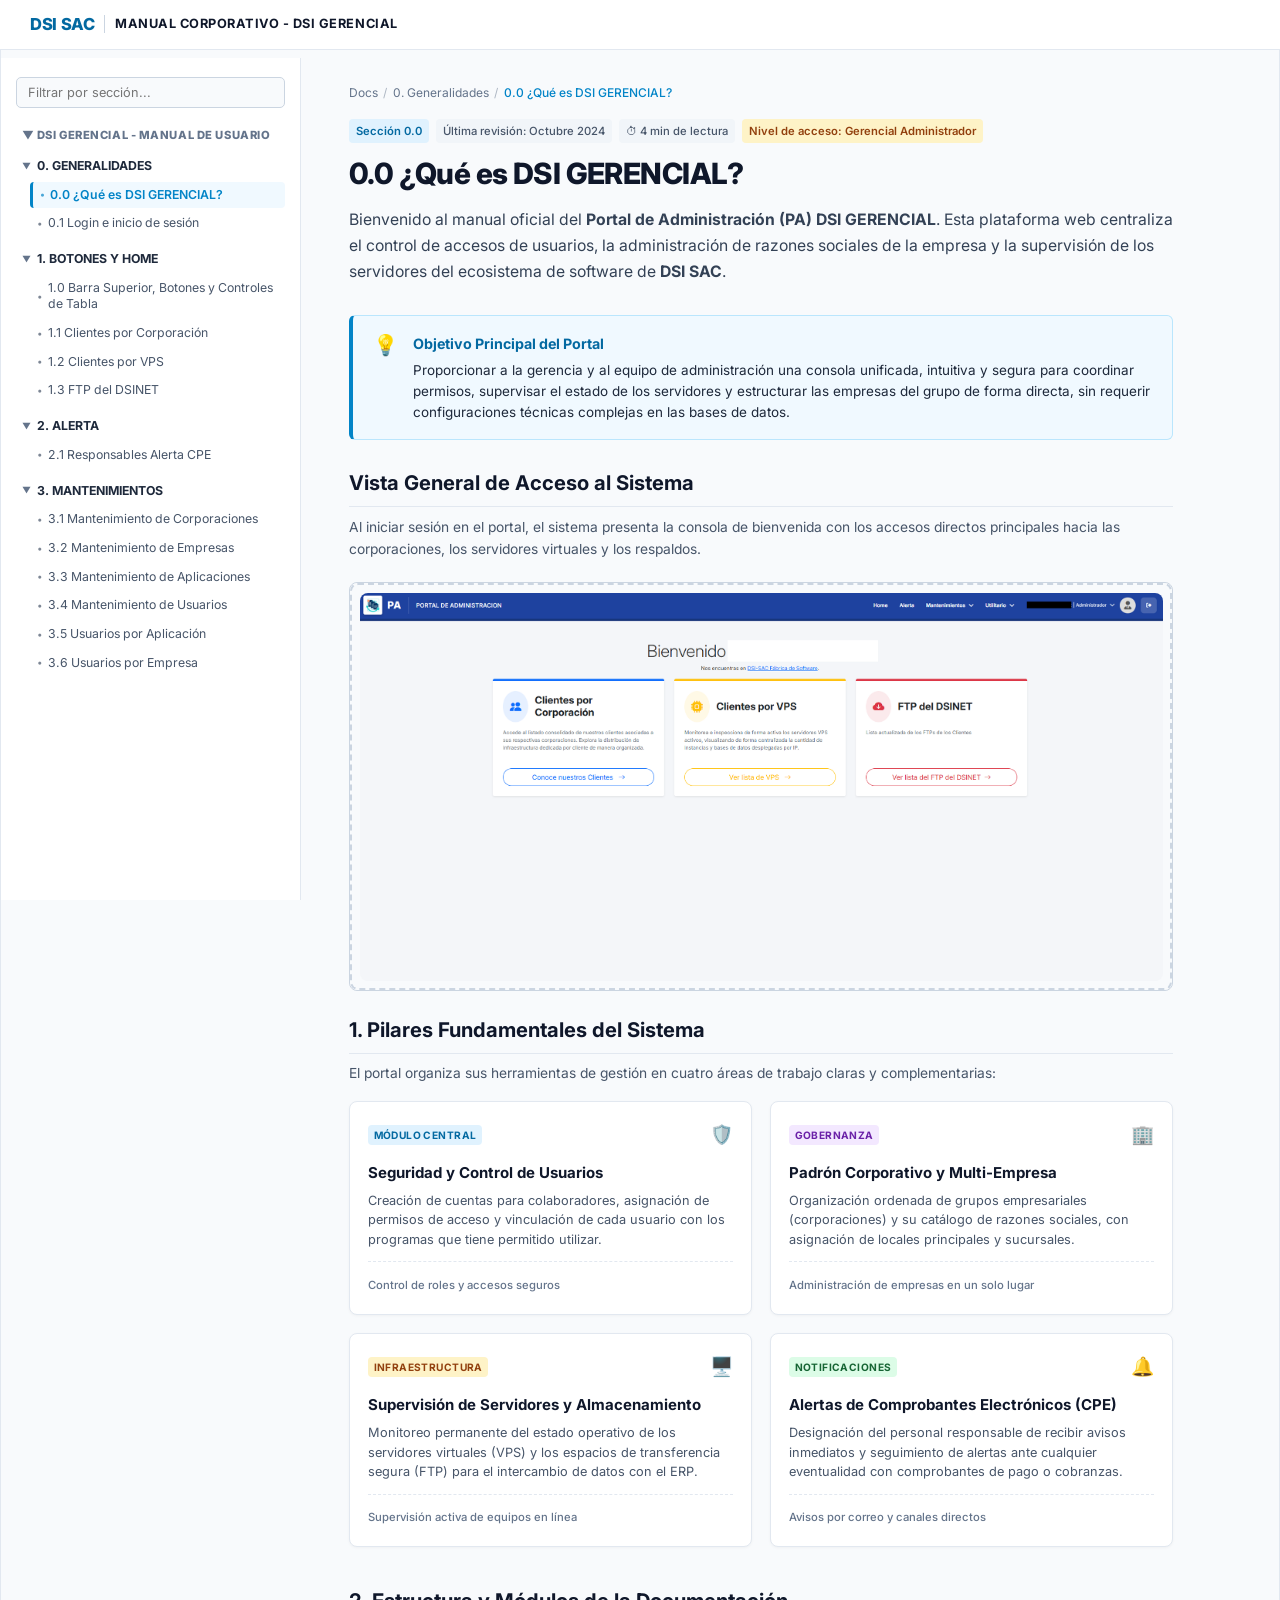
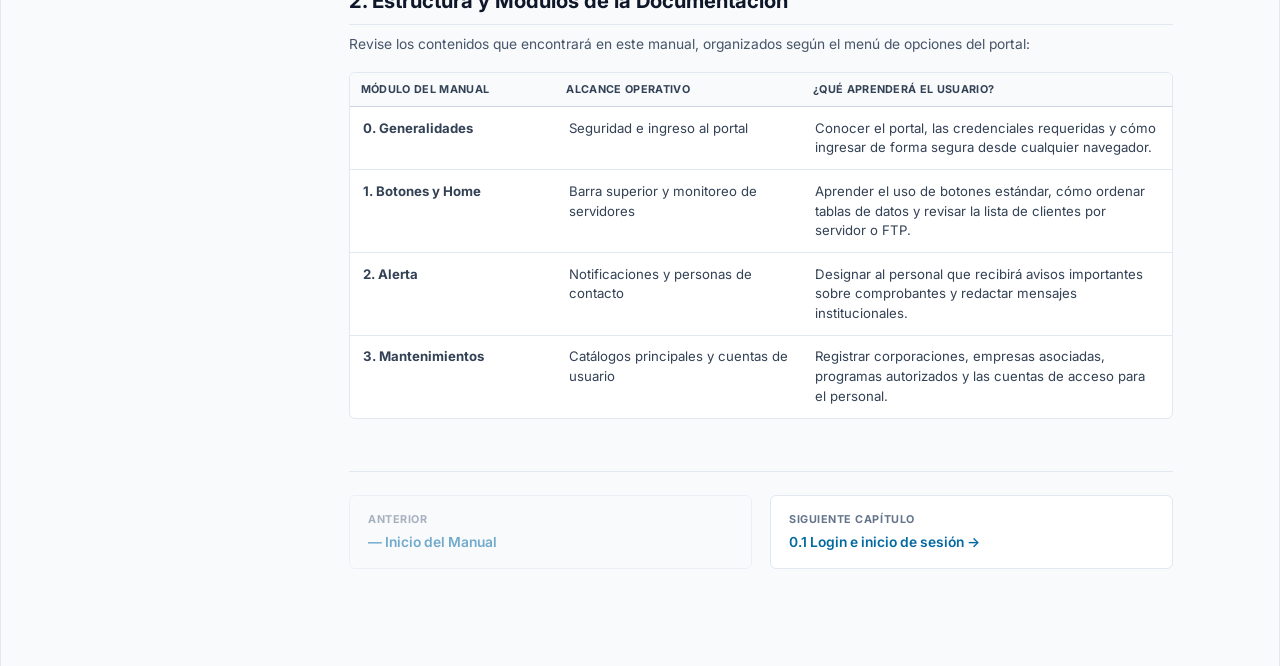
<file: index.html>
<!DOCTYPE html>
<html lang="es">
<head>
  <meta charset="UTF-8">
  <meta name="viewport" content="width=device-width, initial-scale=1.0">
  <title>0.0 ¿Qué es DSI GERENCIAL? | DSI GERENCIAL - MANUAL DE USUARIO</title>
  <link rel="preconnect" href="https://fonts.googleapis.com">
  <link rel="preconnect" href="https://fonts.gstatic.com" crossorigin>
  <link href="https://fonts.googleapis.com/css2?family=Inter:wght@400;500;600;700&display=swap" rel="stylesheet">
  <link rel="stylesheet" href="styles.css">
</head>
<body>

  <!-- Cabecera Global Simplificada -->
<header class="topbar">
  <div class="topbar-inner">
    
    <div class="topbar-left">
      <button class="mobile-toggle-btn" id="mobileMenuBtn" aria-label="Abrir menú de navegación">☰</button>
      <div class="brand-group">
        <span class="brand-logo">DSI SAC</span>
        <span class="brand-divider"></span>
        <span class="brand-title">MANUAL CORPORATIVO - DSI GERENCIAL</span>
      </div>
    </div>

    <!-- Bloque derecho vacío o reservado para no romper flexbox -->
    <div class="topbar-right" style="display: none;"></div>

  </div>
</header>

  <!-- Layout Principal de 2 Columnas -->
  <div class="layout-container">

    <!-- Columna 1: Sidebar Izquierdo (300px) -->
    <aside class="sidebar" id="sidebar">
      <div class="sidebar-search-area">
        <input type="text" id="sidebarFilter" placeholder="Filtrar por sección..." autocomplete="off">
      </div>

      <nav class="sidebar-navigation">
        <div class="sidebar-root-title">▼ DSI GERENCIAL - MANUAL DE USUARIO</div>

        <!-- Grupo 0: Generalidades -->
        <div class="nav-category" data-group="cat-0">
          <button class="category-toggle" aria-expanded="true">
            <span class="toggle-arrow">▼</span> 0. GENERALIDADES
          </button>
          <ul class="category-links" id="cat-0">
            <li>
              <a href="index.html" class="nav-item active">
                <span class="bullet">•</span> 0.0 ¿Qué es DSI GERENCIAL?
              </a>
            </li>
            <li>
              <a href="01-login.html" class="nav-item">
                <span class="bullet">•</span> 0.1 Login e inicio de sesión
              </a>
            </li>
          </ul>
        </div>

        <!-- Grupo 1: Botones y Home -->
        <div class="nav-category" data-group="cat-1">
          <button class="category-toggle" aria-expanded="true">
            <span class="toggle-arrow">▼</span> 1. BOTONES Y HOME
          </button>
          <ul class="category-links" id="cat-1">
            <li>
              <a href="10-botones-tablas.html" class="nav-item">
                <span class="bullet">•</span> 1.0 Barra Superior, Botones y Controles de Tabla
              </a>
            </li>
            <li>
              <a href="11-corporacion.html" class="nav-item">
                <span class="bullet">•</span> 1.1 Clientes por Corporación
              </a>
            </li>
            <li>
              <a href="12-vps.html" class="nav-item">
                <span class="bullet">•</span> 1.2 Clientes por VPS
              </a>
            </li>
            <li>
              <a href="13-ftp.html" class="nav-item">
                <span class="bullet">•</span> 1.3 FTP del DSINET
              </a>
            </li>
          </ul>
        </div>

        <!-- Grupo 2: Alerta -->
        <div class="nav-category" data-group="cat-2">
          <button class="category-toggle" aria-expanded="true">
            <span class="toggle-arrow">▼</span> 2. ALERTA
          </button>
          <ul class="category-links" id="cat-2">
            <li>
              <a href="21-alertas-cpe.html" class="nav-item">
                <span class="bullet">•</span> 2.1 Responsables Alerta CPE
              </a>
            </li>
          </ul>
        </div>

        <!-- Grupo 3: Mantenimientos -->
        <div class="nav-category" data-group="cat-3">
          <button class="category-toggle" aria-expanded="true">
            <span class="toggle-arrow">▼</span> 3. MANTENIMIENTOS
          </button>
          <ul class="category-links" id="cat-3">
            <li>
              <a href="31-corporaciones.html" class="nav-item">
                <span class="bullet">•</span> 3.1 Mantenimiento de Corporaciones
              </a>
            </li>
            <li>
              <a href="32-empresas.html" class="nav-item">
                <span class="bullet">•</span> 3.2 Mantenimiento de Empresas
              </a>
            </li>
            <li>
              <a href="33-aplicaciones.html" class="nav-item">
                <span class="bullet">•</span> 3.3 Mantenimiento de Aplicaciones
              </a>
            </li>
            <li>
              <a href="34-usuarios.html" class="nav-item">
                <span class="bullet">•</span> 3.4 Mantenimiento de Usuarios
              </a>
            </li>
            <li>
              <a href="35-usuarios-app.html" class="nav-item">
                <span class="bullet">•</span> 3.5 Usuarios por Aplicación
              </a>
            </li>
            <li>
              <a href="36-usuarios-empresa.html" class="nav-item">
                <span class="bullet">•</span> 3.6 Usuarios por Empresa
              </a>
            </li>
          </ul>
        </div>

      </nav>
    </aside>

    <!-- Overlay móvil -->
    <div class="sidebar-backdrop" id="sidebarBackdrop"></div>

    <!-- Columna 2: Área de Contenido Principal -->
    <main class="main-content">

      <!-- Breadcrumbs de Navegación -->
      <nav class="breadcrumb-trail" aria-label="Ruta de navegación">
        <a href="index.html">Docs</a>
        <span class="separator">/</span>
        <a href="index.html">0. Generalidades</a>
        <span class="separator">/</span>
        <span class="active-crumb">0.0 ¿Qué es DSI GERENCIAL?</span>
      </nav>

      <!-- Encabezado de Página -->
      <header class="doc-header">
        <div class="doc-meta-tags">
          <span class="meta-tag badge-section">Sección 0.0</span>
          <span class="meta-tag">Última revisión: Octubre 2024</span>
          <span class="meta-tag">⏱ 4 min de lectura</span>
          <span class="meta-tag badge-access">Nivel de acceso: Gerencial Administrador</span>
        </div>
        <h1 class="doc-title">0.0 ¿Qué es DSI GERENCIAL?</h1>
        <p class="doc-intro">
          Bienvenido al manual oficial del <strong>Portal de Administración (PA) DSI GERENCIAL</strong>. Esta plataforma web centraliza el control de accesos de usuarios, la administración de razones sociales de la empresa y la supervisión de los servidores del ecosistema de software de <strong>DSI SAC</strong>.
        </p>
      </header>

      <!-- Cuadro de Notas / Aviso Importante -->
      <div class="callout-box">
        <div class="callout-icon">💡</div>
        <div class="callout-body">
          <h2 class="callout-title">Objetivo Principal del Portal</h2>
          <p>
            Proporcionar a la gerencia y al equipo de administración una consola unificada, intuitiva y segura para coordinar permisos, supervisar el estado de los servidores y estructurar las empresas del grupo de forma directa, sin requerir configuraciones técnicas complejas en las bases de datos.
          </p>
        </div>
      </div>

      <!-- Tarjeta / Captura de Bienvenida de Figma -->
      <section class="content-section">
        <h2 class="section-heading">Vista General de Acceso al Sistema</h2>
        <p class="section-description">
          Al iniciar sesión en el portal, el sistema presenta la consola de bienvenida con los accesos directos principales hacia las corporaciones, los servidores virtuales y los respaldos.
        </p>
        
        <div class="screenshot-container">
        <div class="img-placeholder" style="width: 100%; padding: 0.5em; text-align: center;">
          <img src="IMAGENES/0.GENERALIDADES/0.0DSIGERENCIAL/image 150.png" 
              alt="Vista General de Acceso al Sistema" 
              style="width: 100%; height: auto; display: block; border-radius: 8px;">
        </div>
      </div>

      <!-- Sección 1: Pilares Fundamentales -->
      <section class="content-section">
        <h2 class="section-heading">1. Pilares Fundamentales del Sistema</h2>
        <p class="section-description">
          El portal organiza sus herramientas de gestión en cuatro áreas de trabajo claras y complementarias:
        </p>

        <div class="pillars-grid">
          
          <!-- Pilar 1 -->
          <article class="pillar-card">
            <div class="pillar-top">
              <span class="pillar-chip chip-blue">MÓDULO CENTRAL</span>
              <span class="pillar-icon">🛡️</span>
            </div>
            <h3 class="pillar-title">Seguridad y Control de Usuarios</h3>
            <p class="pillar-desc">
              Creación de cuentas para colaboradores, asignación de permisos de acceso y vinculación de cada usuario con los programas que tiene permitido utilizar.
            </p>
            <div class="pillar-footer">
              <span class="subtext-item">Control de roles y accesos seguros</span>
            </div>
          </article>

          <!-- Pilar 2 -->
          <article class="pillar-card">
            <div class="pillar-top">
              <span class="pillar-chip chip-purple">GOBERNANZA</span>
              <span class="pillar-icon">🏢</span>
            </div>
            <h3 class="pillar-title">Padrón Corporativo y Multi-Empresa</h3>
            <p class="pillar-desc">
              Organización ordenada de grupos empresariales (corporaciones) y su catálogo de razones sociales, con asignación de locales principales y sucursales.
            </p>
            <div class="pillar-footer">
              <span class="subtext-item">Administración de empresas en un solo lugar</span>
            </div>
          </article>

          <!-- Pilar 3 -->
          <article class="pillar-card">
            <div class="pillar-top">
              <span class="pillar-chip chip-amber">INFRAESTRUCTURA</span>
              <span class="pillar-icon">🖥️</span>
            </div>
            <h3 class="pillar-title">Supervisión de Servidores y Almacenamiento</h3>
            <p class="pillar-desc">
              Monitoreo permanente del estado operativo de los servidores virtuales (VPS) y los espacios de transferencia segura (FTP) para el intercambio de datos con el ERP.
            </p>
            <div class="pillar-footer">
              <span class="subtext-item">Supervisión activa de equipos en línea</span>
            </div>
          </article>

          <!-- Pilar 4 -->
          <article class="pillar-card">
            <div class="pillar-top">
              <span class="pillar-chip chip-green">NOTIFICACIONES</span>
              <span class="pillar-icon">🔔</span>
            </div>
            <h3 class="pillar-title">Alertas de Comprobantes Electrónicos (CPE)</h3>
            <p class="pillar-desc">
              Designación del personal responsable de recibir avisos inmediatos y seguimiento de alertas ante cualquier eventualidad con comprobantes de pago o cobranzas.
            </p>
            <div class="pillar-footer">
              <span class="subtext-item">Avisos por correo y canales directos</span>
            </div>
          </article>

        </div>
      </section>

      <!-- Sección 2: Estructura del Manual -->
      <section class="content-section">
        <h2 class="section-heading">2. Estructura y Módulos de la Documentación</h2>
        <p class="section-description">
          Revise los contenidos que encontrará en este manual, organizados según el menú de opciones del portal:
        </p>

        <div class="table-responsive-wrapper">
          <table class="manual-table">
            <thead>
              <tr>
                <th style="width: 25%;">MÓDULO DEL MANUAL</th>
                <th style="width: 30%;">ALCANCE OPERATIVO</th>
                <th style="width: 45%;">¿QUÉ APRENDERÁ EL USUARIO?</th>
              </tr>
            </thead>
            <tbody>
              <tr>
                <td><strong>0. Generalidades</strong></td>
                <td>Seguridad e ingreso al portal</td>
                <td>Conocer el portal, las credenciales requeridas y cómo ingresar de forma segura desde cualquier navegador.</td>
              </tr>
              <tr>
                <td><strong>1. Botones y Home</strong></td>
                <td>Barra superior y monitoreo de servidores</td>
                <td>Aprender el uso de botones estándar, cómo ordenar tablas de datos y revisar la lista de clientes por servidor o FTP.</td>
              </tr>
              <tr>
                <td><strong>2. Alerta</strong></td>
                <td>Notificaciones y personas de contacto</td>
                <td>Designar al personal que recibirá avisos importantes sobre comprobantes y redactar mensajes institucionales.</td>
              </tr>
              <tr>
                <td><strong>3. Mantenimientos</strong></td>
                <td>Catálogos principales y cuentas de usuario</td>
                <td>Registrar corporaciones, empresas asociadas, programas autorizados y las cuentas de acceso para el personal.</td>
              </tr>
            </tbody>
          </table>
        </div>
      </section>

      <!-- Paginación Inferior -->
      <footer class="pagination-footer">
        <div class="pagination-card disabled">
          <span class="pagination-direction">ANTERIOR</span>
          <span class="pagination-title">— Inicio del Manual</span>
        </div>
        <a href="01-login.html" class="pagination-card active-card">
          <span class="pagination-direction">SIGUIENTE CAPÍTULO</span>
          <span class="pagination-title">0.1 Login e inicio de sesión →</span>
        </a>
      </footer>

    </main>

  </div>

  <script src="script.js"></script>
</body>
</html>
</file>
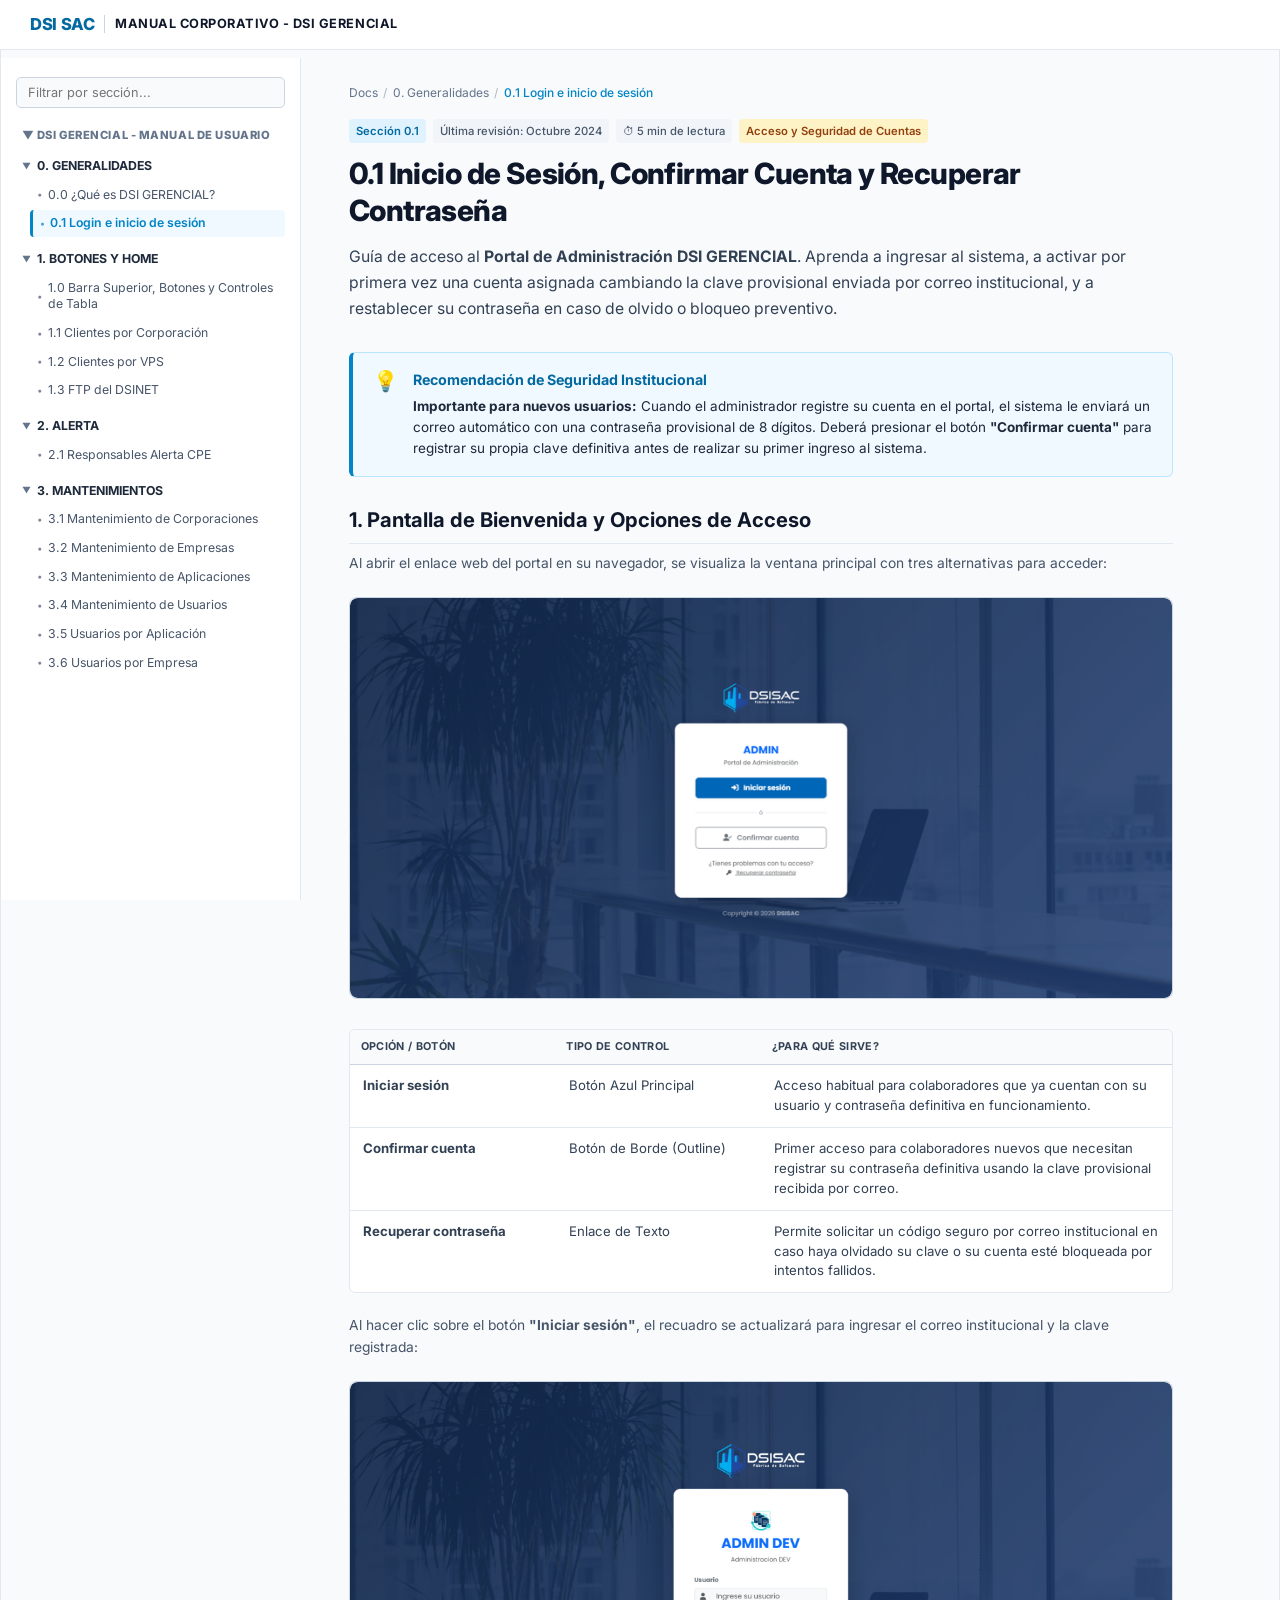
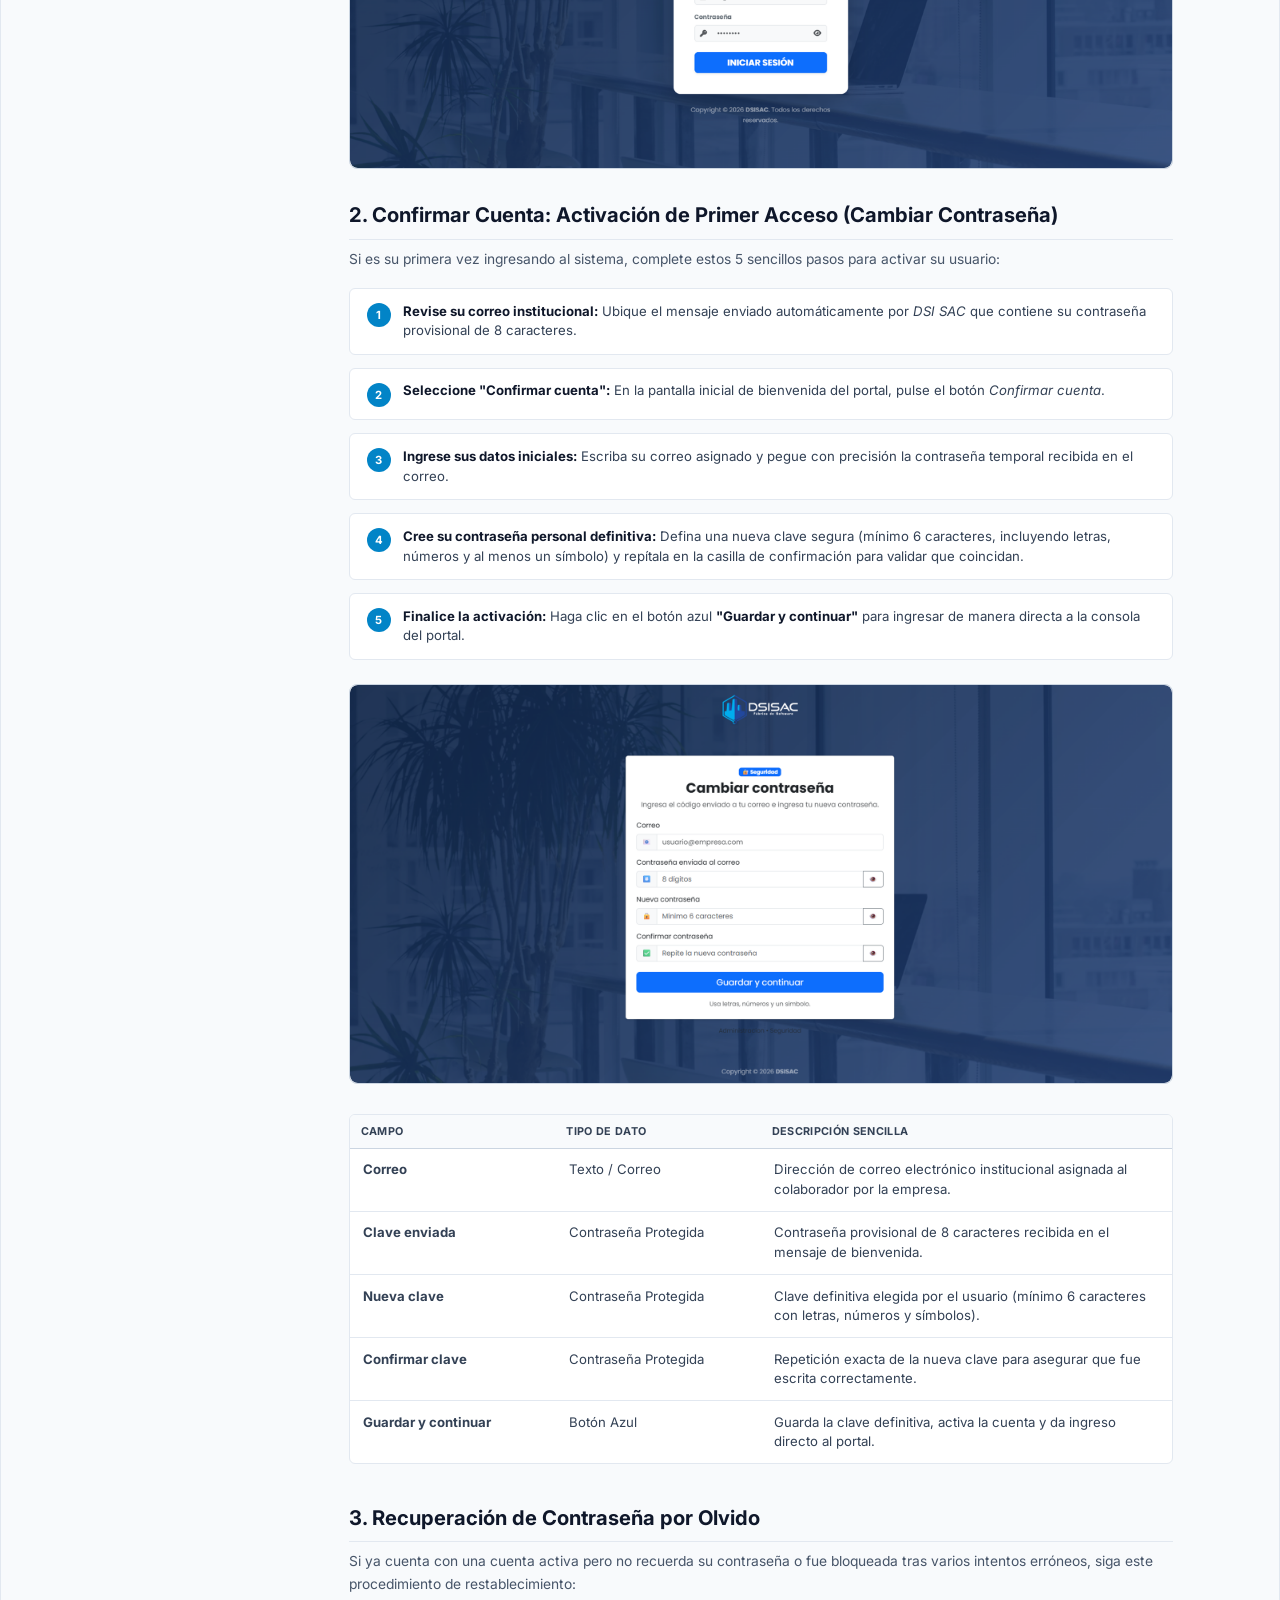
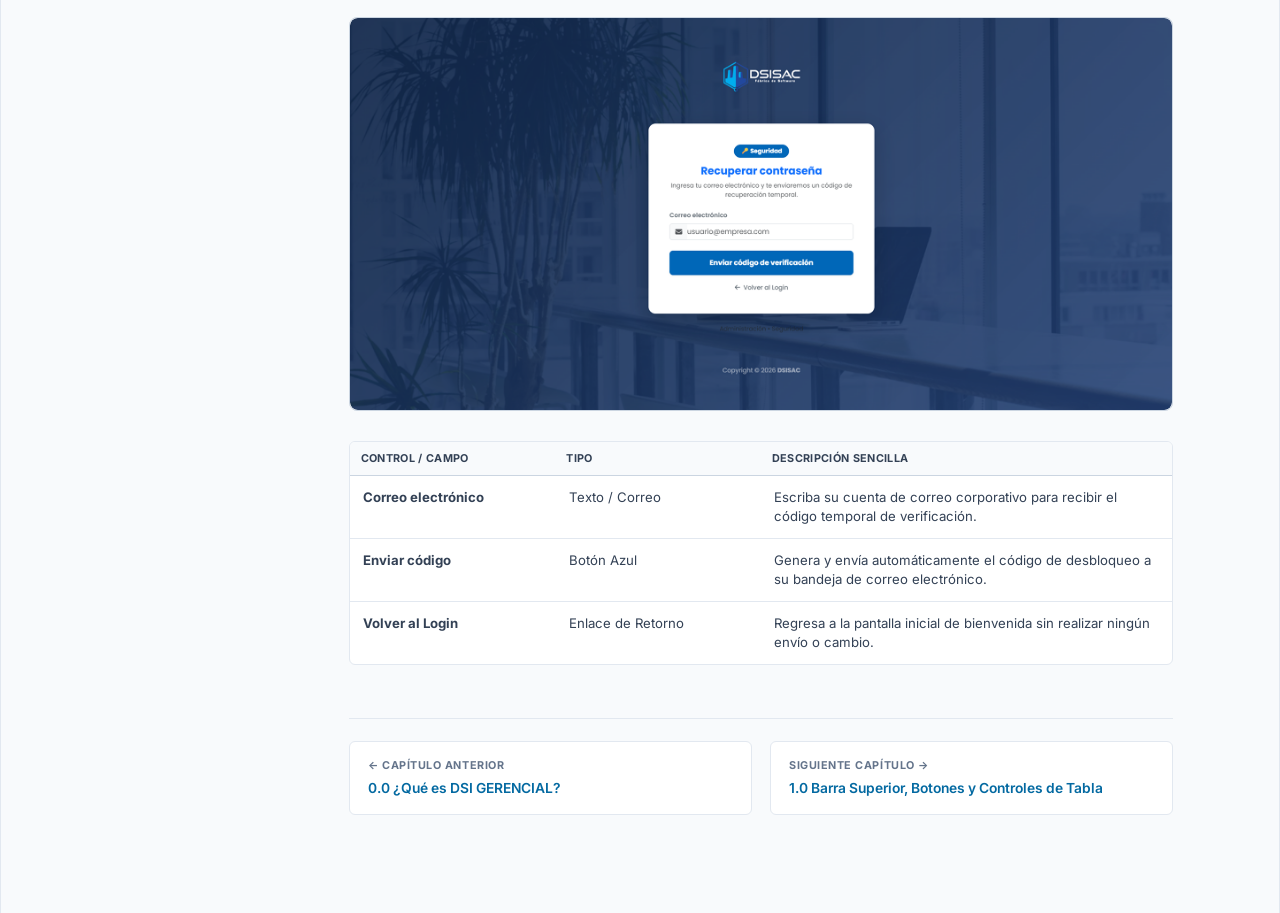
<file: 01-login.html>
<!DOCTYPE html>
<html lang="es">
<head>
  <meta charset="UTF-8">
  <meta name="viewport" content="width=device-width, initial-scale=1.0">
  <title>0.1 Login e inicio de sesión | DSI GERENCIAL - MANUAL DE USUARIO</title>
  <link rel="preconnect" href="https://fonts.googleapis.com">
  <link rel="preconnect" href="https://fonts.gstatic.com" crossorigin>
  <link href="https://fonts.googleapis.com/css2?family=Inter:wght@400;500;600;700&display=swap" rel="stylesheet">
  <link rel="stylesheet" href="styles.css">
</head>
<body>

  <!-- Cabecera Global Simplificada -->
<header class="topbar">
  <div class="topbar-inner">
    
    <div class="topbar-left">
      <button class="mobile-toggle-btn" id="mobileMenuBtn" aria-label="Abrir menú de navegación">☰</button>
      <div class="brand-group">
        <span class="brand-logo">DSI SAC</span>
        <span class="brand-divider"></span>
        <span class="brand-title">MANUAL CORPORATIVO - DSI GERENCIAL</span>
      </div>
    </div>

    <!-- Bloque derecho vacío o reservado para no romper flexbox -->
    <div class="topbar-right" style="display: none;"></div>

  </div>
</header>

  <!-- Layout Principal de 2 Columnas -->
  <div class="layout-container">

    <!-- Columna 1: Menú Lateral Izquierdo (Sidebar) -->
    <aside class="sidebar" id="sidebar">
      <div class="sidebar-search-area">
        <input type="text" id="sidebarFilter" placeholder="Filtrar por sección..." autocomplete="off">
      </div>

      <nav class="sidebar-navigation">
        <div class="sidebar-root-title">▼ DSI GERENCIAL - MANUAL DE USUARIO</div>

        <!-- Grupo 0: Generalidades -->
        <div class="nav-category" data-group="cat-0">
          <button class="category-toggle" aria-expanded="true">
            <span class="toggle-arrow">▼</span> 0. GENERALIDADES
          </button>
          <ul class="category-links" id="cat-0">
            <li>
              <a href="index.html" class="nav-item">
                <span class="bullet">•</span> 0.0 ¿Qué es DSI GERENCIAL?
              </a>
            </li>
            <li>
              <a href="01-login.html" class="nav-item active">
                <span class="bullet">•</span> 0.1 Login e inicio de sesión
              </a>
            </li>
          </ul>
        </div>

        <!-- Grupo 1: Botones y Home -->
        <div class="nav-category" data-group="cat-1">
          <button class="category-toggle" aria-expanded="true">
            <span class="toggle-arrow">▼</span> 1. BOTONES Y HOME
          </button>
          <ul class="category-links" id="cat-1">
            <li>
              <a href="10-botones-tablas.html" class="nav-item">
                <span class="bullet">•</span> 1.0 Barra Superior, Botones y Controles de Tabla
              </a>
            </li>
            <li>
              <a href="11-corporacion.html" class="nav-item">
                <span class="bullet">•</span> 1.1 Clientes por Corporación
              </a>
            </li>
            <li>
              <a href="12-vps.html" class="nav-item">
                <span class="bullet">•</span> 1.2 Clientes por VPS
              </a>
            </li>
            <li>
              <a href="13-ftp.html" class="nav-item">
                <span class="bullet">•</span> 1.3 FTP del DSINET
              </a>
            </li>
          </ul>
        </div>

        <!-- Grupo 2: Alerta -->
        <div class="nav-category" data-group="cat-2">
          <button class="category-toggle" aria-expanded="true">
            <span class="toggle-arrow">▼</span> 2. ALERTA
          </button>
          <ul class="category-links" id="cat-2">
            <li>
              <a href="21-alertas-cpe.html" class="nav-item">
                <span class="bullet">•</span> 2.1 Responsables Alerta CPE
              </a>
            </li>
          </ul>
        </div>

        <!-- Grupo 3: Mantenimientos -->
        <div class="nav-category" data-group="cat-3">
          <button class="category-toggle" aria-expanded="true">
            <span class="toggle-arrow">▼</span> 3. MANTENIMIENTOS
          </button>
          <ul class="category-links" id="cat-3">
            <li>
              <a href="31-corporaciones.html" class="nav-item">
                <span class="bullet">•</span> 3.1 Mantenimiento de Corporaciones
              </a>
            </li>
            <li>
              <a href="32-empresas.html" class="nav-item">
                <span class="bullet">•</span> 3.2 Mantenimiento de Empresas
              </a>
            </li>
            <li>
              <a href="33-aplicaciones.html" class="nav-item">
                <span class="bullet">•</span> 3.3 Mantenimiento de Aplicaciones
              </a>
            </li>
            <li>
              <a href="34-usuarios.html" class="nav-item">
                <span class="bullet">•</span> 3.4 Mantenimiento de Usuarios
              </a>
            </li>
            <li>
              <a href="35-usuarios-app.html" class="nav-item">
                <span class="bullet">•</span> 3.5 Usuarios por Aplicación
              </a>
            </li>
            <li>
              <a href="36-usuarios-empresa.html" class="nav-item">
                <span class="bullet">•</span> 3.6 Usuarios por Empresa
              </a>
            </li>
          </ul>
        </div>

      </nav>
    </aside>

    <!-- Fondo oscuro de bloqueo para móviles -->
    <div class="sidebar-backdrop" id="sidebarBackdrop"></div>

    <!-- Columna 2: Contenido Principal -->
    <main class="main-content">

      <!-- Breadcrumbs de Navegación -->
      <nav class="breadcrumb-trail" aria-label="Ruta de navegación">
        <a href="index.html">Docs</a>
        <span class="separator">/</span>
        <a href="index.html">0. Generalidades</a>
        <span class="separator">/</span>
        <span class="active-crumb">0.1 Login e inicio de sesión</span>
      </nav>

      <!-- Encabezado del Artículo -->
      <header class="doc-header">
        <div class="doc-meta-tags">
          <span class="meta-tag badge-section">Sección 0.1</span>
          <span class="meta-tag">Última revisión: Octubre 2024</span>
          <span class="meta-tag">⏱ 5 min de lectura</span>
          <span class="meta-tag badge-access">Acceso y Seguridad de Cuentas</span>
        </div>
        <h1 class="doc-title">0.1 Inicio de Sesión, Confirmar Cuenta y Recuperar Contraseña</h1>
        <p class="doc-intro">
          Guía de acceso al <strong>Portal de Administración DSI GERENCIAL</strong>. Aprenda a ingresar al sistema, a activar por primera vez una cuenta asignada cambiando la clave provisional enviada por correo institucional, y a restablecer su contraseña en caso de olvido o bloqueo preventivo.
        </p>
      </header>

      <!-- Cuadro de Aviso Institucional -->
      <div class="callout-box">
        <div class="callout-icon">💡</div>
        <div class="callout-body">
          <h2 class="callout-title">Recomendación de Seguridad Institucional</h2>
          <p>
            <strong>Importante para nuevos usuarios:</strong> Cuando el administrador registre su cuenta en el portal, el sistema le enviará un correo automático con una contraseña provisional de 8 dígitos. Deberá presionar el botón <strong>"Confirmar cuenta"</strong> para registrar su propia clave definitiva antes de realizar su primer ingreso al sistema.
          </p>
        </div>
      </div>

      <!-- Sección 1: Bienvenida y Opciones de Acceso -->
      <section class="content-section">
        <h2 class="section-heading">1. Pantalla de Bienvenida y Opciones de Acceso</h2>
        <p class="section-description">
          Al abrir el enlace web del portal en su navegador, se visualiza la ventana principal con tres alternativas para acceder:
        </p>

        <!-- Placeholder 1: Hub de Entrada / Bienvenida -->
        <div class="screenshot-container" style="margin-bottom: 2em;">
          <img src="IMAGENES/0.GENERALIDADES/0.1INICIO/image 145.png" 
               alt="Ventana Principal de Acceso" 
               style="width: 100%; height: auto; display: block; border-radius: 8px;">
        </div>

        <div class="table-responsive-wrapper">
          <table class="manual-table">
            <thead>
              <tr>
                <th style="width: 25%;">OPCIÓN / BOTÓN</th>
                <th style="width: 25%;">TIPO DE CONTROL</th>
                <th style="width: 50%;">¿PARA QUÉ SIRVE?</th>
              </tr>
            </thead>
            <tbody>
              <tr>
                <td><strong>Iniciar sesión</strong></td>
                <td>Botón Azul Principal</td>
                <td>Acceso habitual para colaboradores que ya cuentan con su usuario y contraseña definitiva en funcionamiento.</td>
              </tr>
              <tr>
                <td><strong>Confirmar cuenta</strong></td>
                <td>Botón de Borde (Outline)</td>
                <td>Primer acceso para colaboradores nuevos que necesitan registrar su contraseña definitiva usando la clave provisional recibida por correo.</td>
              </tr>
              <tr>
                <td><strong>Recuperar contraseña</strong></td>
                <td>Enlace de Texto</td>
                <td>Permite solicitar un código seguro por correo institucional en caso haya olvidado su clave o su cuenta esté bloqueada por intentos fallidos.</td>
              </tr>
            </tbody>
          </table>
        </div>

        <p class="section-description" style="margin-top: 1.5em;">
          Al hacer clic sobre el botón <strong>"Iniciar sesión"</strong>, el recuadro se actualizará para ingresar el correo institucional y la clave registrada:
        </p>

        <!-- Placeholder 2: Formulario Login Iniciar Sesión -->
        <div class="screenshot-container" style="margin-bottom: 2em;">
          <img src="IMAGENES/0.GENERALIDADES/0.1INICIO/image 148.png" 
               alt="Ventana Principal de Acceso" 
               style="width: 100%; height: auto; display: block; border-radius: 8px;">
        </div>

      <!-- Sección 2: Confirmar Cuenta y Primer Acceso -->
      <section class="content-section">
        <h2 class="section-heading">2. Confirmar Cuenta: Activación de Primer Acceso (Cambiar Contraseña)</h2>
        <p class="section-description">
          Si es su primera vez ingresando al sistema, complete estos 5 sencillos pasos para activar su usuario:
        </p>

        <!-- Pasos numerados estilo Microsoft Learn -->
        <div class="step-guide">
          <div class="step-item">
            <span class="step-number">1</span>
            <div class="step-body">
              <strong>Revise su correo institucional:</strong> Ubique el mensaje enviado automáticamente por <em>DSI SAC</em> que contiene su contraseña provisional de 8 caracteres.
            </div>
          </div>
          <div class="step-item">
            <span class="step-number">2</span>
            <div class="step-body">
              <strong>Seleccione "Confirmar cuenta":</strong> En la pantalla inicial de bienvenida del portal, pulse el botón <em>Confirmar cuenta</em>.
            </div>
          </div>
          <div class="step-item">
            <span class="step-number">3</span>
            <div class="step-body">
              <strong>Ingrese sus datos iniciales:</strong> Escriba su correo asignado y pegue con precisión la contraseña temporal recibida en el correo.
            </div>
          </div>
          <div class="step-item">
            <span class="step-number">4</span>
            <div class="step-body">
              <strong>Cree su contraseña personal definitiva:</strong> Defina una nueva clave segura (mínimo 6 caracteres, incluyendo letras, números y al menos un símbolo) y repítala en la casilla de confirmación para validar que coincidan.
            </div>
          </div>
          <div class="step-item">
            <span class="step-number">5</span>
            <div class="step-body">
              <strong>Finalice la activación:</strong> Haga clic en el botón azul <strong>"Guardar y continuar"</strong> para ingresar de manera directa a la consola del portal.
            </div>
          </div>
        </div>

        <!-- Placeholder 3: Modal Cambiar Contraseña -->
        <div class="screenshot-container" style="margin-bottom: 2em;">
          <img src="IMAGENES/0.GENERALIDADES/0.1INICIO/image 146.png" 
               alt="Ventana Principal de Acceso" 
               style="width: 100%; height: auto; display: block; border-radius: 8px;">
        </div>

        <div class="table-responsive-wrapper">
          <table class="manual-table">
            <thead>
              <tr>
                <th style="width: 25%;">CAMPO</th>
                <th style="width: 25%;">TIPO DE DATO</th>
                <th style="width: 50%;">DESCRIPCIÓN SENCILLA</th>
              </tr>
            </thead>
            <tbody>
              <tr>
                <td><strong>Correo</strong></td>
                <td>Texto / Correo</td>
                <td>Dirección de correo electrónico institucional asignada al colaborador por la empresa.</td>
              </tr>
              <tr>
                <td><strong>Clave enviada</strong></td>
                <td>Contraseña Protegida</td>
                <td>Contraseña provisional de 8 caracteres recibida en el mensaje de bienvenida.</td>
              </tr>
              <tr>
                <td><strong>Nueva clave</strong></td>
                <td>Contraseña Protegida</td>
                <td>Clave definitiva elegida por el usuario (mínimo 6 caracteres con letras, números y símbolos).</td>
              </tr>
              <tr>
                <td><strong>Confirmar clave</strong></td>
                <td>Contraseña Protegida</td>
                <td>Repetición exacta de la nueva clave para asegurar que fue escrita correctamente.</td>
              </tr>
              <tr>
                <td><strong>Guardar y continuar</strong></td>
                <td>Botón Azul</td>
                <td>Guarda la clave definitiva, activa la cuenta y da ingreso directo al portal.</td>
              </tr>
            </tbody>
          </table>
        </div>
      </section>

      <!-- Sección 3: Recuperación de Contraseña -->
      <section class="content-section">
        <h2 class="section-heading">3. Recuperación de Contraseña por Olvido</h2>
        <p class="section-description">
          Si ya cuenta con una cuenta activa pero no recuerda su contraseña o fue bloqueada tras varios intentos erróneos, siga este procedimiento de restablecimiento:
        </p>

        <!-- Placeholder 4: Formulario Recuperar Contraseña -->
        <div class="screenshot-container" style="margin-bottom: 2em;">
          <img src="IMAGENES/0.GENERALIDADES/0.1INICIO/image 147.png" 
               alt="Ventana Principal de Acceso" 
               style="width: 100%; height: auto; display: block; border-radius: 8px;">
        </div>

        <div class="table-responsive-wrapper">
          <table class="manual-table">
            <thead>
              <tr>
                <th style="width: 25%;">CONTROL / CAMPO</th>
                <th style="width: 25%;">TIPO</th>
                <th style="width: 50%;">DESCRIPCIÓN SENCILLA</th>
              </tr>
            </thead>
            <tbody>
              <tr>
                <td><strong>Correo electrónico</strong></td>
                <td>Texto / Correo</td>
                <td>Escriba su cuenta de correo corporativo para recibir el código temporal de verificación.</td>
              </tr>
              <tr>
                <td><strong>Enviar código</strong></td>
                <td>Botón Azul</td>
                <td>Genera y envía automáticamente el código de desbloqueo a su bandeja de correo electrónico.</td>
              </tr>
              <tr>
                <td><strong>Volver al Login</strong></td>
                <td>Enlace de Retorno</td>
                <td>Regresa a la pantalla inicial de bienvenida sin realizar ningún envío o cambio.</td>
              </tr>
            </tbody>
          </table>
        </div>
      </section>

      <!-- Paginación Inferior -->
      <footer class="pagination-footer">
        <a href="index.html" class="pagination-card active-card">
          <span class="pagination-direction">← CAPÍTULO ANTERIOR</span>
          <span class="pagination-title">0.0 ¿Qué es DSI GERENCIAL?</span>
        </a>
        <a href="10-botones-tablas.html" class="pagination-card active-card">
          <span class="pagination-direction">SIGUIENTE CAPÍTULO →</span>
          <span class="pagination-title">1.0 Barra Superior, Botones y Controles de Tabla</span>
        </a>
      </footer>

    </main>

  </div>

  <script src="script.js"></script>
</body>
</html>
</file>
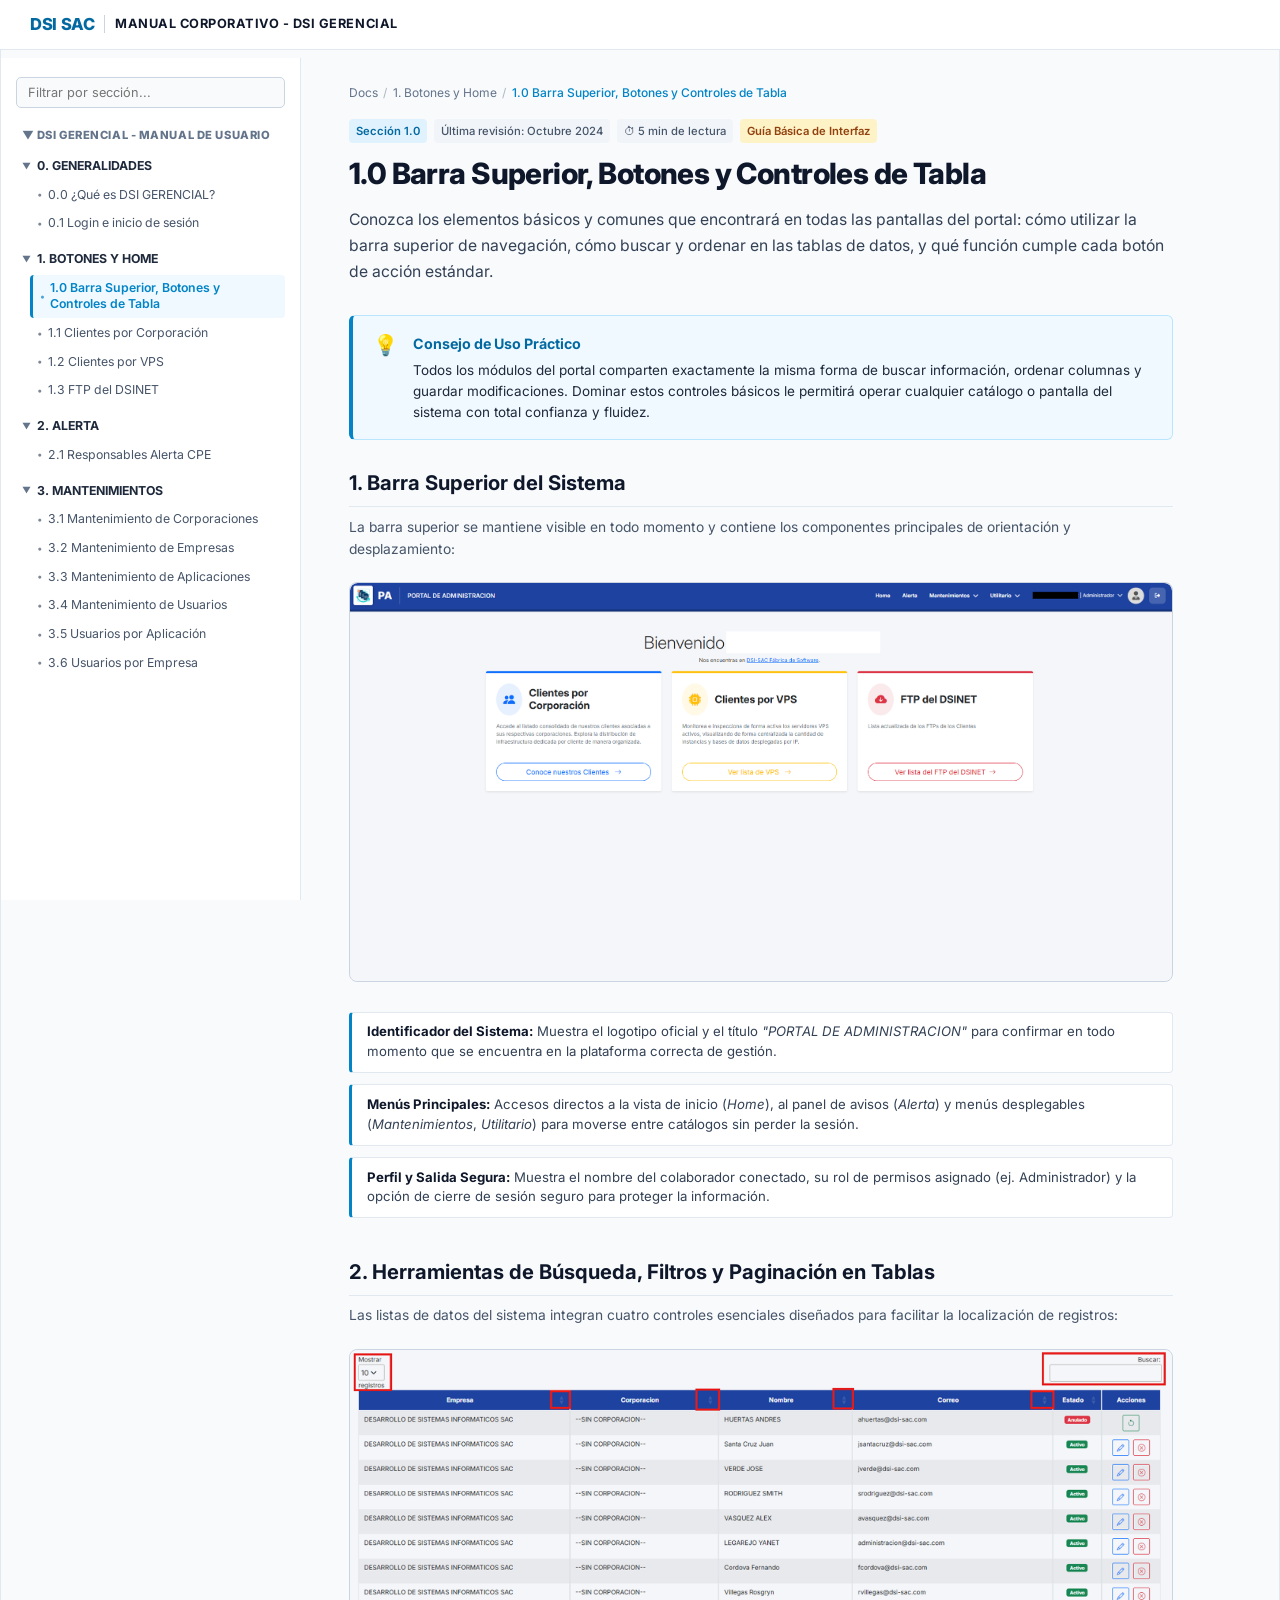
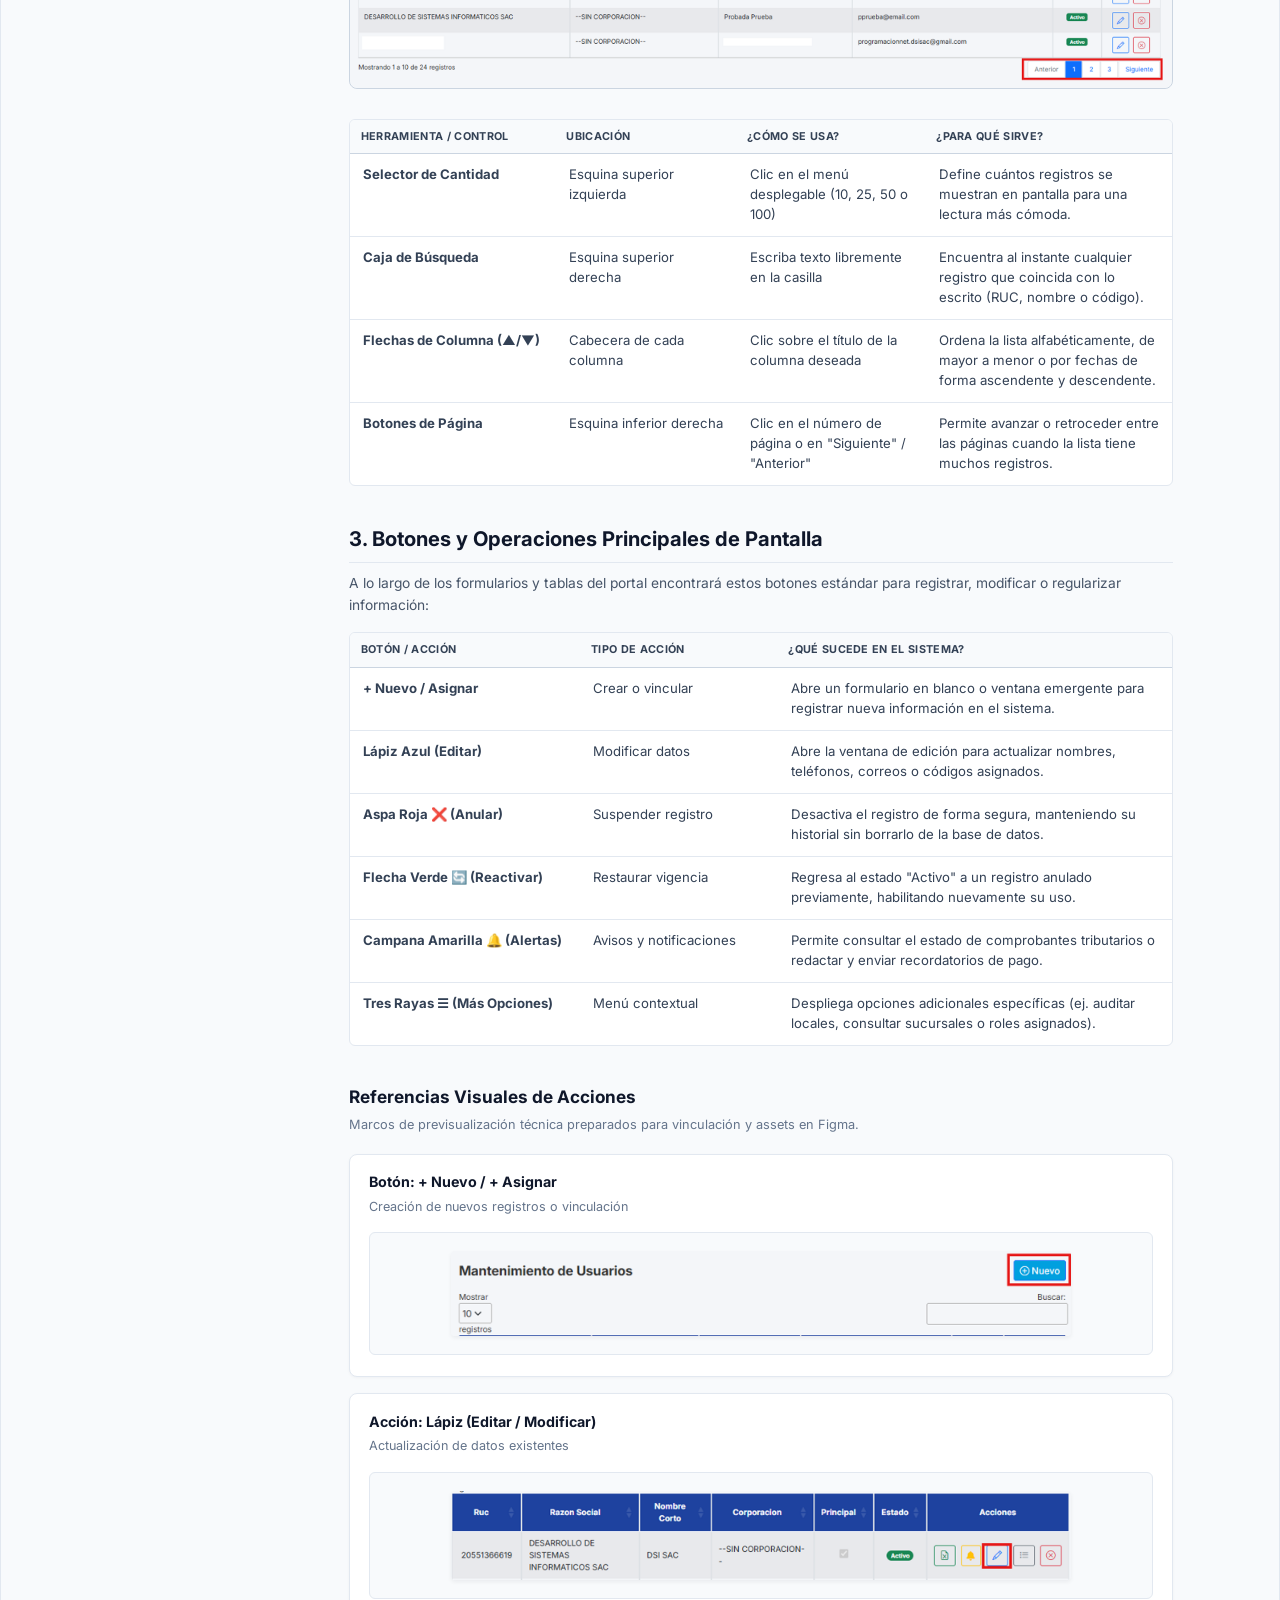
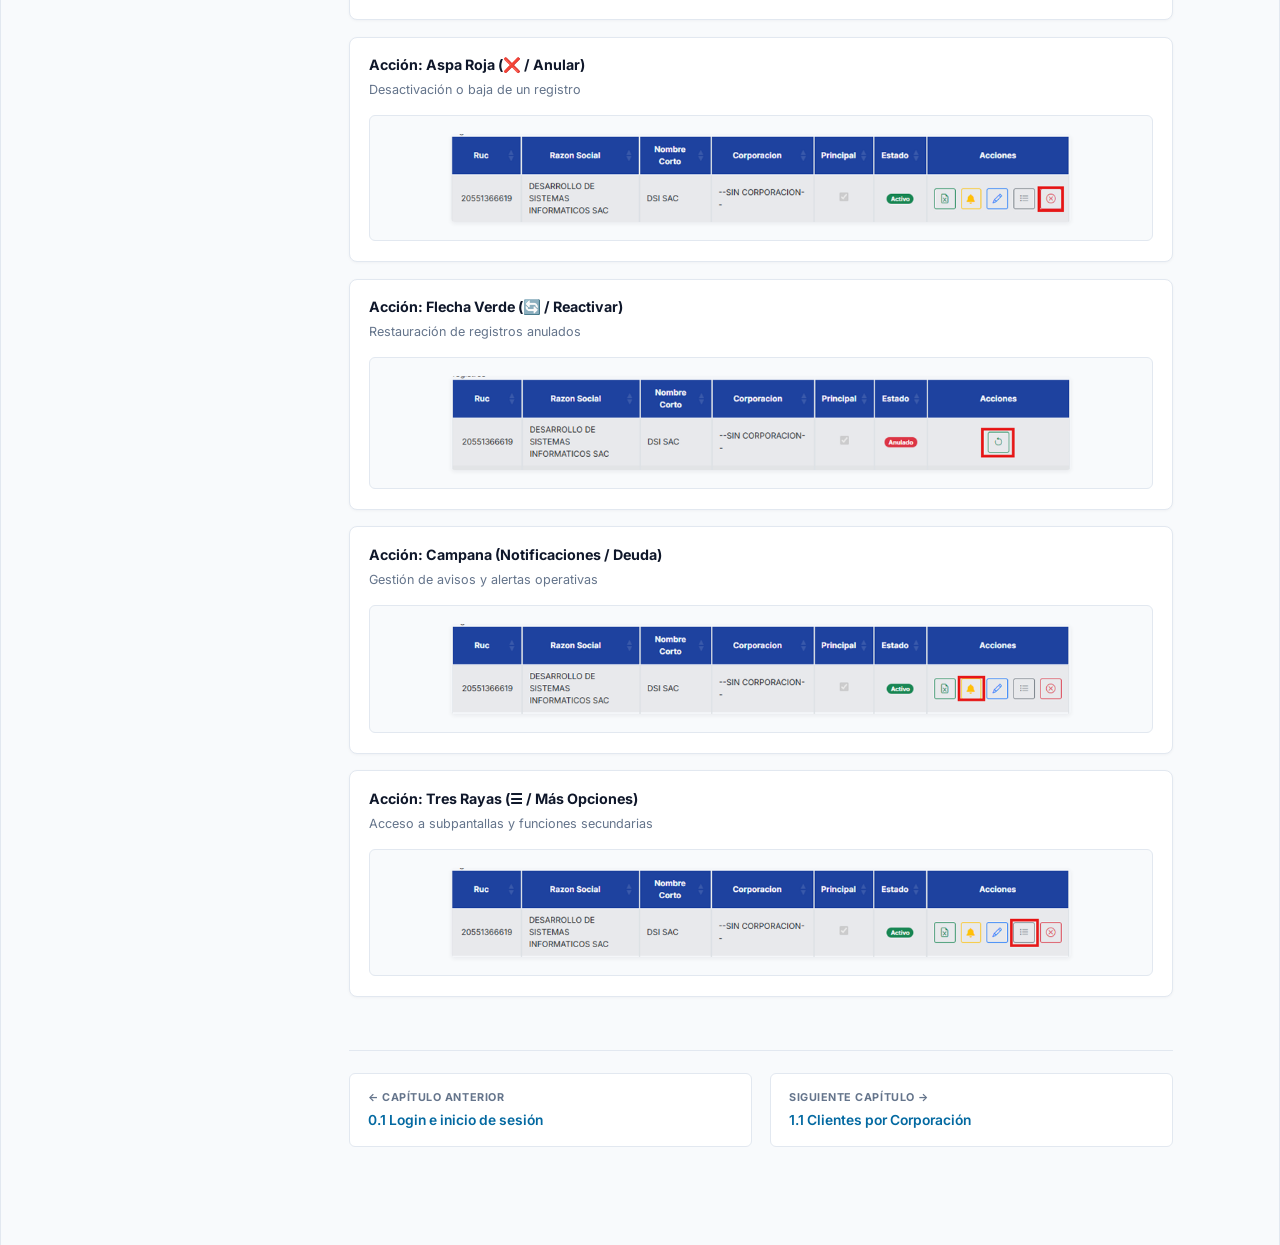
<file: 10-botones-tablas.html>
<!DOCTYPE html>
<html lang="es">
<head>
  <meta charset="UTF-8">
  <meta name="viewport" content="width=device-width, initial-scale=1.0">
  <title>1.0 Barra Superior, Botones y Controles de Tabla | DSI GERENCIAL - MANUAL DE USUARIO</title>
  <link rel="preconnect" href="https://fonts.googleapis.com">
  <link rel="preconnect" href="https://fonts.gstatic.com" crossorigin>
  <link href="https://fonts.googleapis.com/css2?family=Inter:wght@400;500;600;700&display=swap" rel="stylesheet">
  <link rel="stylesheet" href="styles.css">
</head>
<body>

  <!-- Cabecera Global Ordenada -->
 <header class="topbar">
  <div class="topbar-inner">
    
    <div class="topbar-left">
      <button class="mobile-toggle-btn" id="mobileMenuBtn" aria-label="Abrir menú de navegación">☰</button>
      <div class="brand-group">
        <span class="brand-logo">DSI SAC</span>
        <span class="brand-divider"></span>
        <span class="brand-title">MANUAL CORPORATIVO - DSI GERENCIAL</span>
      </div>
    </div>

    <!-- Bloque derecho vacío o reservado para no romper flexbox -->
    <div class="topbar-right" style="display: none;"></div>

  </div>
</header>

  <!-- Layout Principal de 2 Columnas -->
  <div class="layout-container">

    <!-- Columna 1: Menú Lateral Izquierdo (Sidebar) -->
    <aside class="sidebar" id="sidebar">
      <div class="sidebar-search-area">
        <input type="text" id="sidebarFilter" placeholder="Filtrar por sección..." autocomplete="off">
      </div>

      <nav class="sidebar-navigation">
        <div class="sidebar-root-title">▼ DSI GERENCIAL - MANUAL DE USUARIO</div>

        <!-- Grupo 0: Generalidades -->
        <div class="nav-category" data-group="cat-0">
          <button class="category-toggle" aria-expanded="true">
            <span class="toggle-arrow">▼</span> 0. GENERALIDADES
          </button>
          <ul class="category-links" id="cat-0">
            <li>
              <a href="index.html" class="nav-item">
                <span class="bullet">•</span> 0.0 ¿Qué es DSI GERENCIAL?
              </a>
            </li>
            <li>
              <a href="01-login.html" class="nav-item">
                <span class="bullet">•</span> 0.1 Login e inicio de sesión
              </a>
            </li>
          </ul>
        </div>

        <!-- Grupo 1: Botones y Home -->
        <div class="nav-category" data-group="cat-1">
          <button class="category-toggle" aria-expanded="true">
            <span class="toggle-arrow">▼</span> 1. BOTONES Y HOME
          </button>
          <ul class="category-links" id="cat-1">
            <li>
              <a href="10-botones-tablas.html" class="nav-item active">
                <span class="bullet">•</span> 1.0 Barra Superior, Botones y Controles de Tabla
              </a>
            </li>
            <li>
              <a href="11-corporacion.html" class="nav-item">
                <span class="bullet">•</span> 1.1 Clientes por Corporación
              </a>
            </li>
            <li>
              <a href="12-vps.html" class="nav-item">
                <span class="bullet">•</span> 1.2 Clientes por VPS
              </a>
            </li>
            <li>
              <a href="13-ftp.html" class="nav-item">
                <span class="bullet">•</span> 1.3 FTP del DSINET
              </a>
            </li>
          </ul>
        </div>

        <!-- Grupo 2: Alerta -->
        <div class="nav-category" data-group="cat-2">
          <button class="category-toggle" aria-expanded="true">
            <span class="toggle-arrow">▼</span> 2. ALERTA
          </button>
          <ul class="category-links" id="cat-2">
            <li>
              <a href="21-alertas-cpe.html" class="nav-item">
                <span class="bullet">•</span> 2.1 Responsables Alerta CPE
              </a>
            </li>
          </ul>
        </div>

        <!-- Grupo 3: Mantenimientos -->
        <div class="nav-category" data-group="cat-3">
          <button class="category-toggle" aria-expanded="true">
            <span class="toggle-arrow">▼</span> 3. MANTENIMIENTOS
          </button>
          <ul class="category-links" id="cat-3">
            <li>
              <a href="31-corporaciones.html" class="nav-item">
                <span class="bullet">•</span> 3.1 Mantenimiento de Corporaciones
              </a>
            </li>
            <li>
              <a href="32-empresas.html" class="nav-item">
                <span class="bullet">•</span> 3.2 Mantenimiento de Empresas
              </a>
            </li>
            <li>
              <a href="33-aplicaciones.html" class="nav-item">
                <span class="bullet">•</span> 3.3 Mantenimiento de Aplicaciones
              </a>
            </li>
            <li>
              <a href="34-usuarios.html" class="nav-item">
                <span class="bullet">•</span> 3.4 Mantenimiento de Usuarios
              </a>
            </li>
            <li>
              <a href="35-usuarios-app.html" class="nav-item">
                <span class="bullet">•</span> 3.5 Usuarios por Aplicación
              </a>
            </li>
            <li>
              <a href="36-usuarios-empresa.html" class="nav-item">
                <span class="bullet">•</span> 3.6 Usuarios por Empresa
              </a>
            </li>
          </ul>
        </div>

      </nav>
    </aside>

    <!-- Fondo de bloqueo móvil -->
    <div class="sidebar-backdrop" id="sidebarBackdrop"></div>

    <!-- Columna 2: Contenido Principal -->
    <main class="main-content">

      <!-- Breadcrumbs de Navegación -->
      <nav class="breadcrumb-trail" aria-label="Ruta de navegación">
        <a href="index.html">Docs</a>
        <span class="separator">/</span>
        <a href="10-botones-tablas.html">1. Botones y Home</a>
        <span class="separator">/</span>
        <span class="active-crumb">1.0 Barra Superior, Botones y Controles de Tabla</span>
      </nav>

      <!-- Encabezado de Página -->
      <header class="doc-header">
        <div class="doc-meta-tags">
          <span class="meta-tag badge-section">Sección 1.0</span>
          <span class="meta-tag">Última revisión: Octubre 2024</span>
          <span class="meta-tag">⏱ 5 min de lectura</span>
          <span class="meta-tag badge-access">Guía Básica de Interfaz</span>
        </div>
        <h1 class="doc-title">1.0 Barra Superior, Botones y Controles de Tabla</h1>
        <p class="doc-intro">
          Conozca los elementos básicos y comunes que encontrará en todas las pantallas del portal: cómo utilizar la barra superior de navegación, cómo buscar y ordenar en las tablas de datos, y qué función cumple cada botón de acción estándar.
        </p>
      </header>

      <!-- Cuadro de Consejo de Uso -->
      <div class="callout-box">
        <div class="callout-icon">💡</div>
        <div class="callout-body">
          <h2 class="callout-title">Consejo de Uso Práctico</h2>
          <p>
            Todos los módulos del portal comparten exactamente la misma forma de buscar información, ordenar columnas y guardar modificaciones. Dominar estos controles básicos le permitirá operar cualquier catálogo o pantalla del sistema con total confianza y fluidez.
          </p>
        </div>
      </div>

      <!-- Sección 1: Barra Superior del Sistema -->
      <section class="content-section">
        <h2 class="section-heading">1. Barra Superior del Sistema</h2>
        <p class="section-description">
          La barra superior se mantiene visible en todo momento y contiene los componentes principales de orientación y desplazamiento:
        </p>

        <!-- Placeholder 1: Barra Superior del Sistema -->
        <div class="screenshot-container" style="margin-bottom: 2em;">
          <img src="IMAGENES/1.HOME/1.0BOTONES/image 133.png" 
               alt="Ventana Principal de Acceso" 
               style="width: 100%; height: auto; display: block; border-radius: 8px;">
        </div>

        <div class="features-list">
          <div class="feature-item">
            <strong>Identificador del Sistema:</strong> Muestra el logotipo oficial y el título <em>"PORTAL DE ADMINISTRACION"</em> para confirmar en todo momento que se encuentra en la plataforma correcta de gestión.
          </div>
          <div class="feature-item">
            <strong>Menús Principales:</strong> Accesos directos a la vista de inicio (<em>Home</em>), al panel de avisos (<em>Alerta</em>) y menús desplegables (<em>Mantenimientos</em>, <em>Utilitario</em>) para moverse entre catálogos sin perder la sesión.
          </div>
          <div class="feature-item">
            <strong>Perfil y Salida Segura:</strong> Muestra el nombre del colaborador conectado, su rol de permisos asignado (ej. Administrador) y la opción de cierre de sesión seguro para proteger la información.
          </div>
        </div>
      </section>

      <!-- Sección 2: Herramientas de Búsqueda y Tablas -->
      <section class="content-section">
        <h2 class="section-heading">2. Herramientas de Búsqueda, Filtros y Paginación en Tablas</h2>
        <p class="section-description">
          Las listas de datos del sistema integran cuatro controles esenciales diseñados para facilitar la localización de registros:
        </p>

        <!-- Placeholder 2: Controles de Tabla / Grilla -->
        <div class="screenshot-container" style="margin-bottom: 2em;">
          <img src="IMAGENES/1.HOME/1.0BOTONES/image 135.png" 
               alt="Ventana Principal de Acceso" 
               style="width: 100%; height: auto; display: block; border-radius: 8px;">
        </div>

        <div class="table-responsive-wrapper">
          <table class="manual-table">
            <thead>
              <tr>
                <th style="width: 25%;">HERRAMIENTA / CONTROL</th>
                <th style="width: 22%;">UBICACIÓN</th>
                <th style="width: 23%;">¿CÓMO SE USA?</th>
                <th style="width: 30%;">¿PARA QUÉ SIRVE?</th>
              </tr>
            </thead>
            <tbody>
              <tr>
                <td><strong>Selector de Cantidad</strong></td>
                <td>Esquina superior izquierda</td>
                <td>Clic en el menú desplegable (10, 25, 50 o 100)</td>
                <td>Define cuántos registros se muestran en pantalla para una lectura más cómoda.</td>
              </tr>
              <tr>
                <td><strong>Caja de Búsqueda</strong></td>
                <td>Esquina superior derecha</td>
                <td>Escriba texto libremente en la casilla</td>
                <td>Encuentra al instante cualquier registro que coincida con lo escrito (RUC, nombre o código).</td>
              </tr>
              <tr>
                <td><strong>Flechas de Columna (▲/▼)</strong></td>
                <td>Cabecera de cada columna</td>
                <td>Clic sobre el título de la columna deseada</td>
                <td>Ordena la lista alfabéticamente, de mayor a menor o por fechas de forma ascendente y descendente.</td>
              </tr>
              <tr>
                <td><strong>Botones de Página</strong></td>
                <td>Esquina inferior derecha</td>
                <td>Clic en el número de página o en "Siguiente" / "Anterior"</td>
                <td>Permite avanzar o retroceder entre las páginas cuando la lista tiene muchos registros.</td>
              </tr>
            </tbody>
          </table>
        </div>
      </section>

      <!-- Sección 3: Botones y Operaciones Principales -->
      <section class="content-section">
        <h2 class="section-heading">3. Botones y Operaciones Principales de Pantalla</h2>
        <p class="section-description">
          A lo largo de los formularios y tablas del portal encontrará estos botones estándar para registrar, modificar o regularizar información:
        </p>

        <div class="table-responsive-wrapper">
          <table class="manual-table">
            <thead>
              <tr>
                <th style="width: 28%;">BOTÓN / ACCIÓN</th>
                <th style="width: 24%;">TIPO DE ACCIÓN</th>
                <th style="width: 48%;">¿QUÉ SUCEDE EN EL SISTEMA?</th>
              </tr>
            </thead>
            <tbody>
              <tr>
                <td><strong>+ Nuevo / Asignar</strong></td>
                <td>Crear o vincular</td>
                <td>Abre un formulario en blanco o ventana emergente para registrar nueva información en el sistema.</td>
              </tr>
              <tr>
                <td><strong>Lápiz Azul (Editar)</strong></td>
                <td>Modificar datos</td>
                <td>Abre la ventana de edición para actualizar nombres, teléfonos, correos o códigos asignados.</td>
              </tr>
              <tr>
                <td><strong>Aspa Roja ❌ (Anular)</strong></td>
                <td>Suspender registro</td>
                <td>Desactiva el registro de forma segura, manteniendo su historial sin borrarlo de la base de datos.</td>
              </tr>
              <tr>
                <td><strong>Flecha Verde 🔄 (Reactivar)</strong></td>
                <td>Restaurar vigencia</td>
                <td>Regresa al estado "Activo" a un registro anulado previamente, habilitando nuevamente su uso.</td>
              </tr>
              <tr>
                <td><strong>Campana Amarilla 🔔 (Alertas)</strong></td>
                <td>Avisos y notificaciones</td>
                <td>Permite consultar el estado de comprobantes tributarios o redactar y enviar recordatorios de pago.</td>
              </tr>
              <tr>
                <td><strong>Tres Rayas ☰ (Más Opciones)</strong></td>
                <td>Menú contextual</td>
                <td>Despliega opciones adicionales específicas (ej. auditar locales, consultar sucursales o roles asignados).</td>
              </tr>
            </tbody>
          </table>
        </div>
        

      <!-- Subsección: Referencias Visuales de Acciones -->
      <section class="content-section visual-actions-section">
        <header class="visual-actions-header">
          <h3 class="visual-actions-title">Referencias Visuales de Acciones</h3>
          <p class="visual-actions-subtitle">Marcos de previsualización técnica preparados para vinculación y assets en Figma.</p>
        </header>

        <div class="action-cards-stack">

          <!-- 1. Botón: + Nuevo / + Asignar -->
          <article class="action-card-item">
            <div class="action-card-header">
              <strong class="action-card-title">Botón: + Nuevo / + Asignar</strong>
              <span class="action-card-desc">Creación de nuevos registros o vinculación</span>
            </div>
            <div class="action-screenshot-box">
              <img src="IMAGENES/1.HOME/1.0BOTONES/image 136.png" 
                   alt="Botón + Nuevo / + Asignar en Mantenimiento de Usuarios" 
                   class="action-preview-img">
            </div>
          </article>

          <!-- 2. Acción: Lápiz (Editar / Modificar) -->
          <article class="action-card-item">
            <div class="action-card-header">
              <strong class="action-card-title">Acción: Lápiz (Editar / Modificar)</strong>
              <span class="action-card-desc">Actualización de datos existentes</span>
            </div>
            <div class="action-screenshot-box">
              <img src="IMAGENES/1.HOME/1.0BOTONES/image 137.png"  
                   alt="Acción Lápiz Editar o Modificar en tabla de registros" 
                   class="action-preview-img">
            </div>
          </article>

          <!-- 3. Acción: Aspa Roja (❌ / Anular) -->
          <article class="action-card-item">
            <div class="action-card-header">
              <strong class="action-card-title">Acción: Aspa Roja (❌ / Anular)</strong>
              <span class="action-card-desc">Desactivación o baja de un registro</span>
            </div>
            <div class="action-screenshot-box">
              <img src="IMAGENES/1.HOME/1.0BOTONES/image 138.png"  
                   alt="Acción Aspa Roja Anular registro" 
                   class="action-preview-img">
            </div>
          </article>

          <!-- 4. Acción: Flecha Verde (🔄 / Reactivar) -->
          <article class="action-card-item">
            <div class="action-card-header">
              <strong class="action-card-title">Acción: Flecha Verde (🔄 / Reactivar)</strong>
              <span class="action-card-desc">Restauración de registros anulados</span>
            </div>
            <div class="action-screenshot-box">
              <img src="IMAGENES/1.HOME/1.0BOTONES/image 139.png"  
                   alt="Acción Flecha Verde Reactivar registro anulado" 
                   class="action-preview-img">
            </div>
          </article>

          <!-- 5. Acción: Campana (Notificaciones / Deuda) -->
          <article class="action-card-item">
            <div class="action-card-header">
              <strong class="action-card-title">Acción: Campana (Notificaciones / Deuda)</strong>
              <span class="action-card-desc">Gestión de avisos y alertas operativas</span>
            </div>
            <div class="action-screenshot-box">
              <img src="IMAGENES/1.HOME/1.0BOTONES/image 140.png"  
                   alt="Acción Campana de Notificaciones y Avisos de Deuda" 
                   class="action-preview-img">
            </div>
          </article>

          <!-- 6. Acción: Tres Rayas (☰ / Más Opciones) -->
          <article class="action-card-item">
            <div class="action-card-header">
              <strong class="action-card-title">Acción: Tres Rayas (☰ / Más Opciones)</strong>
              <span class="action-card-desc">Acceso a subpantallas y funciones secundarias</span>
            </div>
            <div class="action-screenshot-box">
              <img src="IMAGENES/1.HOME/1.0BOTONES/image 141.png"  
                   alt="Acción Tres Rayas Más Opciones contextuales" 
                   class="action-preview-img">
            </div>
          </article>

        </div>
      </section>

      <!-- Paginación Inferior -->
      <footer class="pagination-footer">
        <a href="01-login.html" class="pagination-card active-card">
          <span class="pagination-direction">← CAPÍTULO ANTERIOR</span>
          <span class="pagination-title">0.1 Login e inicio de sesión</span>
        </a>
        <a href="11-corporacion.html" class="pagination-card active-card">
          <span class="pagination-direction">SIGUIENTE CAPÍTULO →</span>
          <span class="pagination-title">1.1 Clientes por Corporación</span>
        </a>
      </footer>

    </main>

  </div>

  <script src="script.js"></script>
</body>
</html>
</file>
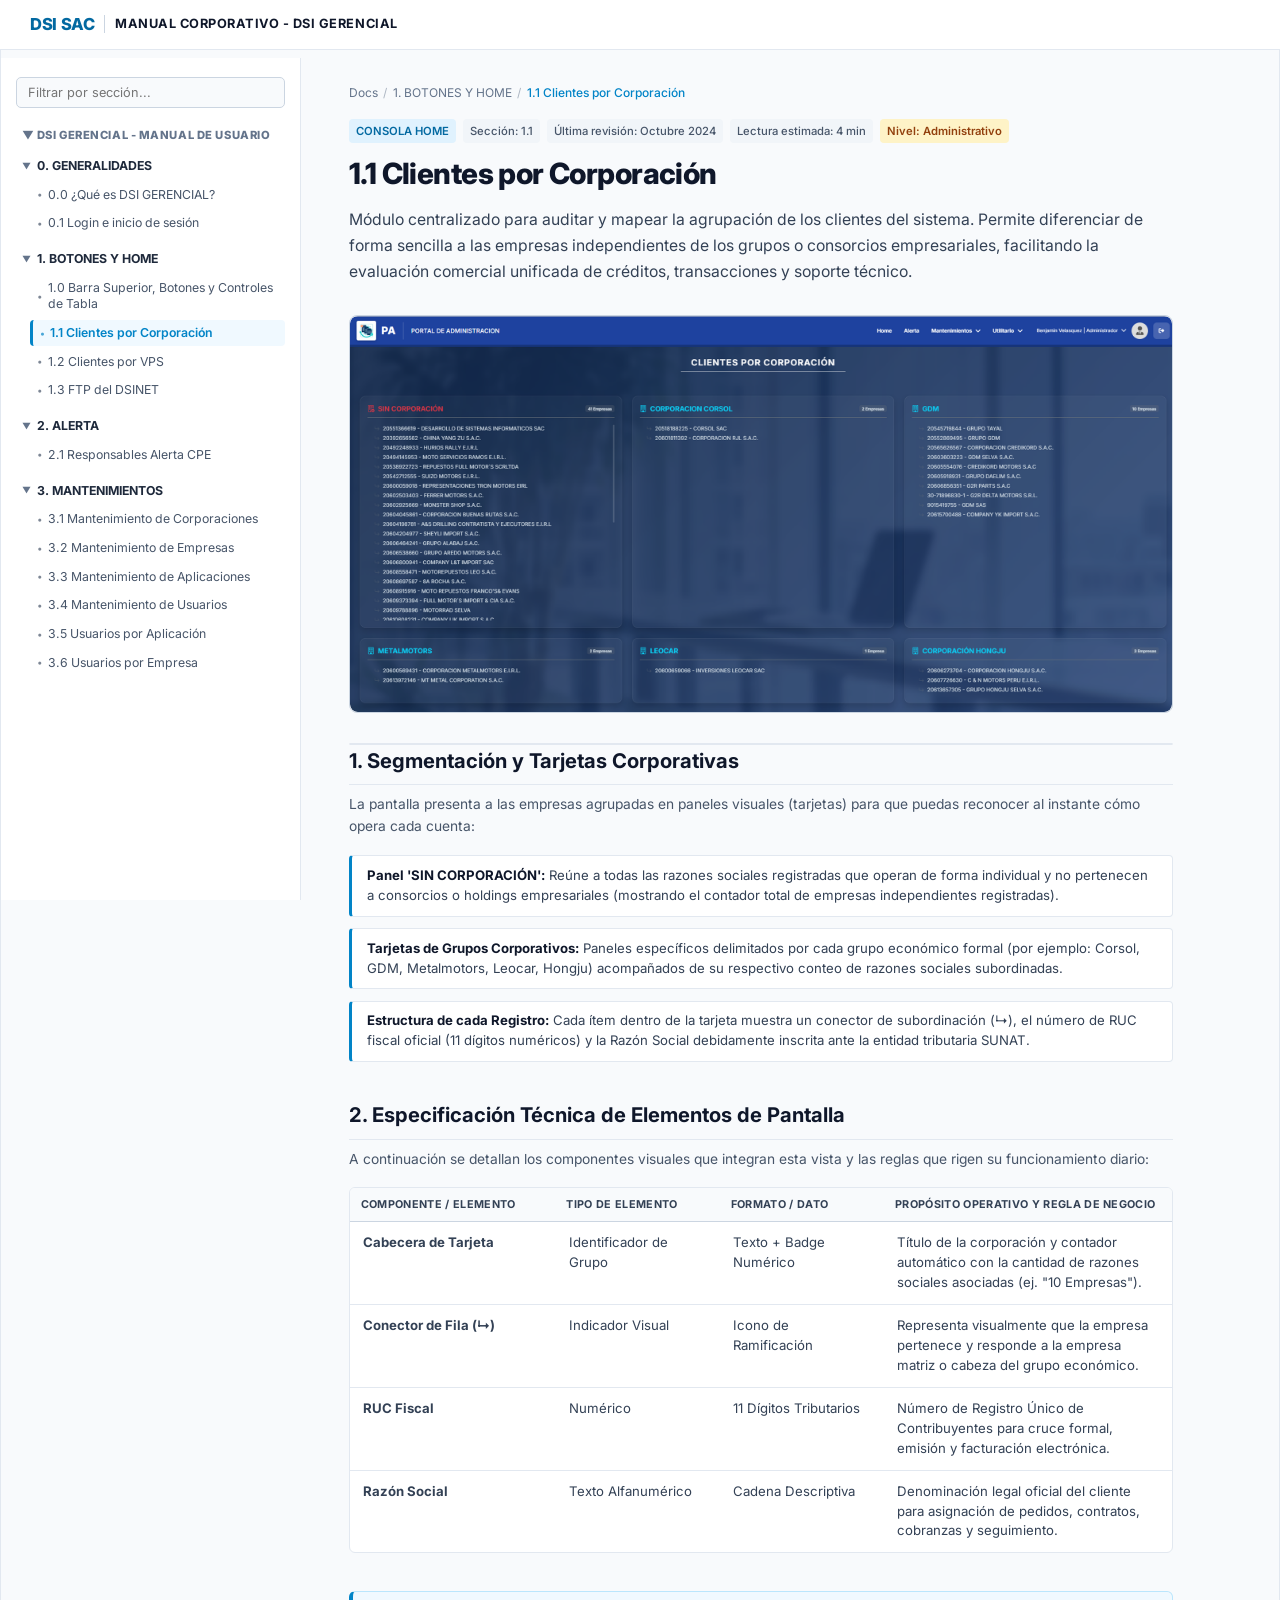
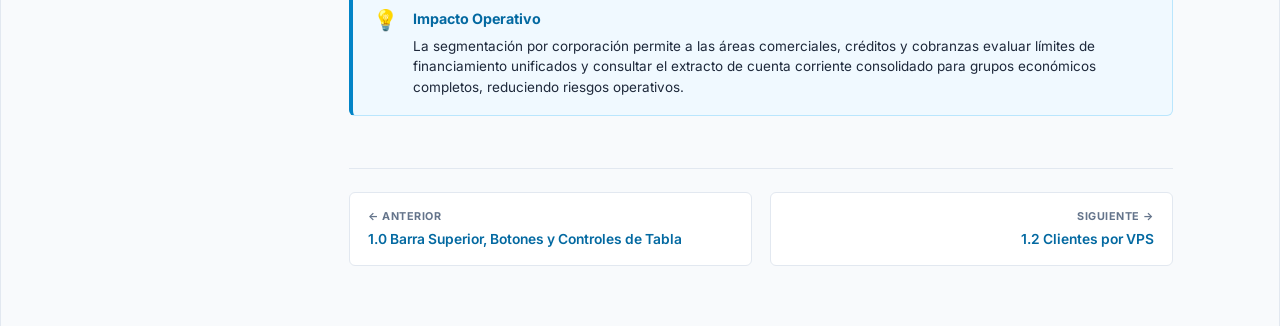
<file: 11-corporacion.html>
<!DOCTYPE html>
<html lang="es">
<head>
  <meta charset="UTF-8">
  <meta name="viewport" content="width=device-width, initial-scale=1.0">
  <title>1.1 Clientes por Corporación - DSI GERENCIAL</title>
  <link rel="preconnect" href="https://fonts.googleapis.com">
  <link rel="preconnect" href="https://fonts.gstatic.com" crossorigin>
  <link href="https://fonts.googleapis.com/css2?family=Inter:wght@400;500;600;700;800&display=swap" rel="stylesheet">
  <link rel="stylesheet" href="styles.css">
</head>
<body>

  <!-- ==========================================================================
       CABECERA GLOBAL (TOPBAR) - Respetando exactamente tu styles.css
       ========================================================================== -->
  <header class="topbar">
  <div class="topbar-inner">
    
    <div class="topbar-left">
      <button class="mobile-toggle-btn" id="mobileMenuBtn" aria-label="Abrir menú de navegación">☰</button>
      <div class="brand-group">
        <span class="brand-logo">DSI SAC</span>
        <span class="brand-divider"></span>
        <span class="brand-title">MANUAL CORPORATIVO - DSI GERENCIAL</span>
      </div>
    </div>

    <!-- Bloque derecho vacío o reservado para no romper flexbox -->
    <div class="topbar-right" style="display: none;"></div>

  </div>
</header>
  <!-- ==========================================================================
       LAYOUT PRINCIPAL DE 2 COLUMNAS
       ========================================================================== -->
  <div class="layout-container">

    <!-- COLUMNA 1: SIDEBAR IZQUIERDO -->
    <aside class="sidebar" id="sidebar">
      
      <div class="sidebar-search-area">
        <input type="text" id="sidebarFilter" placeholder="Filtrar por sección...">
      </div>

      <div class="sidebar-root-title">▼ DSI GERENCIAL - MANUAL DE USUARIO</div>

      <!-- 0. GENERALIDADES -->
      <div class="nav-category" data-group="cat-0">
          <button class="category-toggle" aria-expanded="true">
            <span class="toggle-arrow">▼</span> 0. GENERALIDADES
          </button>
          <ul class="category-links" id="cat-0">
          <li>
            <a href="index.html" class="nav-item">
              <span class="bullet">•</span> 0.0 ¿Qué es DSI GERENCIAL?
            </a>
          </li>
          <li>
            <a href="01-login.html" class="nav-item">
              <span class="bullet">•</span> 0.1 Login e inicio de sesión
            </a>
          </li>
        </ul>
      </div>

      <!-- 1. BOTONES Y HOME (Abierto y con 1.1 Activo) -->
      <div class="nav-category" data-group="cat-1">
          <button class="category-toggle" aria-expanded="true">
            <span class="toggle-arrow">▼</span> 1. BOTONES Y HOME
          </button>
          <ul class="category-links" id="cat-1">
          <li>
            <a href="10-botones-tablas.html" class="nav-item">
              <span class="bullet">•</span> 1.0 Barra Superior, Botones y Controles de Tabla
            </a>
          </li>
          <li>
            <a href="11-corporacion.html" class="nav-item active">
              <span class="bullet">•</span> 1.1 Clientes por Corporación
            </a>
          </li>
          <li>
            <a href="12-vps.html" class="nav-item">
              <span class="bullet">•</span> 1.2 Clientes por VPS
            </a>
          </li>
          <li>
            <a href="13-ftp.html" class="nav-item">
              <span class="bullet">•</span> 1.3 FTP del DSINET
            </a>
          </li>
        </ul>
      </div>

      <!-- 2. ALERTA -->
      <div class="nav-category" data-group="cat-2">
          <button class="category-toggle" aria-expanded="true">
            <span class="toggle-arrow">▼</span> 2. ALERTA
          </button>
          <ul class="category-links" id="cat-2">
          <li>
            <a href="21-alertas-cpe.html" class="nav-item">
              <span class="bullet">•</span> 2.1 Responsables Alerta CPE
            </a>
          </li>
        </ul>
      </div>

      <!-- 3. MANTENIMIENTOS -->
      <div class="nav-category" data-group="cat-3">
          <button class="category-toggle" aria-expanded="true">
            <span class="toggle-arrow">▼</span> 3. MANTENIMIENTOS
          </button>
          <ul class="category-links" id="cat-3">
          <li>
            <a href="31-corporaciones.html" class="nav-item">
              <span class="bullet">•</span> 3.1 Mantenimiento de Corporaciones
            </a>
          </li>
          <li>
            <a href="32-empresas.html" class="nav-item">
              <span class="bullet">•</span> 3.2 Mantenimiento de Empresas
            </a>
          </li>
          <li>
            <a href="33-aplicaciones.html" class="nav-item">
              <span class="bullet">•</span> 3.3 Mantenimiento de Aplicaciones
            </a>
          </li>
          <li>
            <a href="34-usuarios.html" class="nav-item">
              <span class="bullet">•</span> 3.4 Mantenimiento de Usuarios
            </a>
          </li>
          <li>
            <a href="35-usuarios-app.html" class="nav-item">
              <span class="bullet">•</span> 3.5 Usuarios por Aplicación
            </a>
          </li>
          <li>
            <a href="36-usuarios-empresa.html" class="nav-item">
              <span class="bullet">•</span> 3.6 Usuarios por Empresa
            </a>
          </li>
        </ul>
      </div>

    </aside>

    <!-- Fondo oscuro en móviles -->
    <div class="sidebar-backdrop" id="sidebarBackdrop"></div>

    <!-- COLUMNA 2: CONTENIDO PRINCIPAL -->
    <main class="main-content">

      <!-- Breadcrumbs oficiales -->
      <nav class="breadcrumb-trail" aria-label="Migas de pan">
        <a href="index.html">Docs</a>
        <span class="separator">/</span>
        <a href="10-botones-tablas.html">1. BOTONES Y HOME</a>
        <span class="separator">/</span>
        <span class="active-crumb">1.1 Clientes por Corporación</span>
      </nav>

      <!-- Encabezado de Documento -->
      <header class="doc-header">
        <div class="doc-meta-tags">
          <span class="meta-tag badge-section">CONSOLA HOME</span>
          <span class="meta-tag">Sección: 1.1</span>
          <span class="meta-tag">Última revisión: Octubre 2024</span>
          <span class="meta-tag">Lectura estimada: 4 min</span>
          <span class="meta-tag badge-access">Nivel: Administrativo</span>
        </div>
        <h1 class="doc-title">1.1 Clientes por Corporación</h1>
        <p class="doc-intro">
          Módulo centralizado para auditar y mapear la agrupación de los clientes del sistema. Permite diferenciar de forma sencilla a las empresas independientes de los grupos o consorcios empresariales, facilitando la evaluación comercial unificada de créditos, transacciones y soporte técnico.
        </p>
      </header>
      
      <!-- Captura de Bienvenida con margen estándar -->
        <div class="screenshot-container" style="margin-bottom: 2em;">
          <img src="IMAGENES/1.HOME/1.1CLIENTES/image 57.png" 
               alt="Ventana Principal de Acceso" 
               style="width: 100%; height: auto; display: block; border-radius: 8px;">
        </div>

        <div class="table-responsive-wrapper">
          <!-- Tu tabla aquí -->
        </div>

      <!-- Sección 1: Segmentación y Tarjetas Corporativas -->
      <section class="content-section">
        <h2 class="section-heading">1. Segmentación y Tarjetas Corporativas</h2>
        <p class="section-description">
          La pantalla presenta a las empresas agrupadas en paneles visuales (tarjetas) para que puedas reconocer al instante cómo opera cada cuenta:
        </p>

        <div class="features-list">
          <div class="feature-item">
            <strong>Panel 'SIN CORPORACIÓN':</strong> Reúne a todas las razones sociales registradas que operan de forma individual y no pertenecen a consorcios o holdings empresariales (mostrando el contador total de empresas independientes registradas).
          </div>
          <div class="feature-item">
            <strong>Tarjetas de Grupos Corporativos:</strong> Paneles específicos delimitados por cada grupo económico formal (por ejemplo: Corsol, GDM, Metalmotors, Leocar, Hongju) acompañados de su respectivo conteo de razones sociales subordinadas.
          </div>
          <div class="feature-item">
            <strong>Estructura de cada Registro:</strong> Cada ítem dentro de la tarjeta muestra un conector de subordinación (↳), el número de RUC fiscal oficial (11 dígitos numéricos) y la Razón Social debidamente inscrita ante la entidad tributaria SUNAT.
          </div>
        </div>
      </section>

      <!-- Sección 2: Especificación Técnica de Elementos de Pantalla -->
      <section class="content-section">
        <h2 class="section-heading">2. Especificación Técnica de Elementos de Pantalla</h2>
        <p class="section-description">
          A continuación se detallan los componentes visuales que integran esta vista y las reglas que rigen su funcionamiento diario:
        </p>

        <div class="table-responsive-wrapper">
          <table class="manual-table">
            <thead>
              <tr>
                <th style="width: 25%;">COMPONENTE / ELEMENTO</th>
                <th style="width: 20%;">TIPO DE ELEMENTO</th>
                <th style="width: 20%;">FORMATO / DATO</th>
                <th style="width: 35%;">PROPÓSITO OPERATIVO Y REGLA DE NEGOCIO</th>
              </tr>
            </thead>
            <tbody>
              <tr>
                <td><strong>Cabecera de Tarjeta</strong></td>
                <td>Identificador de Grupo</td>
                <td>Texto + Badge Numérico</td>
                <td>Título de la corporación y contador automático con la cantidad de razones sociales asociadas (ej. "10 Empresas").</td>
              </tr>
              <tr>
                <td><strong>Conector de Fila (↳)</strong></td>
                <td>Indicador Visual</td>
                <td>Icono de Ramificación</td>
                <td>Representa visualmente que la empresa pertenece y responde a la empresa matriz o cabeza del grupo económico.</td>
              </tr>
              <tr>
                <td><strong>RUC Fiscal</strong></td>
                <td>Numérico</td>
                <td>11 Dígitos Tributarios</td>
                <td>Número de Registro Único de Contribuyentes para cruce formal, emisión y facturación electrónica.</td>
              </tr>
              <tr>
                <td><strong>Razón Social</strong></td>
                <td>Texto Alfanumérico</td>
                <td>Cadena Descriptiva</td>
                <td>Denominación legal oficial del cliente para asignación de pedidos, contratos, cobranzas y seguimiento.</td>
              </tr>
            </tbody>
          </table>
        </div>
      </section>

      <!-- Cuadro de Aviso / Callout Box con diseño corporativo -->
      <div class="callout-box">
        <div class="callout-icon">💡</div>
        <div class="callout-body">
          <div class="callout-title">Impacto Operativo</div>
          <p>
            La segmentación por corporación permite a las áreas comerciales, créditos y cobranzas evaluar límites de financiamiento unificados y consultar el extracto de cuenta corriente consolidado para grupos económicos completos, reduciendo riesgos operativos.
          </p>
        </div>
      </div>

      <!-- Paginación Inferior idéntica a tu diseño original -->
      <footer class="pagination-footer">
        <a href="10-botones-tablas.html" class="pagination-card active-card">
          <span class="pagination-direction">← ANTERIOR</span>
          <span class="pagination-title">1.0 Barra Superior, Botones y Controles de Tabla</span>
        </a>
        <a href="12-vps.html" class="pagination-card active-card" style="text-align: right; align-items: flex-end;">
          <span class="pagination-direction">SIGUIENTE →</span>
          <span class="pagination-title">1.2 Clientes por VPS</span>
        </a>
      </footer>

    </main>
  </div>

  <script src="script.js"></script>
</body>
</html>
</file>
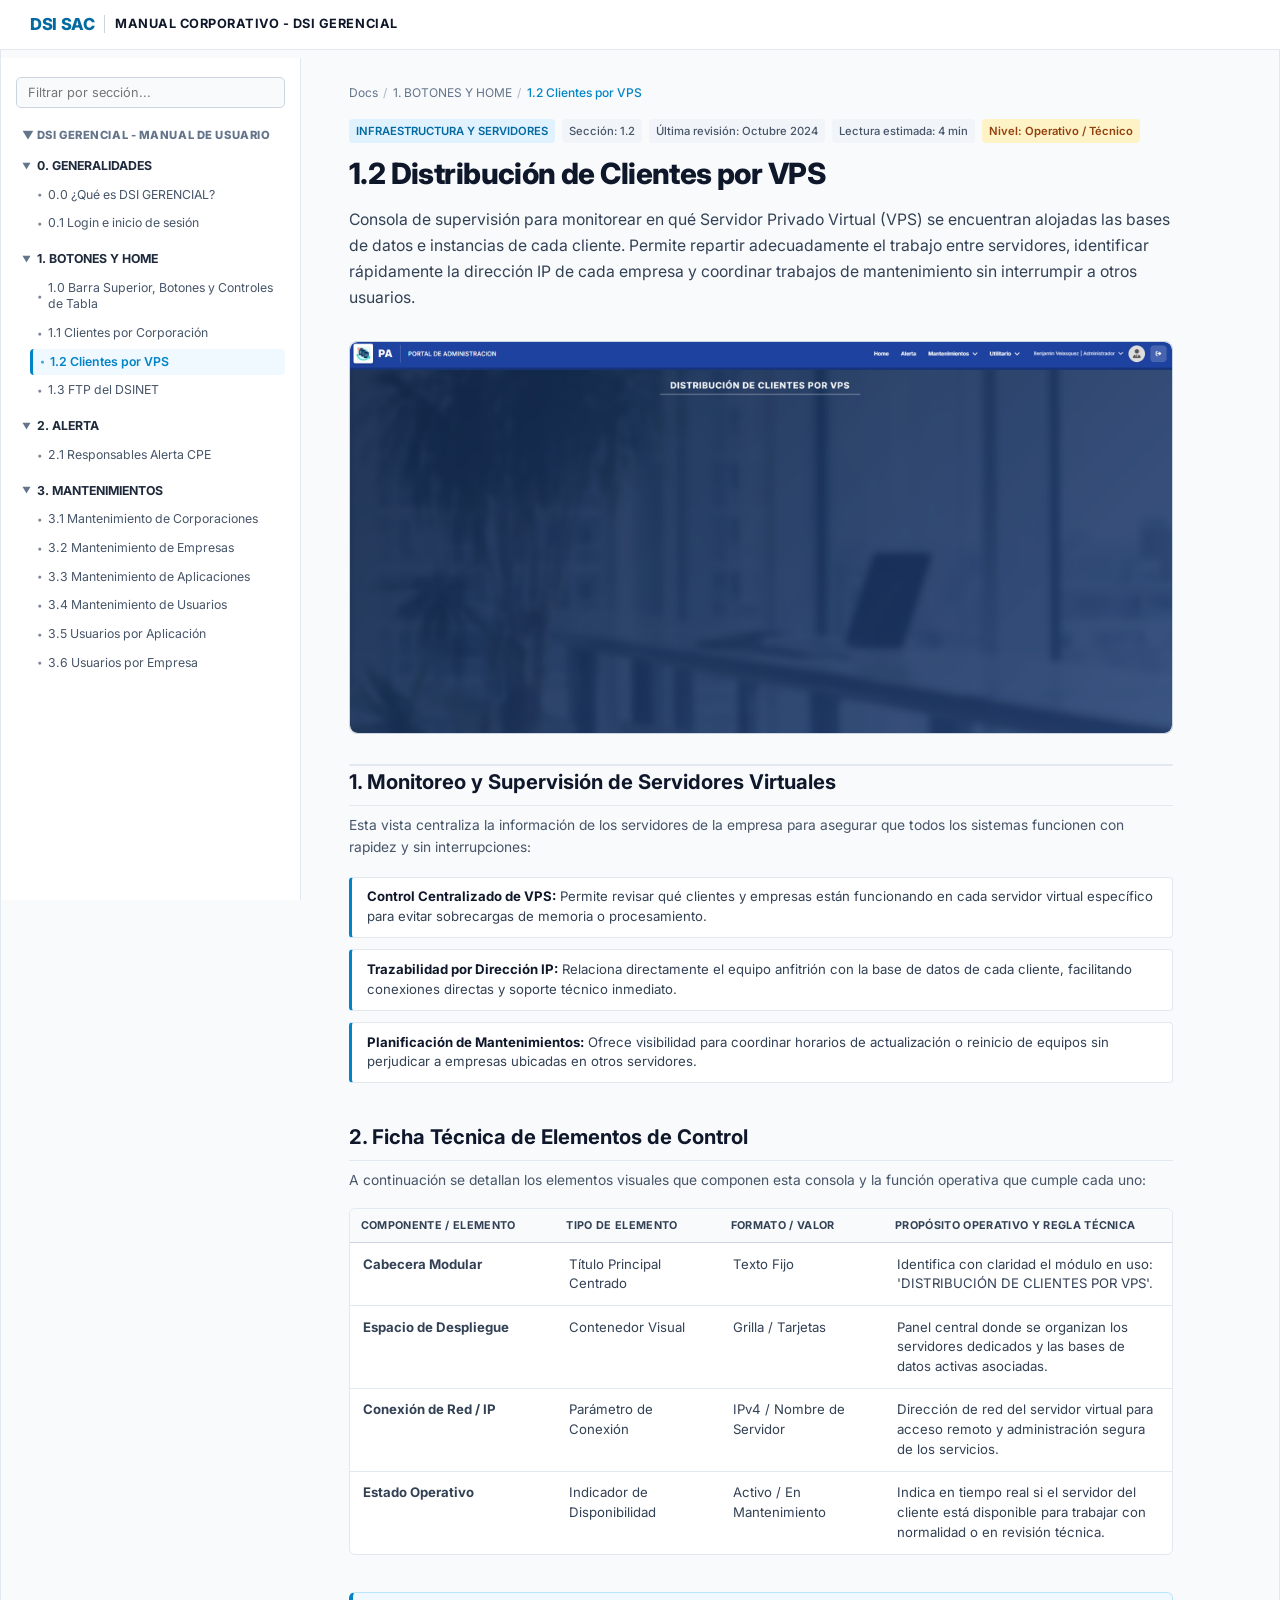
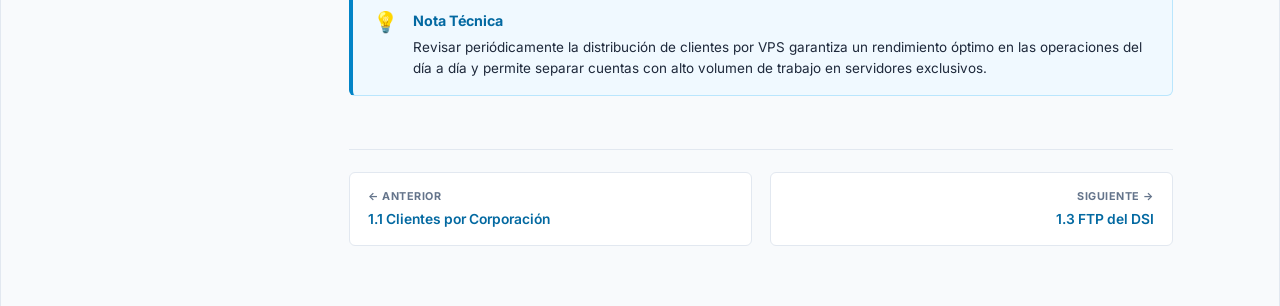
<file: 12-vps.html>
<!DOCTYPE html>
<html lang="es">
<head>
  <meta charset="UTF-8">
  <meta name="viewport" content="width=device-width, initial-scale=1.0">
  <title>1.2 Clientes por VPS - DSI GERENCIAL</title>
  <link rel="preconnect" href="https://fonts.googleapis.com">
  <link rel="preconnect" href="https://fonts.gstatic.com" crossorigin>
  <link href="https://fonts.googleapis.com/css2?family=Inter:wght@400;500;600;700;800&display=swap" rel="stylesheet">
  <link rel="stylesheet" href="styles.css">
</head>
<body>

  <!-- ==========================================================================
       CABECERA GLOBAL (TOPBAR)
       ========================================================================== -->
 <header class="topbar">
  <div class="topbar-inner">
    
    <div class="topbar-left">
      <button class="mobile-toggle-btn" id="mobileMenuBtn" aria-label="Abrir menú de navegación">☰</button>
      <div class="brand-group">
        <span class="brand-logo">DSI SAC</span>
        <span class="brand-divider"></span>
        <span class="brand-title">MANUAL CORPORATIVO - DSI GERENCIAL</span>
      </div>
    </div>

    <!-- Bloque derecho vacío o reservado para no romper flexbox -->
    <div class="topbar-right" style="display: none;"></div>

  </div>
</header>

  <!-- ==========================================================================
       LAYOUT PRINCIPAL DE 2 COLUMNAS
       ========================================================================== -->
  <div class="layout-container">

    <!-- COLUMNA 1: SIDEBAR IZQUIERDO -->
    <aside class="sidebar" id="sidebar">
      
      <div class="sidebar-search-area">
        <input type="text" id="sidebarFilter" placeholder="Filtrar por sección...">
      </div>

      <div class="sidebar-root-title">▼ DSI GERENCIAL - MANUAL DE USUARIO</div>

      <!-- 0. GENERALIDADES -->
      <div class="nav-category" data-group="cat-0">
          <button class="category-toggle" aria-expanded="true">
            <span class="toggle-arrow">▼</span> 0. GENERALIDADES
          </button>
          <ul class="category-links" id="cat-0">
          <li>
            <a href="index.html" class="nav-item">
              <span class="bullet">•</span> 0.0 ¿Qué es DSI GERENCIAL?
            </a>
          </li>
          <li>
            <a href="01-login.html" class="nav-item">
              <span class="bullet">•</span> 0.1 Login e inicio de sesión
            </a>
          </li>
        </ul>
      </div>

      <!-- 1. BOTONES Y HOME (Abierto y con 1.2 Activo) -->
      <div class="nav-category" data-group="cat-1">
          <button class="category-toggle" aria-expanded="true">
            <span class="toggle-arrow">▼</span> 1. BOTONES Y HOME
          </button>
          <ul class="category-links" id="cat-1">
          <li>
            <a href="10-botones-tablas.html" class="nav-item">
              <span class="bullet">•</span> 1.0 Barra Superior, Botones y Controles de Tabla
            </a>
          </li>
          <li>
            <a href="11-corporacion.html" class="nav-item">
              <span class="bullet">•</span> 1.1 Clientes por Corporación
            </a>
          </li>
          <li>
            <a href="12-vps.html" class="nav-item active">
              <span class="bullet">•</span> 1.2 Clientes por VPS
            </a>
          </li>
          <li>
            <a href="13-ftp.html" class="nav-item">
              <span class="bullet">•</span> 1.3 FTP del DSINET
            </a>
          </li>
        </ul>
      </div>

      <!-- 2. ALERTA -->
      <div class="nav-category" data-group="cat-2">
          <button class="category-toggle" aria-expanded="true">
            <span class="toggle-arrow">▼</span> 2. ALERTA
          </button>
          <ul class="category-links" id="cat-2">
          <li>
            <a href="21-alertas-cpe.html" class="nav-item">
              <span class="bullet">•</span> 2.1 Responsables Alerta CPE
            </a>
          </li>
        </ul>
      </div>

      <!-- 3. MANTENIMIENTOS -->
      <div class="nav-category" data-group="cat-3">
          <button class="category-toggle" aria-expanded="true">
            <span class="toggle-arrow">▼</span> 3. MANTENIMIENTOS
          </button>
          <ul class="category-links" id="cat-3">
          <li>
            <a href="31-corporaciones.html" class="nav-item">
              <span class="bullet">•</span> 3.1 Mantenimiento de Corporaciones
            </a>
          </li>
          <li>
            <a href="32-empresas.html" class="nav-item">
              <span class="bullet">•</span> 3.2 Mantenimiento de Empresas
            </a>
          </li>
          <li>
            <a href="33-aplicaciones.html" class="nav-item">
              <span class="bullet">•</span> 3.3 Mantenimiento de Aplicaciones
            </a>
          </li>
          <li>
            <a href="34-usuarios.html" class="nav-item">
              <span class="bullet">•</span> 3.4 Mantenimiento de Usuarios
            </a>
          </li>
          <li>
            <a href="35-usuarios-app.html" class="nav-item">
              <span class="bullet">•</span> 3.5 Usuarios por Aplicación
            </a>
          </li>
          <li>
            <a href="36-usuarios-empresa.html" class="nav-item">
              <span class="bullet">•</span> 3.6 Usuarios por Empresa
            </a>
          </li>
        </ul>
      </div>

    </aside>

    <!-- Fondo oscuro en móviles -->
    <div class="sidebar-backdrop" id="sidebarBackdrop"></div>

    <!-- COLUMNA 2: CONTENIDO PRINCIPAL -->
    <main class="main-content">

      <!-- Breadcrumbs oficiales -->
      <nav class="breadcrumb-trail" aria-label="Migas de pan">
        <a href="index.html">Docs</a>
        <span class="separator">/</span>
        <a href="10-botones-tablas.html">1. BOTONES Y HOME</a>
        <span class="separator">/</span>
        <span class="active-crumb">1.2 Clientes por VPS</span>
      </nav>

      <!-- Encabezado de Documento -->
      <header class="doc-header">
        <div class="doc-meta-tags">
          <span class="meta-tag badge-section">INFRAESTRUCTURA Y SERVIDORES</span>
          <span class="meta-tag">Sección: 1.2</span>
          <span class="meta-tag">Última revisión: Octubre 2024</span>
          <span class="meta-tag">Lectura estimada: 4 min</span>
          <span class="meta-tag badge-access">Nivel: Operativo / Técnico</span>
        </div>
        <h1 class="doc-title">1.2 Distribución de Clientes por VPS</h1>
        <p class="doc-intro">
          Consola de supervisión para monitorear en qué Servidor Privado Virtual (VPS) se encuentran alojadas las bases de datos e instancias de cada cliente. Permite repartir adecuadamente el trabajo entre servidores, identificar rápidamente la dirección IP de cada empresa y coordinar trabajos de mantenimiento sin interrumpir a otros usuarios.
        </p>
      </header>

      <!-- Contenedor de Captura Principal de Pantalla -->
      <!-- Captura de Bienvenida con margen estándar -->
        <div class="screenshot-container" style="margin-bottom: 2em;">
          <img src="IMAGENES/1.HOME/1.2VPS/image 58.png" 
               alt="Ventana Principal de Acceso" 
               style="width: 100%; height: auto; display: block; border-radius: 8px;">
        </div>

        <div class="table-responsive-wrapper">
          <!-- Tu tabla aquí -->
        </div>

      <!-- Sección 1: Monitoreo y Supervisión -->
      <section class="content-section">
        <h2 class="section-heading">1. Monitoreo y Supervisión de Servidores Virtuales</h2>
        <p class="section-description">
          Esta vista centraliza la información de los servidores de la empresa para asegurar que todos los sistemas funcionen con rapidez y sin interrupciones:
        </p>

        <div class="features-list">
          <div class="feature-item">
            <strong>Control Centralizado de VPS:</strong> Permite revisar qué clientes y empresas están funcionando en cada servidor virtual específico para evitar sobrecargas de memoria o procesamiento.
          </div>
          <div class="feature-item">
            <strong>Trazabilidad por Dirección IP:</strong> Relaciona directamente el equipo anfitrión con la base de datos de cada cliente, facilitando conexiones directas y soporte técnico inmediato.
          </div>
          <div class="feature-item">
            <strong>Planificación de Mantenimientos:</strong> Ofrece visibilidad para coordinar horarios de actualización o reinicio de equipos sin perjudicar a empresas ubicadas en otros servidores.
          </div>
        </div>
      </section>

      <!-- Sección 2: Ficha Técnica de Elementos de Control -->
      <section class="content-section">
        <h2 class="section-heading">2. Ficha Técnica de Elementos de Control</h2>
        <p class="section-description">
          A continuación se detallan los elementos visuales que componen esta consola y la función operativa que cumple cada uno:
        </p>

        <div class="table-responsive-wrapper">
          <table class="manual-table">
            <thead>
              <tr>
                <th style="width: 25%;">COMPONENTE / ELEMENTO</th>
                <th style="width: 20%;">TIPO DE ELEMENTO</th>
                <th style="width: 20%;">FORMATO / VALOR</th>
                <th style="width: 35%;">PROPÓSITO OPERATIVO Y REGLA TÉCNICA</th>
              </tr>
            </thead>
            <tbody>
              <tr>
                <td><strong>Cabecera Modular</strong></td>
                <td>Título Principal Centrado</td>
                <td>Texto Fijo</td>
                <td>Identifica con claridad el módulo en uso: 'DISTRIBUCIÓN DE CLIENTES POR VPS'.</td>
              </tr>
              <tr>
                <td><strong>Espacio de Despliegue</strong></td>
                <td>Contenedor Visual</td>
                <td>Grilla / Tarjetas</td>
                <td>Panel central donde se organizan los servidores dedicados y las bases de datos activas asociadas.</td>
              </tr>
              <tr>
                <td><strong>Conexión de Red / IP</strong></td>
                <td>Parámetro de Conexión</td>
                <td>IPv4 / Nombre de Servidor</td>
                <td>Dirección de red del servidor virtual para acceso remoto y administración segura de los servicios.</td>
              </tr>
              <tr>
                <td><strong>Estado Operativo</strong></td>
                <td>Indicador de Disponibilidad</td>
                <td>Activo / En Mantenimiento</td>
                <td>Indica en tiempo real si el servidor del cliente está disponible para trabajar con normalidad o en revisión técnica.</td>
              </tr>
            </tbody>
          </table>
        </div>
      </section>

      <!-- Cuadro de Aviso / Callout Box -->
      <div class="callout-box">
        <div class="callout-icon">💡</div>
        <div class="callout-body">
          <div class="callout-title">Nota Técnica</div>
          <p>
            Revisar periódicamente la distribución de clientes por VPS garantiza un rendimiento óptimo en las operaciones del día a día y permite separar cuentas con alto volumen de trabajo en servidores exclusivos.
          </p>
        </div>
      </div>

      <!-- Paginación Inferior Conectada -->
      <footer class="pagination-footer">
        <a href="11-corporacion.html" class="pagination-card active-card">
          <span class="pagination-direction">← ANTERIOR</span>
          <span class="pagination-title">1.1 Clientes por Corporación</span>
        </a>
        <a href="13-ftp.html" class="pagination-card active-card" style="text-align: right; align-items: flex-end;">
          <span class="pagination-direction">SIGUIENTE →</span>
          <span class="pagination-title">1.3 FTP del DSI</span>
        </a>
      </footer>

    </main>
  </div>

  <script src="script.js"></script>
</body>
</html>
</file>
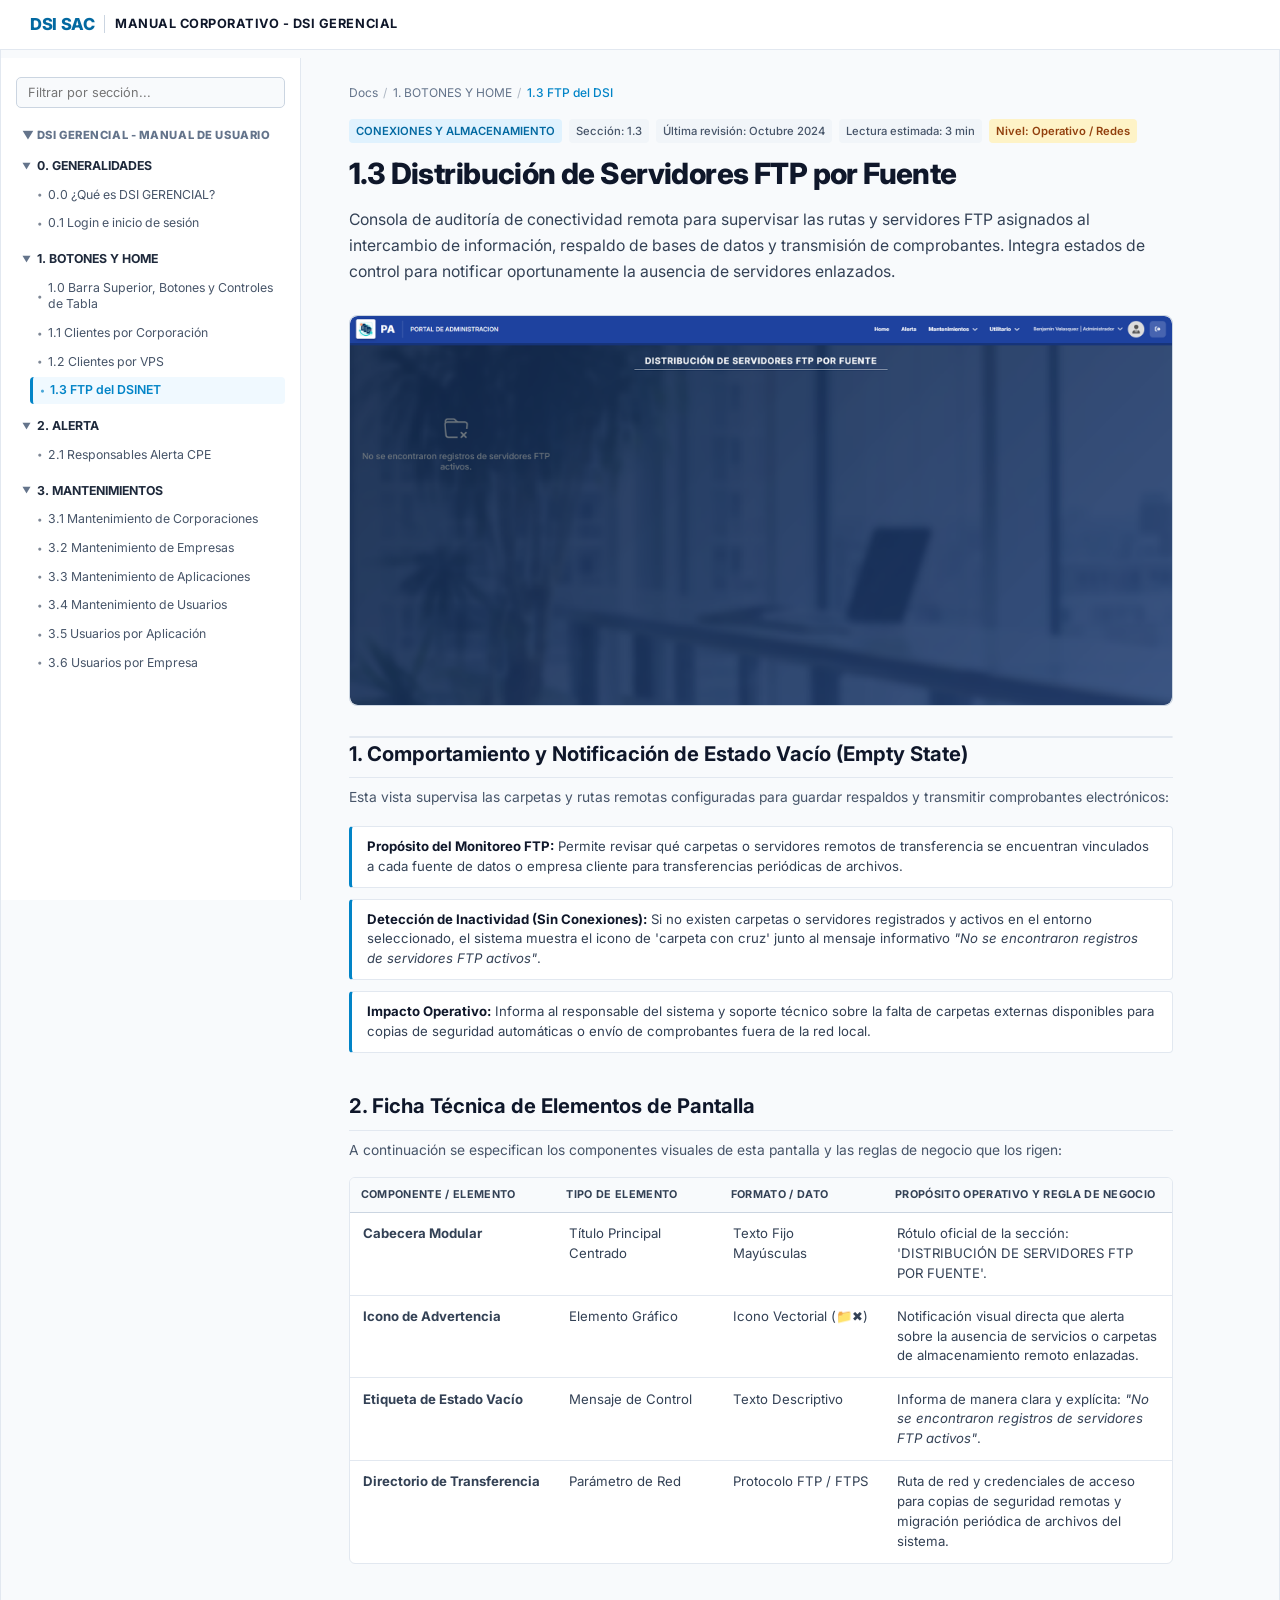
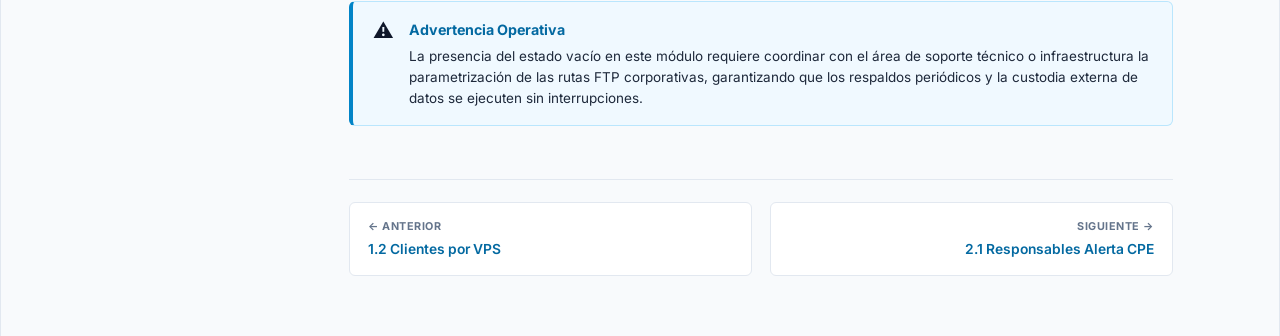
<file: 13-ftp.html>
<!DOCTYPE html>
<html lang="es">
<head>
  <meta charset="UTF-8">
  <meta name="viewport" content="width=device-width, initial-scale=1.0">
  <title>1.3 FTP del DSI - DSI GERENCIAL</title>
  <link rel="preconnect" href="https://fonts.googleapis.com">
  <link rel="preconnect" href="https://fonts.gstatic.com" crossorigin>
  <link href="https://fonts.googleapis.com/css2?family=Inter:wght@400;500;600;700;800&display=swap" rel="stylesheet">
  <link rel="stylesheet" href="styles.css">
</head>
<body>

  <!-- ==========================================================================
       CABECERA GLOBAL (TOPBAR)
       ========================================================================== -->
<header class="topbar">
  <div class="topbar-inner">
    
    <div class="topbar-left">
      <button class="mobile-toggle-btn" id="mobileMenuBtn" aria-label="Abrir menú de navegación">☰</button>
      <div class="brand-group">
        <span class="brand-logo">DSI SAC</span>
        <span class="brand-divider"></span>
        <span class="brand-title">MANUAL CORPORATIVO - DSI GERENCIAL</span>
      </div>
    </div>

    <!-- Bloque derecho vacío o reservado para no romper flexbox -->
    <div class="topbar-right" style="display: none;"></div>

  </div>
</header>
  <!-- ==========================================================================
       LAYOUT PRINCIPAL DE 2 COLUMNAS
       ========================================================================== -->
  <div class="layout-container">

    <!-- COLUMNA 1: SIDEBAR IZQUIERDO -->
    <aside class="sidebar" id="sidebar">
      
      <div class="sidebar-search-area">
        <input type="text" id="sidebarFilter" placeholder="Filtrar por sección...">
      </div>

      <div class="sidebar-root-title">▼ DSI GERENCIAL - MANUAL DE USUARIO</div>

      <!-- 0. GENERALIDADES -->
      <div class="nav-category" data-group="cat-0">
          <button class="category-toggle" aria-expanded="true">
            <span class="toggle-arrow">▼</span> 0. GENERALIDADES
          </button>
          <ul class="category-links" id="cat-0">
          <li>
            <a href="index.html" class="nav-item">
              <span class="bullet">•</span> 0.0 ¿Qué es DSI GERENCIAL?
            </a>
          </li>
          <li>
            <a href="01-login.html" class="nav-item">
              <span class="bullet">•</span> 0.1 Login e inicio de sesión
            </a>
          </li>
        </ul>
      </div>

      <!-- 1. BOTONES Y HOME (Abierto y con 1.3 Activo) -->
      <div class="nav-category" data-group="cat-1">
          <button class="category-toggle" aria-expanded="true">
            <span class="toggle-arrow">▼</span> 1. BOTONES Y HOME
          </button>
          <ul class="category-links" id="cat-1">
          <li>
            <a href="10-botones-tablas.html" class="nav-item">
              <span class="bullet">•</span> 1.0 Barra Superior, Botones y Controles de Tabla
            </a>
          </li>
          <li>
            <a href="11-corporacion.html" class="nav-item">
              <span class="bullet">•</span> 1.1 Clientes por Corporación
            </a>
          </li>
          <li>
            <a href="12-vps.html" class="nav-item">
              <span class="bullet">•</span> 1.2 Clientes por VPS
            </a>
          </li>
          <li>
            <a href="13-ftp.html" class="nav-item active">
              <span class="bullet">•</span> 1.3 FTP del DSINET
            </a>
          </li>
        </ul>
      </div>

      <!-- 2. ALERTA -->
      <div class="nav-category" data-group="cat-2">
          <button class="category-toggle" aria-expanded="true">
            <span class="toggle-arrow">▼</span> 2. ALERTA
          </button>
          <ul class="category-links" id="cat-2">
          <li>
            <a href="21-alertas-cpe.html" class="nav-item">
              <span class="bullet">•</span> 2.1 Responsables Alerta CPE
            </a>
          </li>
        </ul>
      </div>

      <!-- 3. MANTENIMIENTOS -->
      <div class="nav-category" data-group="cat-3">
          <button class="category-toggle" aria-expanded="true">
            <span class="toggle-arrow">▼</span> 3. MANTENIMIENTOS
          </button>
          <ul class="category-links" id="cat-3">
          <li>
            <a href="31-corporaciones.html" class="nav-item">
              <span class="bullet">•</span> 3.1 Mantenimiento de Corporaciones
            </a>
          </li>
          <li>
            <a href="32-empresas.html" class="nav-item">
              <span class="bullet">•</span> 3.2 Mantenimiento de Empresas
            </a>
          </li>
          <li>
            <a href="33-aplicaciones.html" class="nav-item">
              <span class="bullet">•</span> 3.3 Mantenimiento de Aplicaciones
            </a>
          </li>
          <li>
            <a href="34-usuarios.html" class="nav-item">
              <span class="bullet">•</span> 3.4 Mantenimiento de Usuarios
            </a>
          </li>
          <li>
            <a href="35-usuarios-app.html" class="nav-item">
              <span class="bullet">•</span> 3.5 Usuarios por Aplicación
            </a>
          </li>
          <li>
            <a href="36-usuarios-empresa.html" class="nav-item">
              <span class="bullet">•</span> 3.6 Usuarios por Empresa
            </a>
          </li>
        </ul>
      </div>

    </aside>

    <!-- Fondo oscuro en móviles -->
    <div class="sidebar-backdrop" id="sidebarBackdrop"></div>

    <!-- COLUMNA 2: CONTENIDO PRINCIPAL -->
    <main class="main-content">

      <!-- Breadcrumbs oficiales -->
      <nav class="breadcrumb-trail" aria-label="Migas de pan">
        <a href="index.html">Docs</a>
        <span class="separator">/</span>
        <a href="10-botones-tablas.html">1. BOTONES Y HOME</a>
        <span class="separator">/</span>
        <span class="active-crumb">1.3 FTP del DSI</span>
      </nav>

      <!-- Encabezado de Documento -->
      <header class="doc-header">
        <div class="doc-meta-tags">
          <span class="meta-tag badge-section">CONEXIONES Y ALMACENAMIENTO</span>
          <span class="meta-tag">Sección: 1.3</span>
          <span class="meta-tag">Última revisión: Octubre 2024</span>
          <span class="meta-tag">Lectura estimada: 3 min</span>
          <span class="meta-tag badge-access">Nivel: Operativo / Redes</span>
        </div>
        <h1 class="doc-title">1.3 Distribución de Servidores FTP por Fuente</h1>
        <p class="doc-intro">
          Consola de auditoría de conectividad remota para supervisar las rutas y servidores FTP asignados al intercambio de información, respaldo de bases de datos y transmisión de comprobantes. Integra estados de control para notificar oportunamente la ausencia de servidores enlazados.
        </p>
      </header>

      <!-- Contenedor de Captura Principal de Pantalla -->
      <div class="screenshot-container" style="margin-bottom: 2em;">
          <img src="IMAGENES/1.HOME/1.3FTP/image 59.png" 
               alt="Ventana Principal de Acceso" 
               style="width: 100%; height: auto; display: block; border-radius: 8px;">
        </div>

        <div class="table-responsive-wrapper">
          <!-- Tu tabla aquí -->
        </div>

      <!-- Sección 1: Comportamiento y Estado Vacío -->
      <section class="content-section">
        <h2 class="section-heading">1. Comportamiento y Notificación de Estado Vacío (Empty State)</h2>
        <p class="section-description">
          Esta vista supervisa las carpetas y rutas remotas configuradas para guardar respaldos y transmitir comprobantes electrónicos:
        </p>

        <div class="features-list">
          <div class="feature-item">
            <strong>Propósito del Monitoreo FTP:</strong> Permite revisar qué carpetas o servidores remotos de transferencia se encuentran vinculados a cada fuente de datos o empresa cliente para transferencias periódicas de archivos.
          </div>
          <div class="feature-item">
            <strong>Detección de Inactividad (Sin Conexiones):</strong> Si no existen carpetas o servidores registrados y activos en el entorno seleccionado, el sistema muestra el icono de 'carpeta con cruz' junto al mensaje informativo <em>"No se encontraron registros de servidores FTP activos"</em>.
          </div>
          <div class="feature-item">
            <strong>Impacto Operativo:</strong> Informa al responsable del sistema y soporte técnico sobre la falta de carpetas externas disponibles para copias de seguridad automáticas o envío de comprobantes fuera de la red local.
          </div>
        </div>
      </section>

      <!-- Sección 2: Ficha Técnica de Elementos de Pantalla -->
      <section class="content-section">
        <h2 class="section-heading">2. Ficha Técnica de Elementos de Pantalla</h2>
        <p class="section-description">
          A continuación se especifican los componentes visuales de esta pantalla y las reglas de negocio que los rigen:
        </p>

        <div class="table-responsive-wrapper">
          <table class="manual-table">
            <thead>
              <tr>
                <th style="width: 25%;">COMPONENTE / ELEMENTO</th>
                <th style="width: 20%;">TIPO DE ELEMENTO</th>
                <th style="width: 20%;">FORMATO / DATO</th>
                <th style="width: 35%;">PROPÓSITO OPERATIVO Y REGLA DE NEGOCIO</th>
              </tr>
            </thead>
            <tbody>
              <tr>
                <td><strong>Cabecera Modular</strong></td>
                <td>Título Principal Centrado</td>
                <td>Texto Fijo Mayúsculas</td>
                <td>Rótulo oficial de la sección: 'DISTRIBUCIÓN DE SERVIDORES FTP POR FUENTE'.</td>
              </tr>
              <tr>
                <td><strong>Icono de Advertencia</strong></td>
                <td>Elemento Gráfico</td>
                <td>Icono Vectorial (📁✖)</td>
                <td>Notificación visual directa que alerta sobre la ausencia de servicios o carpetas de almacenamiento remoto enlazadas.</td>
              </tr>
              <tr>
                <td><strong>Etiqueta de Estado Vacío</strong></td>
                <td>Mensaje de Control</td>
                <td>Texto Descriptivo</td>
                <td>Informa de manera clara y explícita: <em>"No se encontraron registros de servidores FTP activos"</em>.</td>
              </tr>
              <tr>
                <td><strong>Directorio de Transferencia</strong></td>
                <td>Parámetro de Red</td>
                <td>Protocolo FTP / FTPS</td>
                <td>Ruta de red y credenciales de acceso para copias de seguridad remotas y migración periódica de archivos del sistema.</td>
              </tr>
            </tbody>
          </table>
        </div>
      </section>

      <!-- Cuadro de Aviso / Callout Box -->
      <div class="callout-box">
        <div class="callout-icon">⚠️</div>
        <div class="callout-body">
          <div class="callout-title">Advertencia Operativa</div>
          <p>
            La presencia del estado vacío en este módulo requiere coordinar con el área de soporte técnico o infraestructura la parametrización de las rutas FTP corporativas, garantizando que los respaldos periódicos y la custodia externa de datos se ejecuten sin interrupciones.
          </p>
        </div>
      </div>

      <!-- Paginación Inferior Conectada al Flujo Oficial -->
      <footer class="pagination-footer">
        <a href="12-vps.html" class="pagination-card active-card">
          <span class="pagination-direction">← ANTERIOR</span>
          <span class="pagination-title">1.2 Clientes por VPS</span>
        </a>
        <a href="21-alertas-cpe.html" class="pagination-card active-card" style="text-align: right; align-items: flex-end;">
          <span class="pagination-direction">SIGUIENTE →</span>
          <span class="pagination-title">2.1 Responsables Alerta CPE</span>
        </a>
      </footer>

    </main>
  </div>

  <script src="script.js"></script>
</body>
</html>
</file>
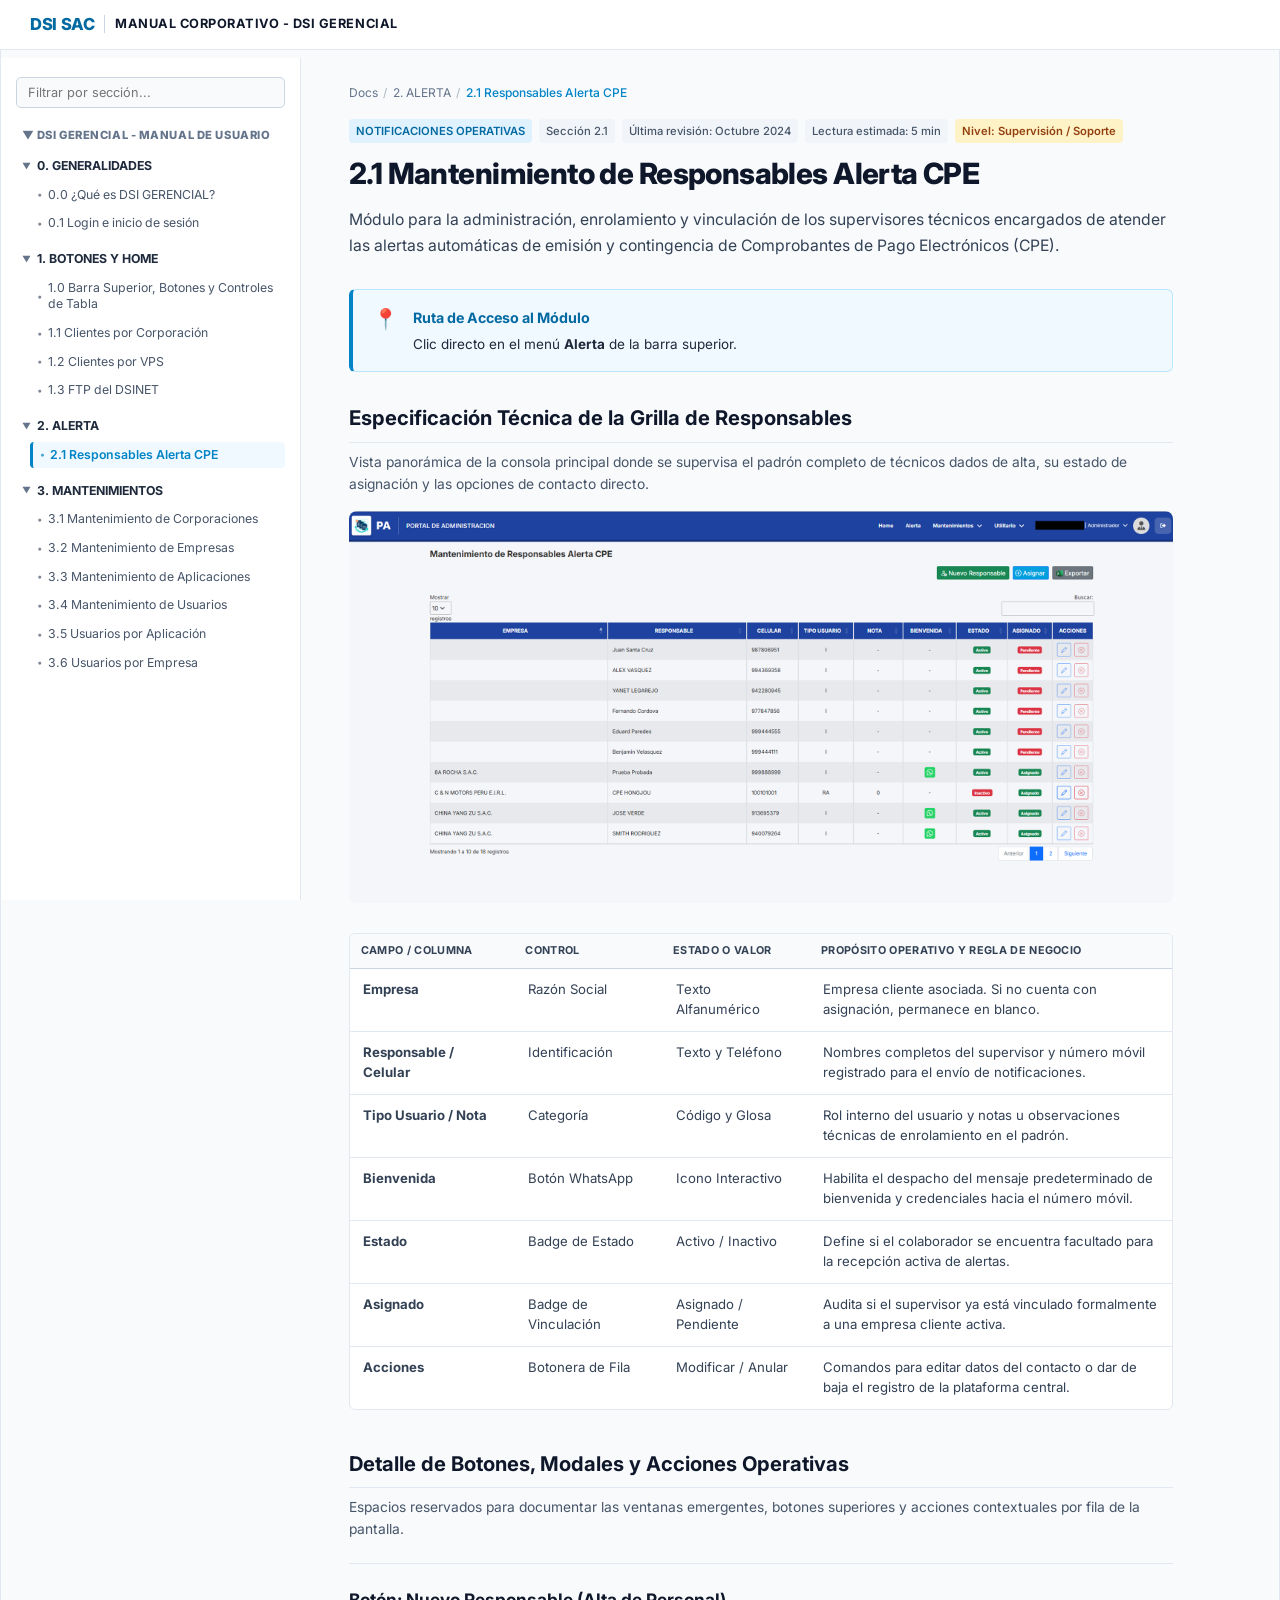
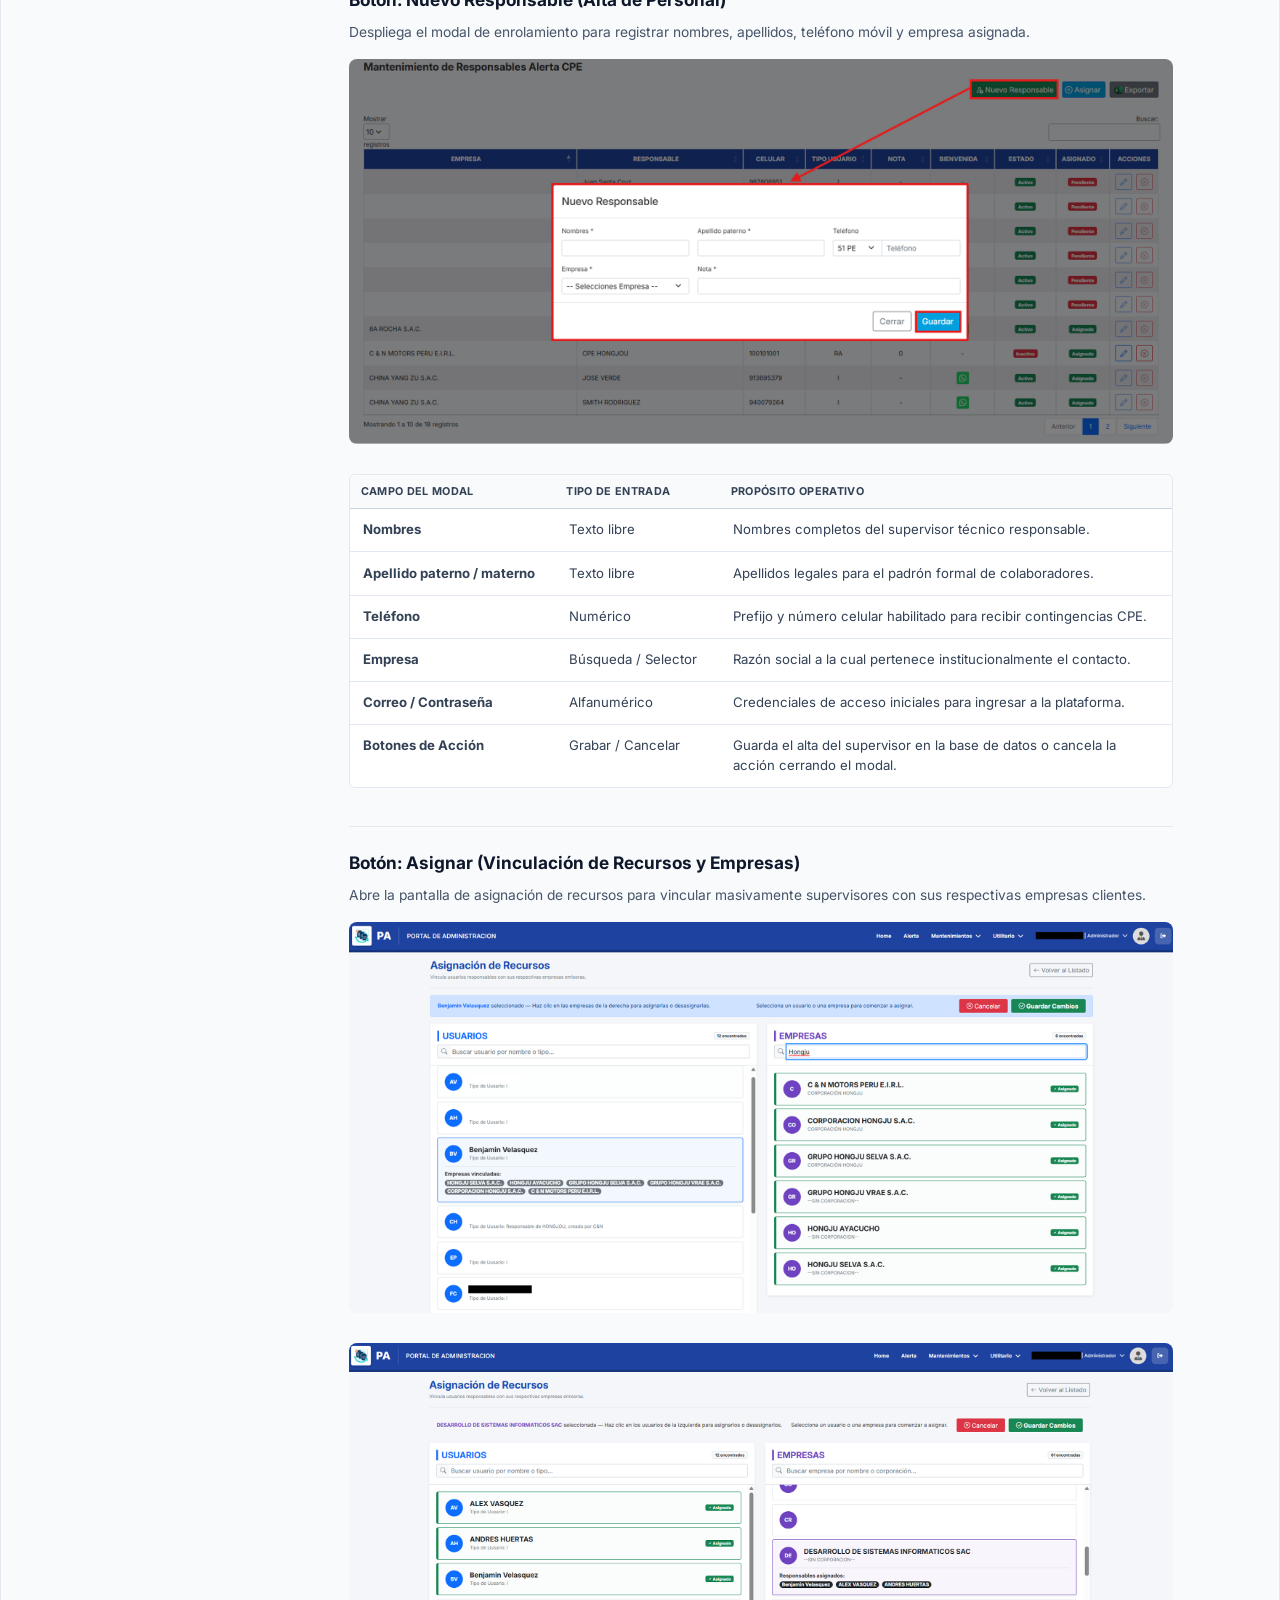
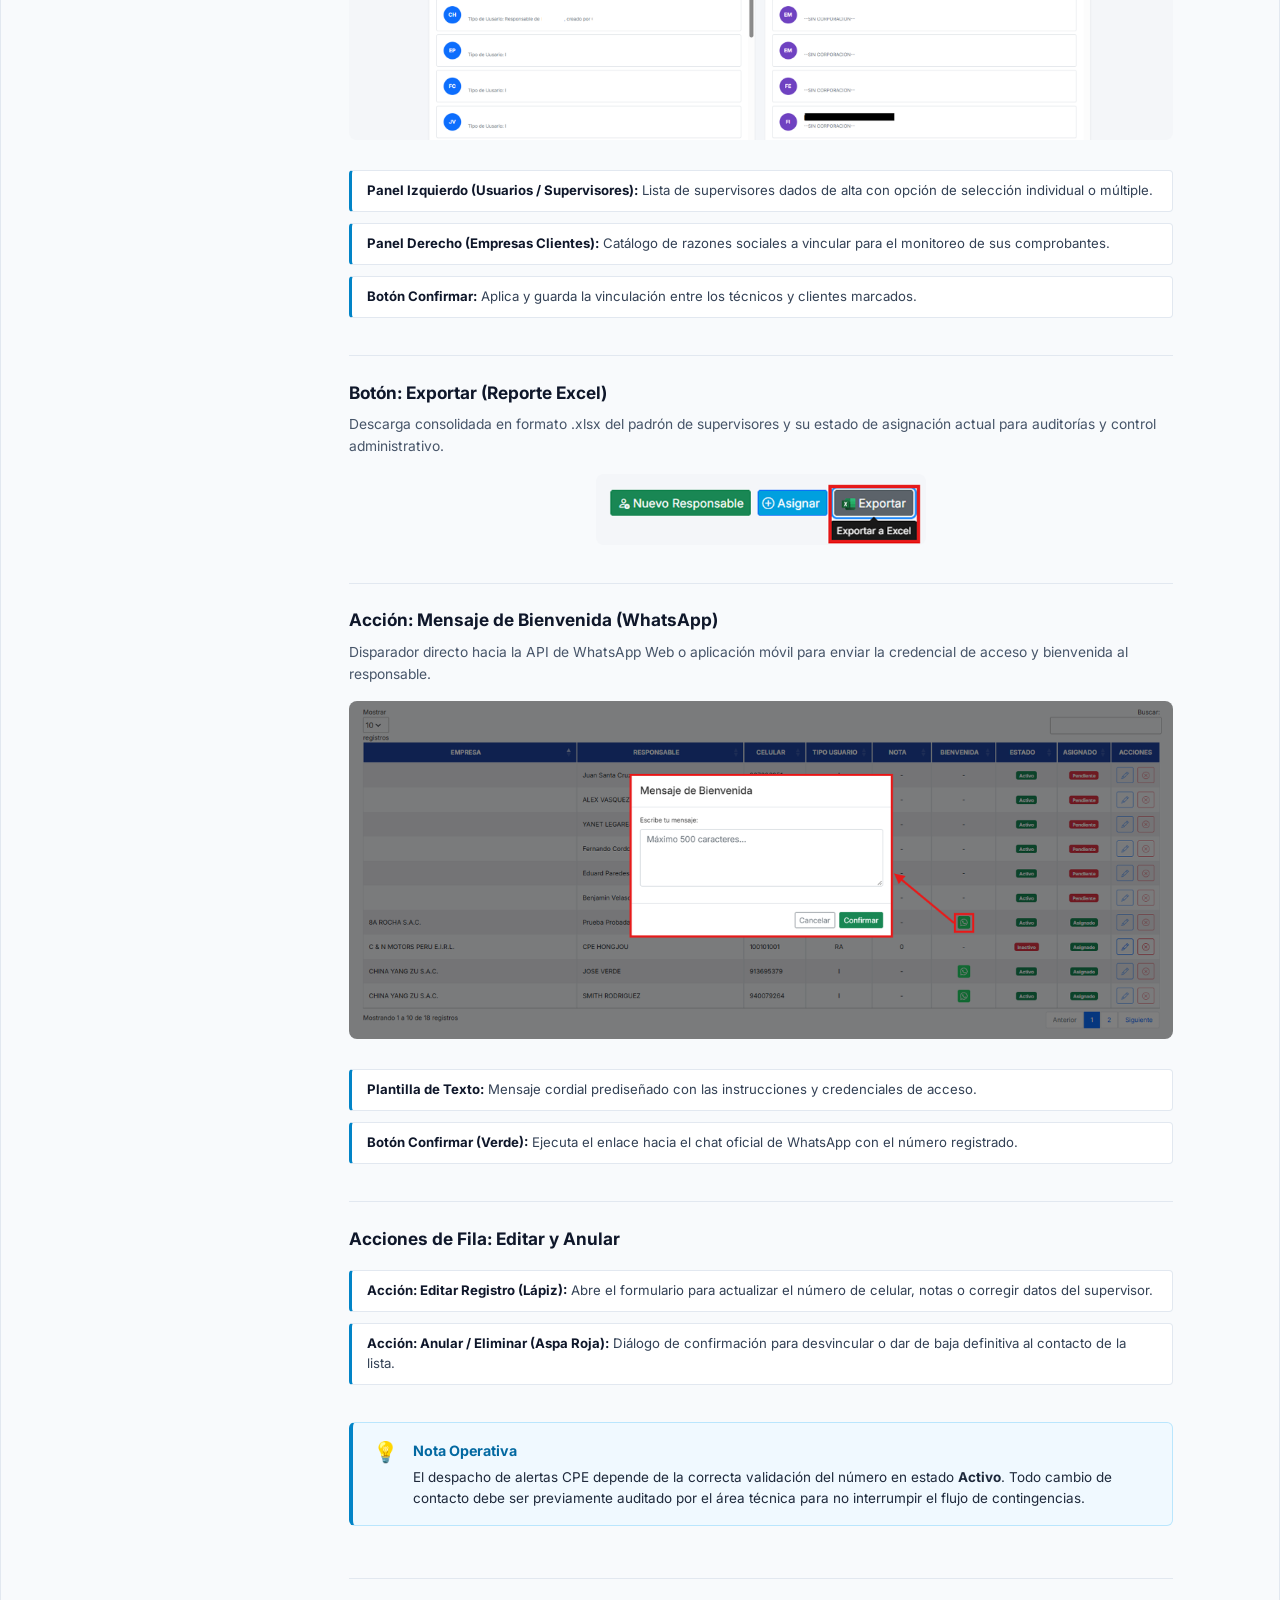
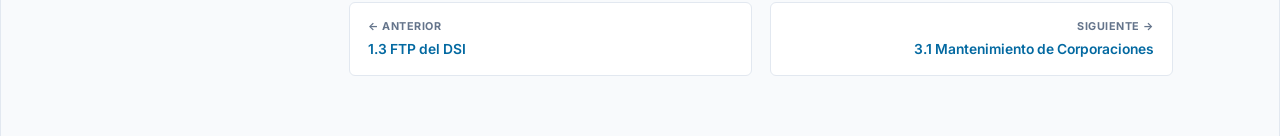
<file: 21-alertas-cpe.html>
<!DOCTYPE html>
<html lang="es">
<head>
  <meta charset="UTF-8">
  <meta name="viewport" content="width=device-width, initial-scale=1.0">
  <title>2.1 Mantenimiento de Responsables Alerta CPE - DSI GERENCIAL</title>
  <link rel="preconnect" href="https://fonts.googleapis.com">
  <link rel="preconnect" href="https://fonts.gstatic.com" crossorigin>
  <link href="https://fonts.googleapis.com/css2?family=Inter:wght@400;500;600;700;800&display=swap" rel="stylesheet">
  <link rel="stylesheet" href="styles.css">
</head>
<body>

  <!-- ==========================================================================
       CABECERA GLOBAL (TOPBAR)
       ========================================================================== -->
<header class="topbar">
  <div class="topbar-inner">
    
    <div class="topbar-left">
      <button class="mobile-toggle-btn" id="mobileMenuBtn" aria-label="Abrir menú de navegación">☰</button>
      <div class="brand-group">
        <span class="brand-logo">DSI SAC</span>
        <span class="brand-divider"></span>
        <span class="brand-title">MANUAL CORPORATIVO - DSI GERENCIAL</span>
      </div>
    </div>

    <!-- Bloque derecho vacío o reservado para no romper flexbox -->
    <div class="topbar-right" style="display: none;"></div>

  </div>
</header>

  <!-- ==========================================================================
       LAYOUT PRINCIPAL DE 2 COLUMNAS
       ========================================================================== -->
  <div class="layout-container">

    <!-- COLUMNA 1: SIDEBAR IZQUIERDO (300px FIJO) -->
    <aside class="sidebar" id="sidebar">
      
      <div class="sidebar-search-area">
        <input type="text" id="sidebarFilter" placeholder="Filtrar por sección...">
      </div>

      <div class="sidebar-root-title">▼ DSI GERENCIAL - MANUAL DE USUARIO</div>

      <!-- 0. GENERALIDADES -->
      <div class="nav-category" data-group="cat-0">
          <button class="category-toggle" aria-expanded="true">
            <span class="toggle-arrow">▼</span> 0. GENERALIDADES
          </button>
          <ul class="category-links" id="cat-0">
          <li>
            <a href="index.html" class="nav-item">
              <span class="bullet">•</span> 0.0 ¿Qué es DSI GERENCIAL?
            </a>
          </li>
          <li>
            <a href="01-login.html" class="nav-item">
              <span class="bullet">•</span> 0.1 Login e inicio de sesión
            </a>
          </li>
        </ul>
      </div>

      <!-- 1. BOTONES Y HOME -->
      <div class="nav-category" data-group="cat-1">
          <button class="category-toggle" aria-expanded="true">
            <span class="toggle-arrow">▼</span> 1. BOTONES Y HOME
          </button>
          <ul class="category-links" id="cat-1">
          <li>
            <a href="10-botones-tablas.html" class="nav-item">
              <span class="bullet">•</span> 1.0 Barra Superior, Botones y Controles de Tabla
            </a>
          </li>
          <li>
            <a href="11-corporacion.html" class="nav-item">
              <span class="bullet">•</span> 1.1 Clientes por Corporación
            </a>
          </li>
          <li>
            <a href="12-vps.html" class="nav-item">
              <span class="bullet">•</span> 1.2 Clientes por VPS
            </a>
          </li>
          <li>
            <a href="13-ftp.html" class="nav-item">
              <span class="bullet">•</span> 1.3 FTP del DSINET
            </a>
          </li>
        </ul>
      </div>

      <!-- 2. ALERTA (GRUPO DESPLEGADO Y ENLACE ACTIVE) -->
      <div class="nav-category" data-group="cat-2">
          <button class="category-toggle" aria-expanded="true">
            <span class="toggle-arrow">▼</span> 2. ALERTA
          </button>
          <ul class="category-links" id="cat-2">
          <li>
            <a href="21-alertas-cpe.html" class="nav-item active">
              <span class="bullet">•</span> 2.1 Responsables Alerta CPE
            </a>
          </li>
        </ul>
      </div>

      <!-- 3. MANTENIMIENTOS -->
      <div class="nav-category" data-group="cat-3">
          <button class="category-toggle" aria-expanded="true">
            <span class="toggle-arrow">▼</span> 3. MANTENIMIENTOS
          </button>
          <ul class="category-links" id="cat-3">
          <li>
            <a href="31-corporaciones.html" class="nav-item">
              <span class="bullet">•</span> 3.1 Mantenimiento de Corporaciones
            </a>
          </li>
          <li>
            <a href="32-empresas.html" class="nav-item">
              <span class="bullet">•</span> 3.2 Mantenimiento de Empresas
            </a>
          </li>
          <li>
            <a href="33-aplicaciones.html" class="nav-item">
              <span class="bullet">•</span> 3.3 Mantenimiento de Aplicaciones
            </a>
          </li>
          <li>
            <a href="34-usuarios.html" class="nav-item">
              <span class="bullet">•</span> 3.4 Mantenimiento de Usuarios
            </a>
          </li>
          <li>
            <a href="35-usuarios-app.html" class="nav-item">
              <span class="bullet">•</span> 3.5 Usuarios por Aplicación
            </a>
          </li>
          <li>
            <a href="36-usuarios-empresa.html" class="nav-item">
              <span class="bullet">•</span> 3.6 Usuarios por Empresa
            </a>
          </li>
        </ul>
      </div>

    </aside>

    <!-- Fondo tenue para dispositivos móviles -->
    <div class="sidebar-backdrop" id="sidebarBackdrop"></div>

    <!-- COLUMNA 2: ÁREA DE CONTENIDO PRINCIPAL -->
    <main class="main-content">

      <!-- Breadcrumbs oficiales -->
      <nav class="breadcrumb-trail" aria-label="Migas de pan">
        <a href="index.html">Docs</a>
        <span class="separator">/</span>
        <a href="21-alertas-cpe.html">2. ALERTA</a>
        <span class="separator">/</span>
        <span class="active-crumb">2.1 Responsables Alerta CPE</span>
      </nav>

      <!-- 1. ENCABEZADO Y RUTA DE ACCESO -->
      <header class="doc-header">
        <div class="doc-meta-tags">
          <span class="meta-tag badge-section">NOTIFICACIONES OPERATIVAS</span>
          <span class="meta-tag">Sección 2.1</span>
          <span class="meta-tag">Última revisión: Octubre 2024</span>
          <span class="meta-tag">Lectura estimada: 5 min</span>
          <span class="meta-tag badge-access">Nivel: Supervisión / Soporte</span>
        </div>
        <h1 class="doc-title">2.1 Mantenimiento de Responsables Alerta CPE</h1>
        <p class="doc-intro">
          Módulo para la administración, enrolamiento y vinculación de los supervisores técnicos encargados de atender las alertas automáticas de emisión y contingencia de Comprobantes de Pago Electrónicos (CPE).
        </p>
      </header>

      <!-- Recuadro destacado: Ruta de Acceso -->
      <div class="callout-box" style="margin-bottom: 2em;">
        <div class="callout-icon">📍</div>
        <div class="callout-body">
          <div class="callout-title">Ruta de Acceso al Módulo</div>
          <p>
            Clic directo en el menú <strong>Alerta</strong> de la barra superior.
          </p>
        </div>
      </div>

      <!-- 2. PANTALLA 1: GRILLA PRINCIPAL DE RESPONSABLES -->
      <section class="content-section">
        <h2 class="section-heading">Especificación Técnica de la Grilla de Responsables</h2>
        <p class="section-description">
          Vista panorámica de la consola principal donde se supervisa el padrón completo de técnicos dados de alta, su estado de asignación y las opciones de contacto directo.
        </p>

        <!-- ESPACIO 1: IMAGEN DE LA GRILLA PRINCIPAL -->
        <img src="IMAGENES/2.ALERTA/2.1ALERTA/image 60.png" 
        alt="Ventana Principal de Acceso" 
        style="width: 100%; height: auto; display: block; border-radius: 8px; margin-bottom: 2em;">        
        <!-- Tabla Completa de la Grilla según el PDF -->
        <div class="table-responsive-wrapper">
          <table class="manual-table">
            <thead>
              <tr>
                <th style="width: 20%;">CAMPO / COLUMNA</th>
                <th style="width: 18%;">CONTROL</th>
                <th style="width: 18%;">ESTADO O VALOR</th>
                <th style="width: 44%;">PROPÓSITO OPERATIVO Y REGLA DE NEGOCIO</th>
              </tr>
            </thead>
            <tbody>
              <tr>
                <td><strong>Empresa</strong></td>
                <td>Razón Social</td>
                <td>Texto Alfanumérico</td>
                <td>Empresa cliente asociada. Si no cuenta con asignación, permanece en blanco.</td>
              </tr>
              <tr>
                <td><strong>Responsable / Celular</strong></td>
                <td>Identificación</td>
                <td>Texto y Teléfono</td>
                <td>Nombres completos del supervisor y número móvil registrado para el envío de notificaciones.</td>
              </tr>
              <tr>
                <td><strong>Tipo Usuario / Nota</strong></td>
                <td>Categoría</td>
                <td>Código y Glosa</td>
                <td>Rol interno del usuario y notas u observaciones técnicas de enrolamiento en el padrón.</td>
              </tr>
              <tr>
                <td><strong>Bienvenida</strong></td>
                <td>Botón WhatsApp</td>
                <td>Icono Interactivo</td>
                <td>Habilita el despacho del mensaje predeterminado de bienvenida y credenciales hacia el número móvil.</td>
              </tr>
              <tr>
                <td><strong>Estado</strong></td>
                <td>Badge de Estado</td>
                <td>Activo / Inactivo</td>
                <td>Define si el colaborador se encuentra facultado para la recepción activa de alertas.</td>
              </tr>
              <tr>
                <td><strong>Asignado</strong></td>
                <td>Badge de Vinculación</td>
                <td>Asignado / Pendiente</td>
                <td>Audita si el supervisor ya está vinculado formalmente a una empresa cliente activa.</td>
              </tr>
              <tr>
                <td><strong>Acciones</strong></td>
                <td>Botonera de Fila</td>
                <td>Modificar / Anular</td>
                <td>Comandos para editar datos del contacto o dar de baja el registro de la plataforma central.</td>
              </tr>
            </tbody>
          </table>
        </div>
      </section>

      <!-- 3. DETALLE DE BOTONES, MODALES Y ACCIONES OPERATIVAS -->
      <section class="content-section">
        <h2 class="section-heading">Detalle de Botones, Modales y Acciones Operativas</h2>
        <p class="section-description">
          Espacios reservados para documentar las ventanas emergentes, botones superiores y acciones contextuales por fila de la pantalla.
        </p>

        <!-- PANTALLA 2: MODAL "NUEVO RESPONSABLE" -->
        <article class="content-section" style="margin-top: 1.5em; border-top: 1px solid #E2E8F0; padding-top: 1.5em;">
          <h3 style="font-size: 1.15em; font-weight: 700; color: #0F172A; margin-bottom: 0.4em;">Botón: Nuevo Responsable (Alta de Personal)</h3>
          <p class="section-description">
            Despliega el modal de enrolamiento para registrar nombres, apellidos, teléfono móvil y empresa asignada.
          </p>

          <!-- ESPACIO 2: IMAGEN DEL MODAL NUEVO RESPONSABLE -->
          <img src="IMAGENES/2.ALERTA/2.1ALERTA/image 62.png" 
          alt="Ventana Principal de Acceso" 
          style="width: 100%; height: auto; display: block; border-radius: 8px; margin-bottom: 2em;">

          <!-- Campos del Modal Nuevo Responsable según el PDF -->
          <div class="table-responsive-wrapper">
            <table class="manual-table">
              <thead>
                <tr>
                  <th style="width: 25%;">CAMPO DEL MODAL</th>
                  <th style="width: 20%;">TIPO DE ENTRADA</th>
                  <th style="width: 55%;">PROPÓSITO OPERATIVO</th>
                </tr>
              </thead>
              <tbody>
                <tr>
                  <td><strong>Nombres</strong></td>
                  <td>Texto libre</td>
                  <td>Nombres completos del supervisor técnico responsable.</td>
                </tr>
                <tr>
                  <td><strong>Apellido paterno / materno</strong></td>
                  <td>Texto libre</td>
                  <td>Apellidos legales para el padrón formal de colaboradores.</td>
                </tr>
                <tr>
                  <td><strong>Teléfono</strong></td>
                  <td>Numérico</td>
                  <td>Prefijo y número celular habilitado para recibir contingencias CPE.</td>
                </tr>
                <tr>
                  <td><strong>Empresa</strong></td>
                  <td>Búsqueda / Selector</td>
                  <td>Razón social a la cual pertenece institucionalmente el contacto.</td>
                </tr>
                <tr>
                  <td><strong>Correo / Contraseña</strong></td>
                  <td>Alfanumérico</td>
                  <td>Credenciales de acceso iniciales para ingresar a la plataforma.</td>
                </tr>
                <tr>
                  <td><strong>Botones de Acción</strong></td>
                  <td>Grabar / Cancelar</td>
                  <td>Guarda el alta del supervisor en la base de datos o cancela la acción cerrando el modal.</td>
                </tr>
              </tbody>
            </table>
          </div>
        </article>

        <!-- PANTALLA 3: ASIGNACIÓN DE RECURSOS -->
        <article class="content-section" style="margin-top: 2em; border-top: 1px solid #E2E8F0; padding-top: 1.5em;">
          <h3 style="font-size: 1.15em; font-weight: 700; color: #0F172A; margin-bottom: 0.4em;">Botón: Asignar (Vinculación de Recursos y Empresas)</h3>
          <p class="section-description">
            Abre la pantalla de asignación de recursos para vincular masivamente supervisores con sus respectivas empresas clientes.
          </p>

          <!-- ESPACIO 3: IMAGEN DE ASIGNACIÓN DE RECURSOS -->
          <img src="IMAGENES/2.ALERTA/2.1ALERTA/image 64.png" 
          alt="Ventana Principal de Acceso" 
          style="width: 100%; height: auto; display: block; border-radius: 8px; margin-bottom: 2em;">

          <img src="IMAGENES/2.ALERTA/2.1ALERTA/image 65.png" 
          alt="Ventana Principal de Acceso" 
          style="width: 100%; height: auto; display: block; border-radius: 8px; margin-bottom: 2em;">

          <div class="features-list">
            <div class="feature-item">
              <strong>Panel Izquierdo (Usuarios / Supervisores):</strong> Lista de supervisores dados de alta con opción de selección individual o múltiple.
            </div>
            <div class="feature-item">
              <strong>Panel Derecho (Empresas Clientes):</strong> Catálogo de razones sociales a vincular para el monitoreo de sus comprobantes.
            </div>
            <div class="feature-item">
              <strong>Botón Confirmar:</strong> Aplica y guarda la vinculación entre los técnicos y clientes marcados.
            </div>
          </div>
        </article>

        <!-- BOTÓN EXPORTAR -->
        <article class="content-section" style="margin-top: 1.5em; border-top: 1px solid #E2E8F0; padding-top: 1.5em;">
          <h3 style="font-size: 1.15em; font-weight: 700; color: #0F172A; margin-bottom: 0.4em;">Botón: Exportar (Reporte Excel)</h3>
          <p class="section-description">
            Descarga consolidada en formato .xlsx del padrón de supervisores y su estado de asignación actual para auditorías y control administrativo.
          </p>
          <img src="IMAGENES/2.ALERTA/2.1ALERTA/image 66.png" 
              alt="Ventana Principal de Acceso" 
              style="width: 40%; height: auto; display: block; border-radius: 8px; margin: 0 auto 2em auto;">
        </article>

        <!-- PANTALLA 4: MODAL MENSAJE DE BIENVENIDA -->
        <article class="content-section" style="margin-top: 1.5em; border-top: 1px solid #E2E8F0; padding-top: 1.5em;">
          <h3 style="font-size: 1.15em; font-weight: 700; color: #0F172A; margin-bottom: 0.4em;">Acción: Mensaje de Bienvenida (WhatsApp)</h3>
          <p class="section-description">
            Disparador directo hacia la API de WhatsApp Web o aplicación móvil para enviar la credencial de acceso y bienvenida al responsable.
          </p>

          <!-- ESPACIO 4: IMAGEN DEL MODAL MENSAJE DE BIENVENIDA -->
          <img src="IMAGENES/2.ALERTA/2.1ALERTA/image 67.png" 
          alt="Ventana Principal de Acceso" 
          style="width: 100%; height: auto; display: block; border-radius: 8px; margin-bottom: 2em;">

          <div class="features-list">
            <div class="feature-item">
              <strong>Plantilla de Texto:</strong> Mensaje cordial prediseñado con las instrucciones y credenciales de acceso.
            </div>
            <div class="feature-item">
              <strong>Botón Confirmar (Verde):</strong> Ejecuta el enlace hacia el chat oficial de WhatsApp con el número registrado.
            </div>
          </div>
        </article>

        <!-- ACCIONES DE FILA -->
        <article class="content-section" style="margin-top: 1.5em; border-top: 1px solid #E2E8F0; padding-top: 1.5em;">
          <h3 style="font-size: 1.15em; font-weight: 700; color: #0F172A; margin-bottom: 0.4em;">Acciones de Fila: Editar y Anular</h3>
          <div class="features-list">
            <div class="feature-item">
              <strong>Acción: Editar Registro (Lápiz):</strong> Abre el formulario para actualizar el número de celular, notas o corregir datos del supervisor.
            </div>
            <div class="feature-item">
              <strong>Acción: Anular / Eliminar (Aspa Roja):</strong> Diálogo de confirmación para desvincular o dar de baja definitiva al contacto de la lista.
            </div>
          </div>
        </article>

      </section>

      <!-- 4. CALLOUT BOX (NOTA OPERATIVA) -->
      <div class="callout-box">
        <div class="callout-icon">💡</div>
        <div class="callout-body">
          <div class="callout-title">Nota Operativa</div>
          <p>
            El despacho de alertas CPE depende de la correcta validación del número en estado <strong>Activo</strong>. Todo cambio de contacto debe ser previamente auditado por el área técnica para no interrumpir el flujo de contingencias.
          </p>
        </div>
      </div>

      <!-- 5. PAGINACIÓN INFERIOR -->
      <footer class="pagination-footer">
        <a href="13-ftp.html" class="pagination-card active-card">
          <span class="pagination-direction">← ANTERIOR</span>
          <span class="pagination-title">1.3 FTP del DSI</span>
        </a>
        <a href="31-corporaciones.html" class="pagination-card active-card" style="text-align: right; align-items: flex-end;">
          <span class="pagination-direction">SIGUIENTE →</span>
          <span class="pagination-title">3.1 Mantenimiento de Corporaciones</span>
        </a>
      </footer>

    </main>
  </div>

  <script src="script.js"></script>
</body>
</html>
</file>
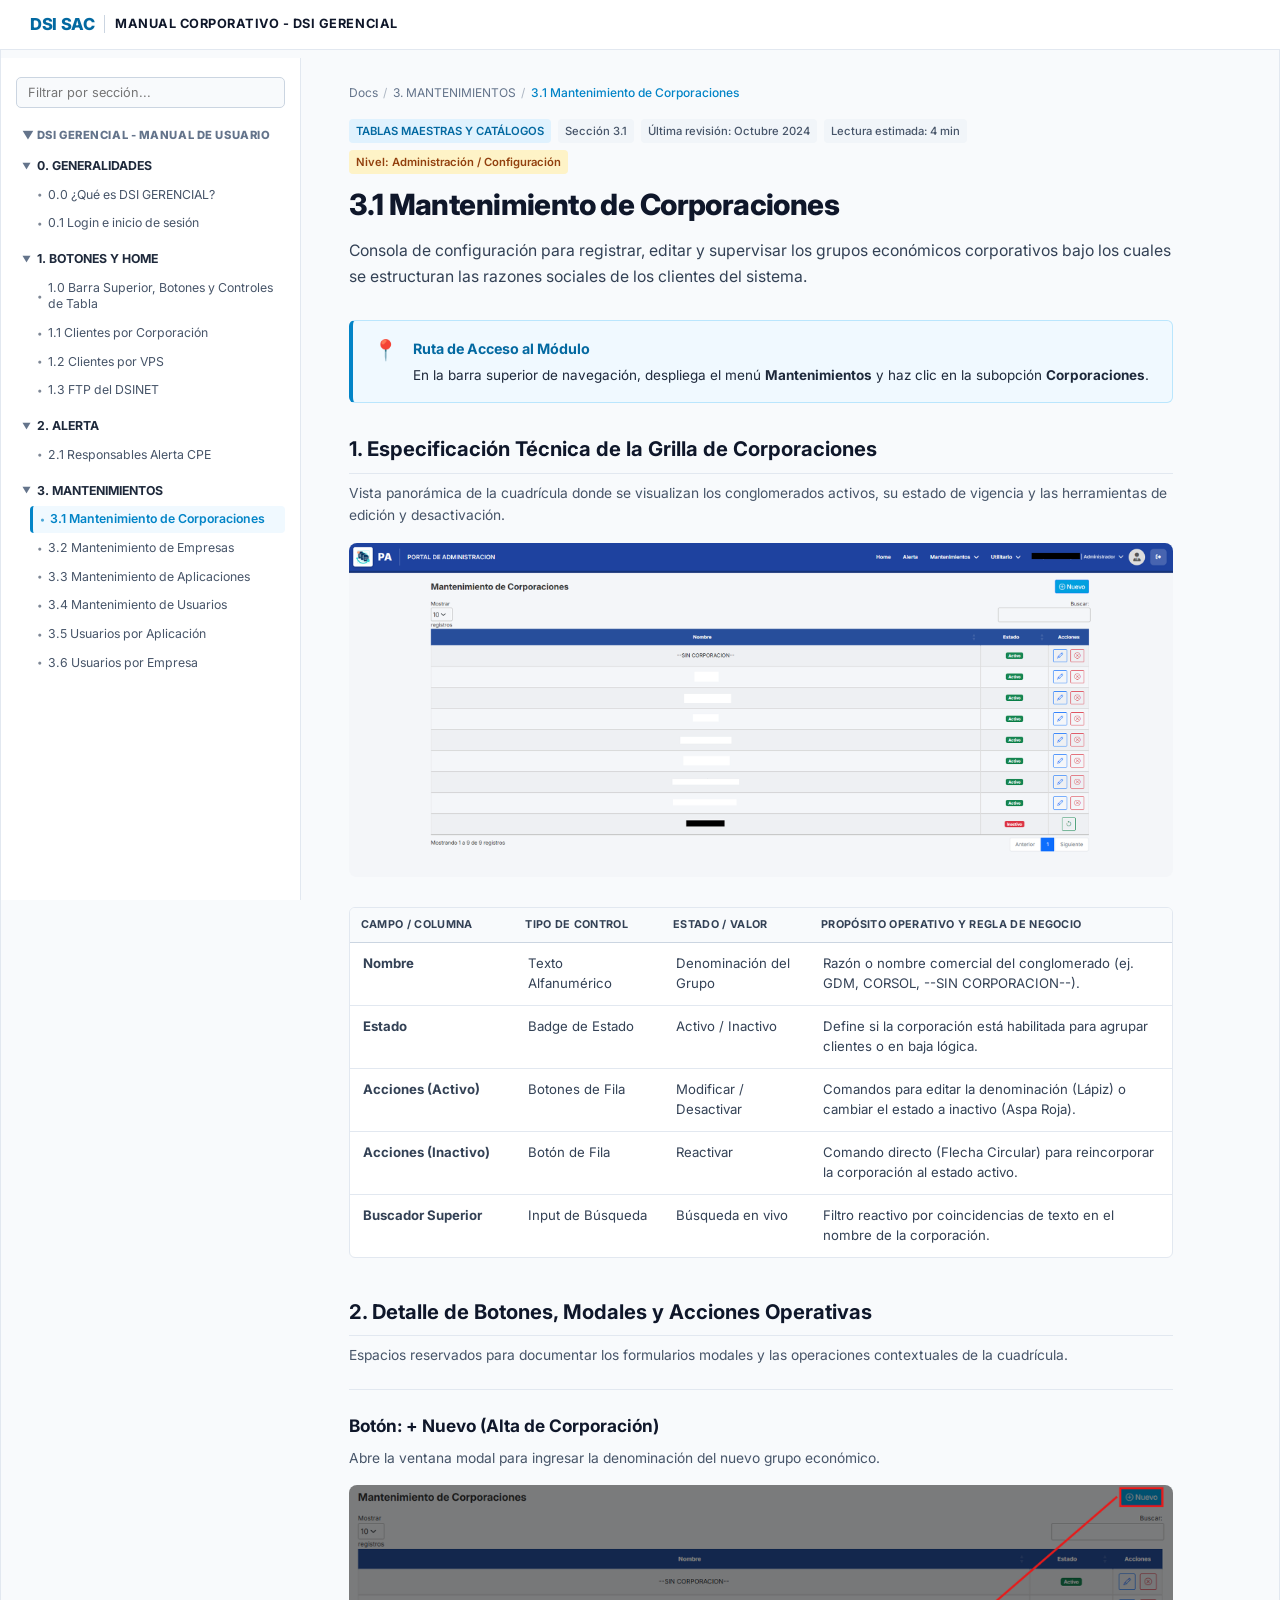
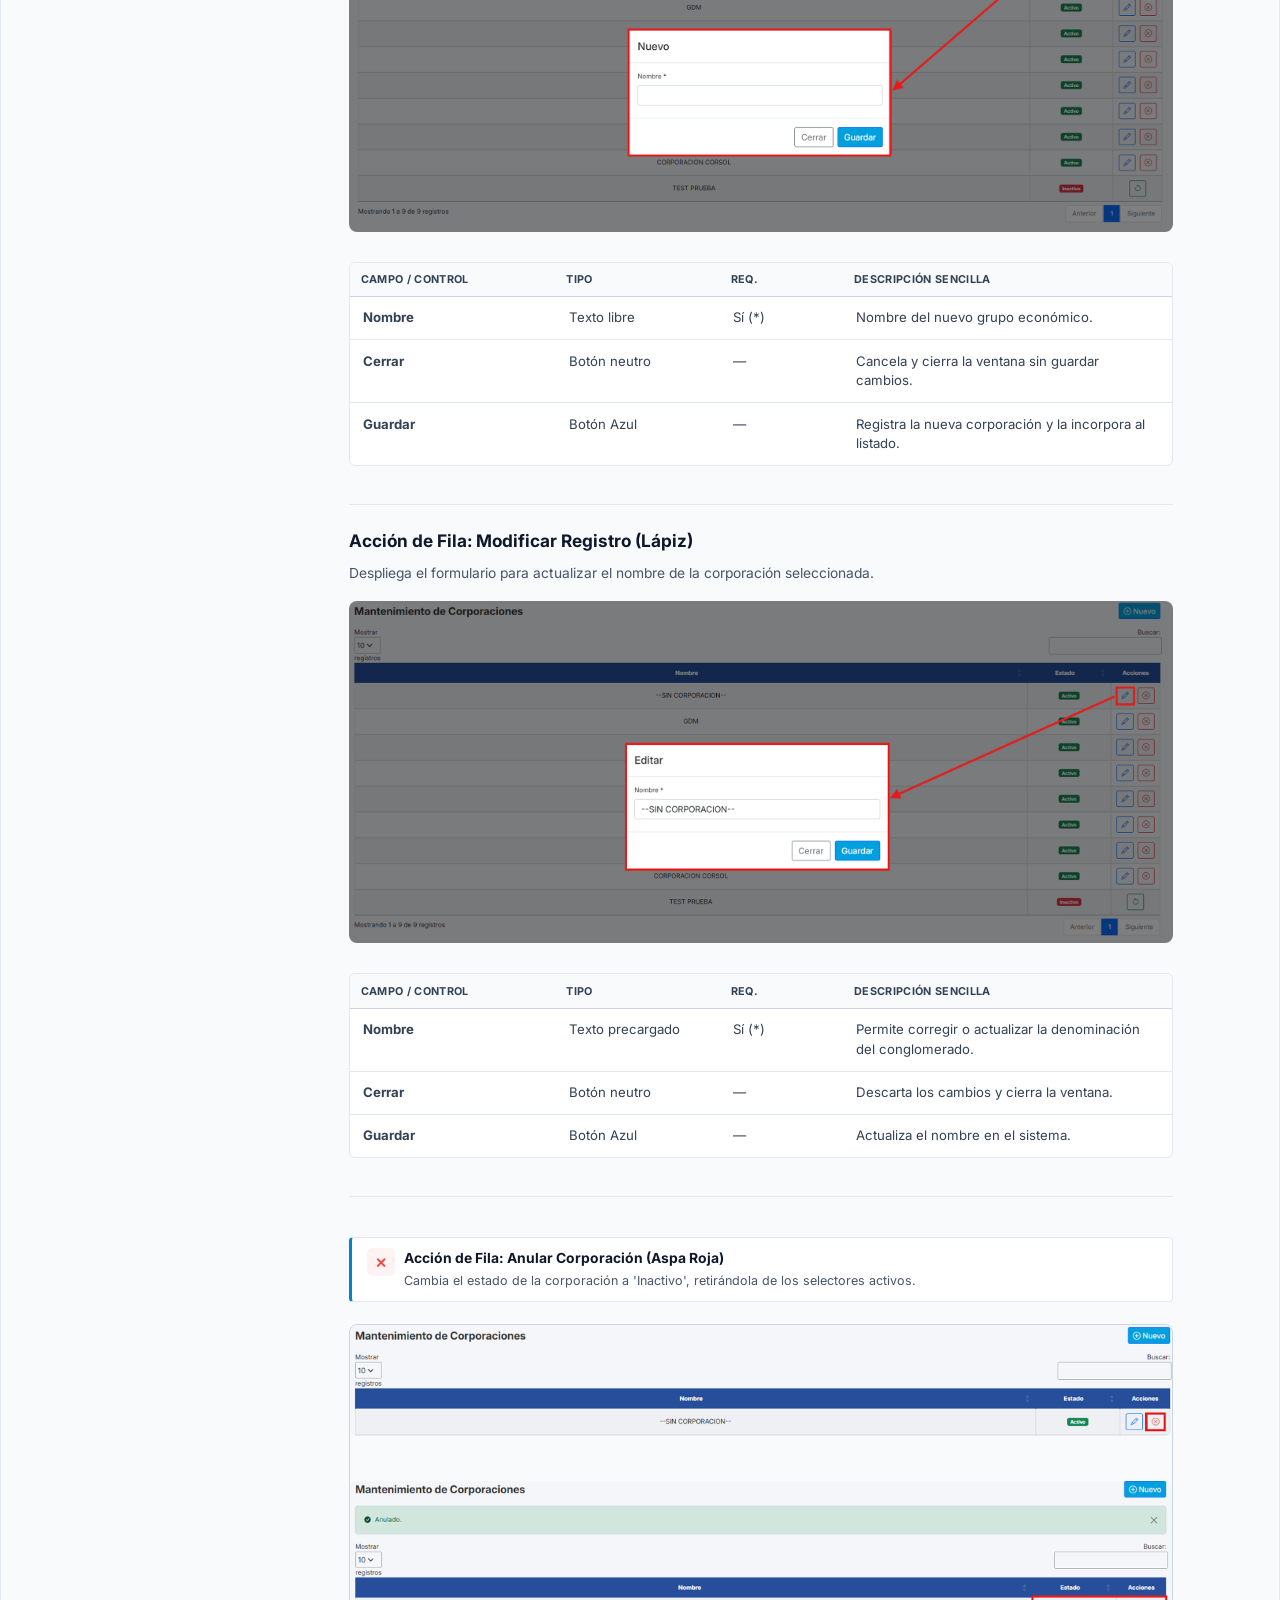
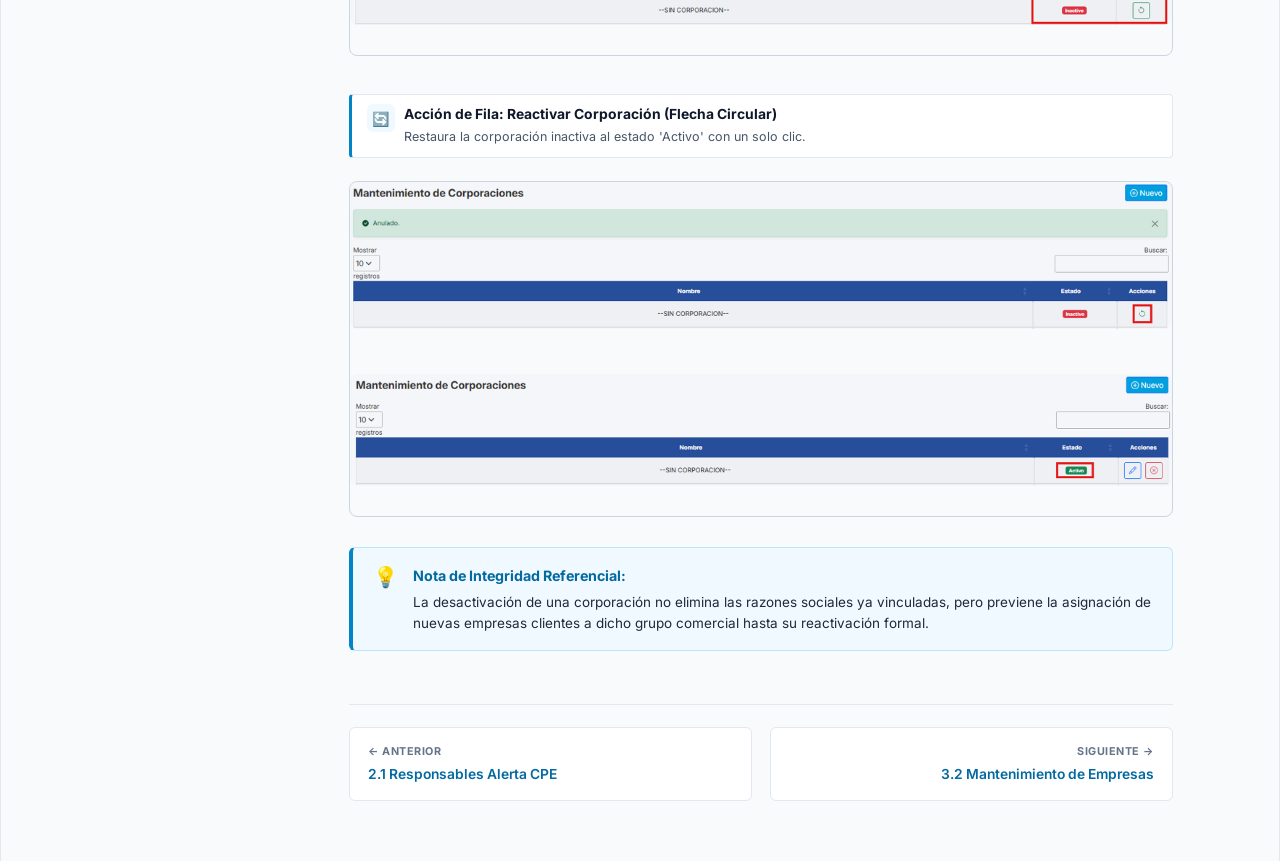
<file: 31-corporaciones.html>
<!DOCTYPE html>
<html lang="es">
<head>
  <meta charset="UTF-8">
  <meta name="viewport" content="width=device-width, initial-scale=1.0">
  <title>3.1 Mantenimiento de Corporaciones - DSI GERENCIAL</title>
  <link rel="preconnect" href="https://fonts.googleapis.com">
  <link rel="preconnect" href="https://fonts.gstatic.com" crossorigin>
  <link href="https://fonts.googleapis.com/css2?family=Inter:wght@400;500;600;700;800&display=swap" rel="stylesheet">
  <link rel="stylesheet" href="styles.css">
</head>
<body>

  <!-- ==========================================================================
       CABECERA GLOBAL (TOPBAR)
       ========================================================================== -->
<header class="topbar">
  <div class="topbar-inner">
    
    <div class="topbar-left">
      <button class="mobile-toggle-btn" id="mobileMenuBtn" aria-label="Abrir menú de navegación">☰</button>
      <div class="brand-group">
        <span class="brand-logo">DSI SAC</span>
        <span class="brand-divider"></span>
        <span class="brand-title">MANUAL CORPORATIVO - DSI GERENCIAL</span>
      </div>
    </div>

    <!-- Bloque derecho vacío o reservado para no romper flexbox -->
    <div class="topbar-right" style="display: none;"></div>

  </div>
</header>

  <!-- ==========================================================================
       LAYOUT PRINCIPAL DE 2 COLUMNAS
       ========================================================================== -->
  <div class="layout-container">

    <!-- COLUMNA 1: SIDEBAR IZQUIERDO (300px FIJO) -->
    <aside class="sidebar" id="sidebar">
      
      <div class="sidebar-search-area">
        <input type="text" id="sidebarFilter" placeholder="Filtrar por sección...">
      </div>

      <div class="sidebar-root-title">▼ DSI GERENCIAL - MANUAL DE USUARIO</div>

      <!-- 0. GENERALIDADES -->
      <div class="nav-category" data-group="cat-0">
          <button class="category-toggle" aria-expanded="true">
            <span class="toggle-arrow">▼</span> 0. GENERALIDADES
          </button>
          <ul class="category-links" id="cat-0">
          <li>
            <a href="index.html" class="nav-item">
              <span class="bullet">•</span> 0.0 ¿Qué es DSI GERENCIAL?
            </a>
          </li>
          <li>
            <a href="01-login.html" class="nav-item">
              <span class="bullet">•</span> 0.1 Login e inicio de sesión
            </a>
          </li>
        </ul>
      </div>

      <!-- 1. BOTONES Y HOME -->
      <div class="nav-category" data-group="cat-1">
          <button class="category-toggle" aria-expanded="true">
            <span class="toggle-arrow">▼</span> 1. BOTONES Y HOME
          </button>
          <ul class="category-links" id="cat-1">
          <li>
            <a href="10-botones-tablas.html" class="nav-item">
              <span class="bullet">•</span> 1.0 Barra Superior, Botones y Controles de Tabla
            </a>
          </li>
          <li>
            <a href="11-corporacion.html" class="nav-item">
              <span class="bullet">•</span> 1.1 Clientes por Corporación
            </a>
          </li>
          <li>
            <a href="12-vps.html" class="nav-item">
              <span class="bullet">•</span> 1.2 Clientes por VPS
            </a>
          </li>
          <li>
            <a href="13-ftp.html" class="nav-item">
              <span class="bullet">•</span> 1.3 FTP del DSINET
            </a>
          </li>
        </ul>
      </div>

      <!-- 2. ALERTA -->
      <div class="nav-category" data-group="cat-2">
          <button class="category-toggle" aria-expanded="true">
            <span class="toggle-arrow">▼</span> 2. ALERTA
          </button>
          <ul class="category-links" id="cat-2">
          <li>
            <a href="21-alertas-cpe.html" class="nav-item">
              <span class="bullet">•</span> 2.1 Responsables Alerta CPE
            </a>
          </li>
        </ul>
      </div>

      <!-- 3. MANTENIMIENTOS (GRUPO DESPLEGADO Y 3.1 ACTIVE) -->
       <div class="nav-category" data-group="cat-3">
          <button class="category-toggle" aria-expanded="true">
            <span class="toggle-arrow">▼</span> 3. MANTENIMIENTOS
          </button>
          <ul class="category-links" id="cat-3">
          <li>
            <a href="31-corporaciones.html" class="nav-item active">
              <span class="bullet">•</span> 3.1 Mantenimiento de Corporaciones
            </a>
          </li>
          <li>
            <a href="32-empresas.html" class="nav-item">
              <span class="bullet">•</span> 3.2 Mantenimiento de Empresas
            </a>
          </li>
          <li>
            <a href="33-aplicaciones.html" class="nav-item">
              <span class="bullet">•</span> 3.3 Mantenimiento de Aplicaciones
            </a>
          </li>
          <li>
            <a href="34-usuarios.html" class="nav-item">
              <span class="bullet">•</span> 3.4 Mantenimiento de Usuarios
            </a>
          </li>
          <li>
            <a href="35-usuarios-app.html" class="nav-item">
              <span class="bullet">•</span> 3.5 Usuarios por Aplicación
            </a>
          </li>
          <li>
            <a href="36-usuarios-empresa.html" class="nav-item">
              <span class="bullet">•</span> 3.6 Usuarios por Empresa
            </a>
          </li>
        </ul>
      </div>

    </aside>

    <!-- Fondo tenue para dispositivos móviles -->
    <div class="sidebar-backdrop" id="sidebarBackdrop"></div>

    <!-- COLUMNA 2: ÁREA DE CONTENIDO PRINCIPAL -->
    <main class="main-content">

      <!-- Migas de pan (Breadcrumbs) -->
      <nav class="breadcrumb-trail" aria-label="Migas de pan">
        <a href="index.html">Docs</a>
        <span class="separator">/</span>
        <a href="31-corporaciones.html">3. MANTENIMIENTOS</a>
        <span class="separator">/</span>
        <span class="active-crumb">3.1 Mantenimiento de Corporaciones</span>
      </nav>

      <!-- 1. ENCABEZADO Y METADATOS -->
      <header class="doc-header">
        <div class="doc-meta-tags">
          <span class="meta-tag badge-section">TABLAS MAESTRAS Y CATÁLOGOS</span>
          <span class="meta-tag">Sección 3.1</span>
          <span class="meta-tag">Última revisión: Octubre 2024</span>
          <span class="meta-tag">Lectura estimada: 4 min</span>
          <span class="meta-tag badge-access">Nivel: Administración / Configuración</span>
        </div>
        <h1 class="doc-title">3.1 Mantenimiento de Corporaciones</h1>
        <p class="doc-intro">
          Consola de configuración para registrar, editar y supervisar los grupos económicos corporativos bajo los cuales se estructuran las razones sociales de los clientes del sistema.
        </p>
      </header>

      <!-- Recuadro destacado: Ruta de Acceso -->
      <div class="callout-box" style="margin-bottom: 2em;">
        <div class="callout-icon">📍</div>
        <div class="callout-body">
          <div class="callout-title">Ruta de Acceso al Módulo</div>
          <p>
            En la barra superior de navegación, despliega el menú <strong>Mantenimientos</strong> y haz clic en la subopción <strong>Corporaciones</strong>.
          </p>
        </div>
      </div>

      <!-- 2. PANTALLA 1: GRILLA PRINCIPAL DE CORPORACIONES -->
      <section class="content-section">
        <h2 class="section-heading">1. Especificación Técnica de la Grilla de Corporaciones</h2>
        <p class="section-description">
          Vista panorámica de la cuadrícula donde se visualizan los conglomerados activos, su estado de vigencia y las herramientas de edición y desactivación.
        </p>

        <!-- ESPACIO 1: IMAGEN DE LA GRILLA PRINCIPAL -->
        <img src="IMAGENES/3.ADMINISTRACION/3.1CORPORACIONES/image 69.png" 
          alt="Ventana Principal de Acceso" 
          style="width: 100%; height: auto; display: block; border-radius: 8px; margin-bottom: 2em;">

        <!-- Tabla Completa de Especificación Técnica -->
        <div class="table-responsive-wrapper">
          <table class="manual-table">
            <thead>
              <tr>
                <th style="width: 20%;">CAMPO / COLUMNA</th>
                <th style="width: 18%;">TIPO DE CONTROL</th>
                <th style="width: 18%;">ESTADO / VALOR</th>
                <th style="width: 44%;">PROPÓSITO OPERATIVO Y REGLA DE NEGOCIO</th>
              </tr>
            </thead>
            <tbody>
              <tr>
                <td><strong>Nombre</strong></td>
                <td>Texto Alfanumérico</td>
                <td>Denominación del Grupo</td>
                <td>Razón o nombre comercial del conglomerado (ej. GDM, CORSOL, --SIN CORPORACION--).</td>
              </tr>
              <tr>
                <td><strong>Estado</strong></td>
                <td>Badge de Estado</td>
                <td>Activo / Inactivo</td>
                <td>Define si la corporación está habilitada para agrupar clientes o en baja lógica.</td>
              </tr>
              <tr>
                <td><strong>Acciones (Activo)</strong></td>
                <td>Botones de Fila</td>
                <td>Modificar / Desactivar</td>
                <td>Comandos para editar la denominación (Lápiz) o cambiar el estado a inactivo (Aspa Roja).</td>
              </tr>
              <tr>
                <td><strong>Acciones (Inactivo)</strong></td>
                <td>Botón de Fila</td>
                <td>Reactivar</td>
                <td>Comando directo (Flecha Circular) para reincorporar la corporación al estado activo.</td>
              </tr>
              <tr>
                <td><strong>Buscador Superior</strong></td>
                <td>Input de Búsqueda</td>
                <td>Búsqueda en vivo</td>
                <td>Filtro reactivo por coincidencias de texto en el nombre de la corporación.</td>
              </tr>
            </tbody>
          </table>
        </div>
      </section>

      <!-- 3. DETALLE DE BOTONES, MODALES Y ACCIONES OPERATIVAS -->
      <section class="content-section">
        <h2 class="section-heading">2. Detalle de Botones, Modales y Acciones Operativas</h2>
        <p class="section-description">
          Espacios reservados para documentar los formularios modales y las operaciones contextuales de la cuadrícula.
        </p>

        <!-- PANTALLA 2: MODAL "NUEVO" -->
        <article class="content-section" style="margin-top: 1.5em; border-top: 1px solid #E2E8F0; padding-top: 1.5em;">
          <h3 style="font-size: 1.15em; font-weight: 700; color: #0F172A; margin-bottom: 0.4em;">Botón: + Nuevo (Alta de Corporación)</h3>
          <p class="section-description">
            Abre la ventana modal para ingresar la denominación del nuevo grupo económico.
          </p>

          <!-- ESPACIO 2: IMAGEN DEL MODAL NUEVO -->
          <img src="IMAGENES/3.ADMINISTRACION/3.1CORPORACIONES/image 70.png" 
          alt="Ventana Principal de Acceso" 
          style="width: 100%; height: auto; display: block; border-radius: 8px; margin-bottom: 2em;">

          <!-- Campos del Modal Nuevo -->
          <div class="table-responsive-wrapper">
            <table class="manual-table">
              <thead>
                <tr>
                  <th style="width: 25%;">CAMPO / CONTROL</th>
                  <th style="width: 20%;">TIPO</th>
                  <th style="width: 15%;">REQ.</th>
                  <th style="width: 40%;">DESCRIPCIÓN SENCILLA</th>
                </tr>
              </thead>
              <tbody>
                <tr>
                  <td><strong>Nombre</strong></td>
                  <td>Texto libre</td>
                  <td>Sí (*)</td>
                  <td>Nombre del nuevo grupo económico.</td>
                </tr>
                <tr>
                  <td><strong>Cerrar</strong></td>
                  <td>Botón neutro</td>
                  <td>—</td>
                  <td>Cancela y cierra la ventana sin guardar cambios.</td>
                </tr>
                <tr>
                  <td><strong>Guardar</strong></td>
                  <td>Botón Azul</td>
                  <td>—</td>
                  <td>Registra la nueva corporación y la incorpora al listado.</td>
                </tr>
              </tbody>
            </table>
          </div>
        </article>

        <!-- PANTALLA 3: MODAL "EDITAR" -->
        <article class="content-section" style="margin-top: 2em; border-top: 1px solid #E2E8F0; padding-top: 1.5em;">
          <h3 style="font-size: 1.15em; font-weight: 700; color: #0F172A; margin-bottom: 0.4em;">Acción de Fila: Modificar Registro (Lápiz)</h3>
          <p class="section-description">
            Despliega el formulario para actualizar el nombre de la corporación seleccionada.
          </p>

          <!-- ESPACIO 3: IMAGEN DEL MODAL EDITAR -->
          <img src="IMAGENES/3.ADMINISTRACION/3.1CORPORACIONES/image 71.png" 
          alt="Ventana Principal de Acceso" 
          style="width: 100%; height: auto; display: block; border-radius: 8px; margin-bottom: 2em;">

          <!-- Campos del Modal Editar -->
          <div class="table-responsive-wrapper">
            <table class="manual-table">
              <thead>
                <tr>
                  <th style="width: 25%;">CAMPO / CONTROL</th>
                  <th style="width: 20%;">TIPO</th>
                  <th style="width: 15%;">REQ.</th>
                  <th style="width: 40%;">DESCRIPCIÓN SENCILLA</th>
                </tr>
              </thead>
              <tbody>
                <tr>
                  <td><strong>Nombre</strong></td>
                  <td>Texto precargado</td>
                  <td>Sí (*)</td>
                  <td>Permite corregir o actualizar la denominación del conglomerado.</td>
                </tr>
                <tr>
                  <td><strong>Cerrar</strong></td>
                  <td>Botón neutro</td>
                  <td>—</td>
                  <td>Descarta los cambios y cierra la ventana.</td>
                </tr>
                <tr>
                  <td><strong>Guardar</strong></td>
                  <td>Botón Azul</td>
                  <td>—</td>
                  <td>Actualiza el nombre en el sistema.</td>
                </tr>
              </tbody>
            </table>
          </div>
        </article>

        <!-- PANTALLA 4: ANULACIÓN Y REACTIVACIÓN -->
          <!-- ==========================================================================
     BLOQUE: ANULACIÓN Y REACTIVACIÓN DE CORPORACIÓN (ACCIONES DE FILA)
     ========================================================================== -->
<article class="content-section" style="margin-top: 2em; border-top: 1px solid #E2E8F0; padding-top: 1.5em;">

  <!-- 1. Acción de Fila: Anular Corporación (Aspa Roja) -->
  <div class="features-list" style="margin-bottom: 1em;">
    <div class="feature-item" style="display: flex; align-items: flex-start; gap: 0.75em;">
      <span style="display: inline-flex; align-items: center; justify-content: center; width: 28px; height: 28px; background-color: #FEF2F2; color: #EF4444; border-radius: 6px; font-size: 14px; font-weight: bold; flex-shrink: 0;">✕</span>
      <div>
        <strong style="color: #0F172A; font-size: 1.05em;">Acción de Fila: Anular Corporación (Aspa Roja)</strong>
        <p style="margin: 0.25em 0 0 0; color: #475569; font-size: 0.95em;">
          Cambia el estado de la corporación a 'Inactivo', retirándola de los selectores activos.
        </p>
      </div>
    </div>
  </div>

  <!-- Contenedor de Capturas: Proceso de Anulación (Fila Activa -> Fila Inactiva) -->
  <div class="screenshot-container" style="display: flex; flex-direction: column; gap: 1em; margin-bottom: 2.5em;">
    
    <!-- Captura Superior: Registro Activo con botón de Anular (Aspa Roja enmarcada) -->
    <img src="IMAGENES/3.ADMINISTRACION/3.1CORPORACIONES/image 73.png" 
          alt="Ventana Principal de Acceso" 
          style="width: 100%; height: auto; display: block; border-radius: 8px; margin-bottom: 2em;">

    <!-- Captura Inferior: Banner de confirmación 'Anulado' y registro en estado 'Inactivo' -->
    <img src="IMAGENES/3.ADMINISTRACION/3.1CORPORACIONES/image 72.png" 
          alt="Ventana Principal de Acceso" 
          style="width: 100%; height: auto; display: block; border-radius: 8px; margin-bottom: 2em;">

  </div>

  <!-- 2. Acción de Fila: Reactivar Corporación (Flecha Circular) -->
  <div class="features-list" style="margin-bottom: 1em;">
    <div class="feature-item" style="display: flex; align-items: flex-start; gap: 0.75em;">
      <span style="display: inline-flex; align-items: center; justify-content: center; width: 28px; height: 28px; background-color: #F0F9FF; color: #0284C7; border-radius: 6px; font-size: 14px; font-weight: bold; flex-shrink: 0;">🔄</span>
      <div>
        <strong style="color: #0F172A; font-size: 1.05em;">Acción de Fila: Reactivar Corporación (Flecha Circular)</strong>
        <p style="margin: 0.25em 0 0 0; color: #475569; font-size: 0.95em;">
          Restaura la corporación inactiva al estado 'Activo' con un solo clic.
        </p>
      </div>
    </div>
  </div>

  <!-- Contenedor de Capturas: Proceso de Reactivación (Fila Inactiva -> Fila Restaurada Activa) -->
  <div class="screenshot-container" style="display: flex; flex-direction: column; gap: 1em; margin-bottom: 2em;">
    
    <!-- Captura Superior: Registro Inactivo con botón de Reactivar (Flecha Circular enmarcada) -->
    <img src="IMAGENES/3.ADMINISTRACION/3.1CORPORACIONES/image 74.png" 
          alt="Ventana Principal de Acceso" 
          style="width: 100%; height: auto; display: block; border-radius: 8px; margin-bottom: 2em;">

    <!-- Captura Inferior: Registro restablecido en estado 'Activo' con botones de edición -->
    <img src="IMAGENES/3.ADMINISTRACION/3.1CORPORACIONES/image 75.png" 
          alt="Ventana Principal de Acceso" 
          style="width: 100%; height: auto; display: block; border-radius: 8px; margin-bottom: 2em;">

  </div>

  <!-- 3. Nota de Integridad Referencial -->
  <div class="callout-box" style="margin-top: 2em;">
    <div class="callout-icon">💡</div>
    <div class="callout-body">
      <div class="callout-title">Nota de Integridad Referencial:</div>
      <p>
        La desactivación de una corporación no elimina las razones sociales ya vinculadas, pero previene la asignación de nuevas empresas clientes a dicho grupo comercial hasta su reactivación formal.
      </p>
    </div>
  </div>

</article>

      </section>
      <!-- 5. PAGINACIÓN INFERIOR -->
      <footer class="pagination-footer">
        <a href="21-alertas-cpe.html" class="pagination-card active-card">
          <span class="pagination-direction">← ANTERIOR</span>
          <span class="pagination-title">2.1 Responsables Alerta CPE</span>
        </a>
        <a href="32-empresas.html" class="pagination-card active-card" style="text-align: right; align-items: flex-end;">
          <span class="pagination-direction">SIGUIENTE →</span>
          <span class="pagination-title">3.2 Mantenimiento de Empresas</span>
        </a>
      </footer>

    </main>
  </div>

  <script src="script.js"></script>
</body>
</html>
</file>
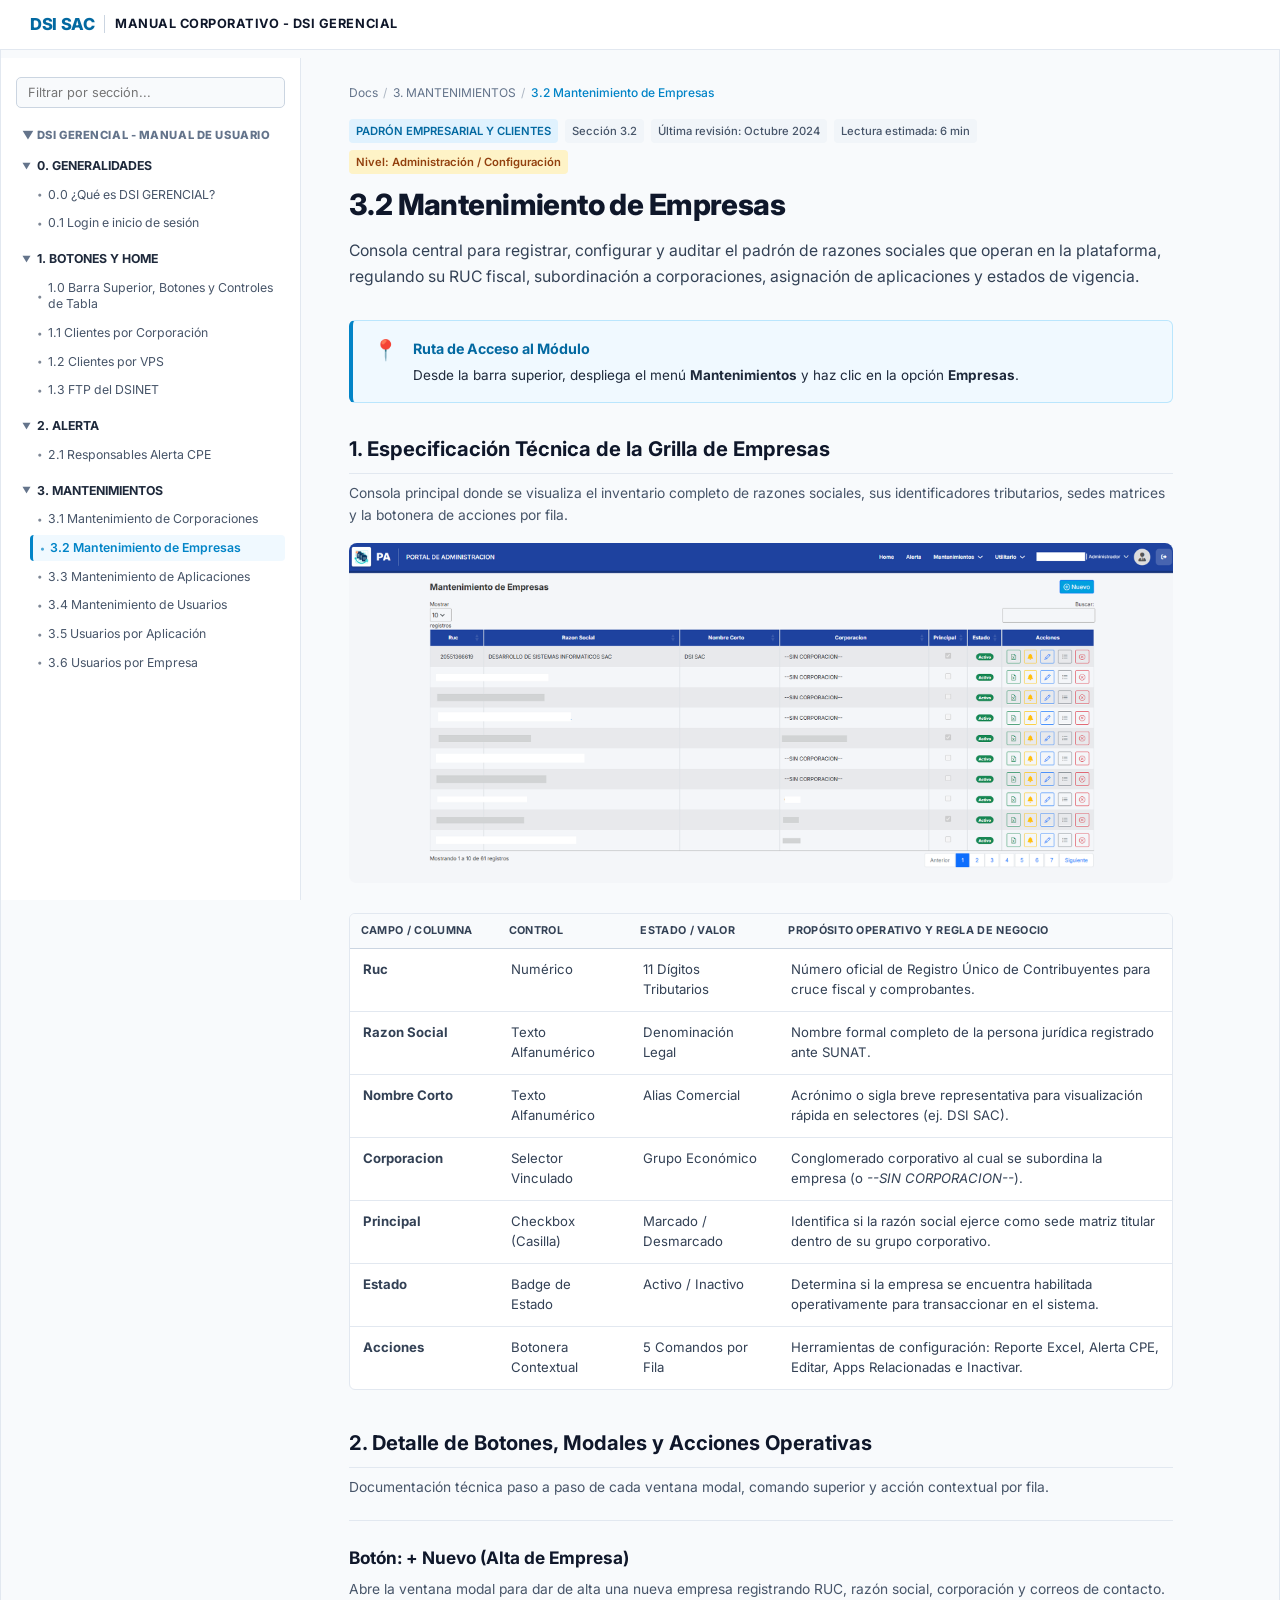
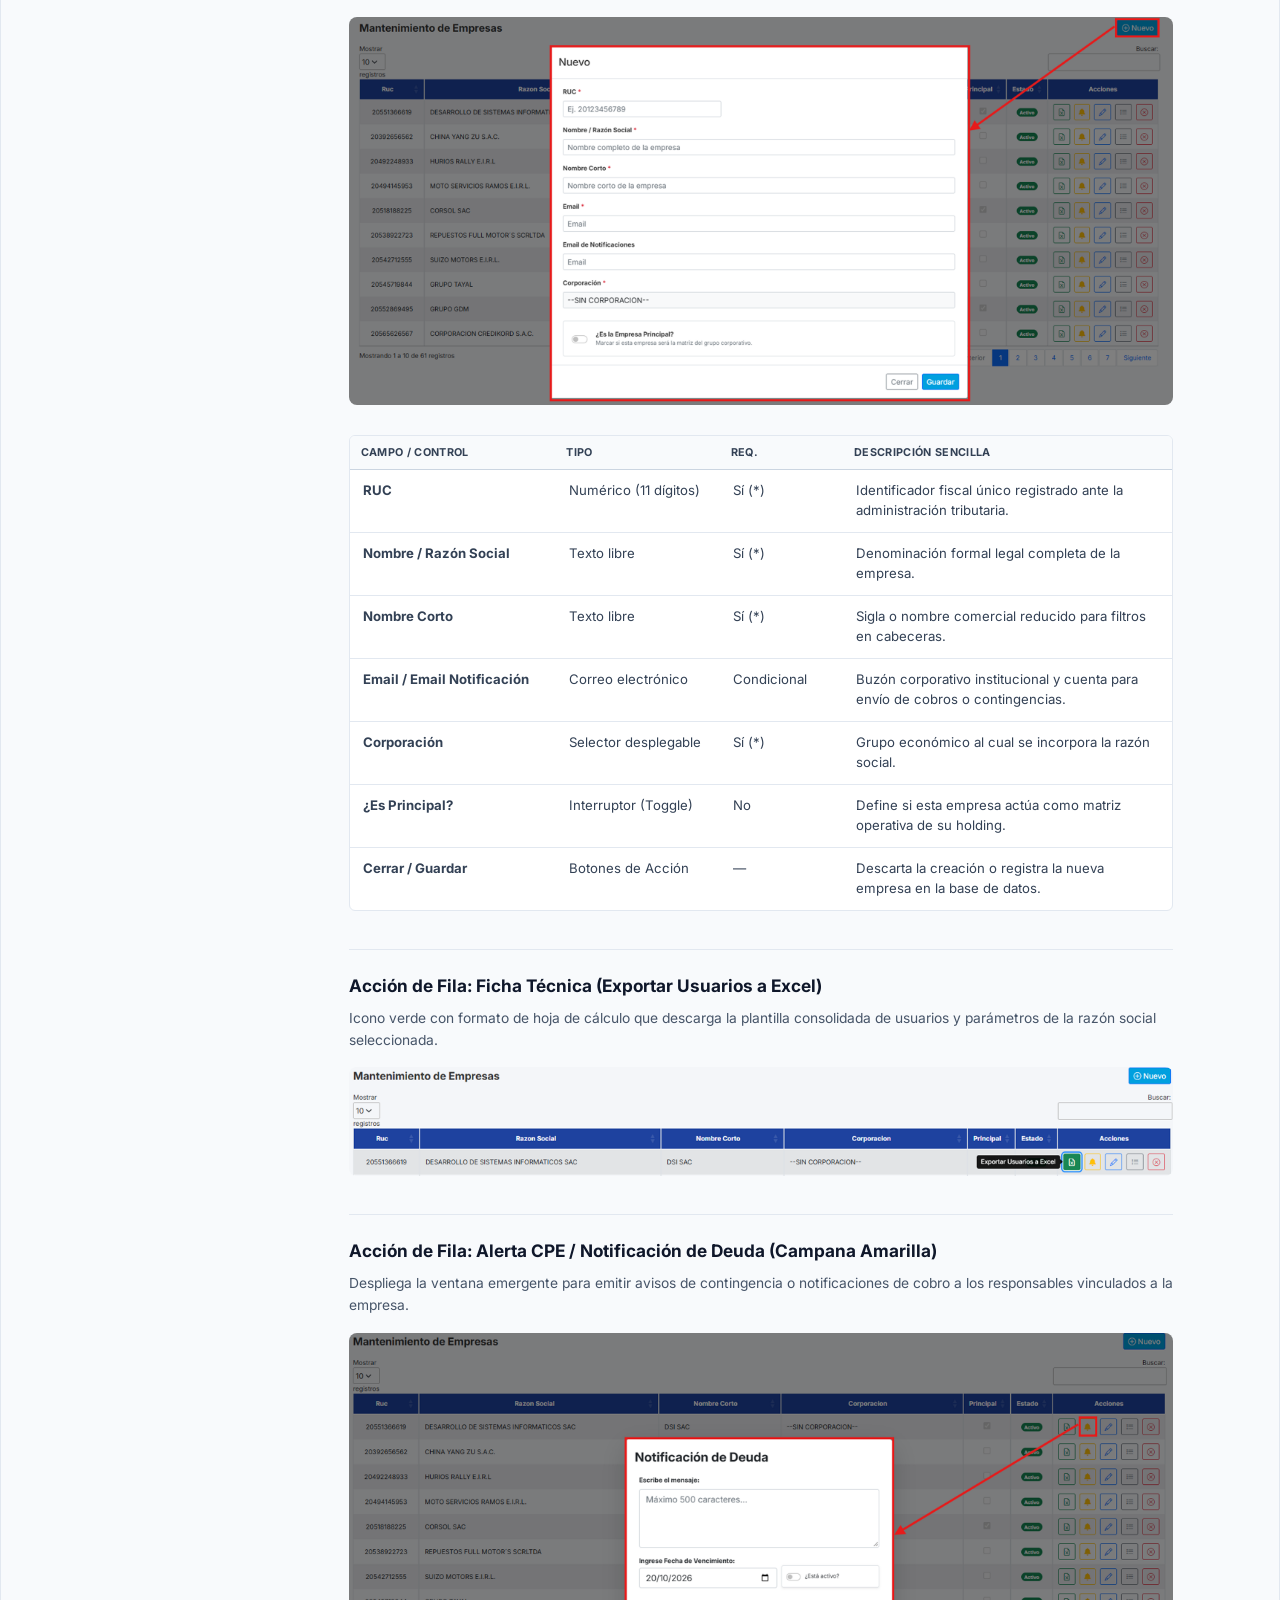
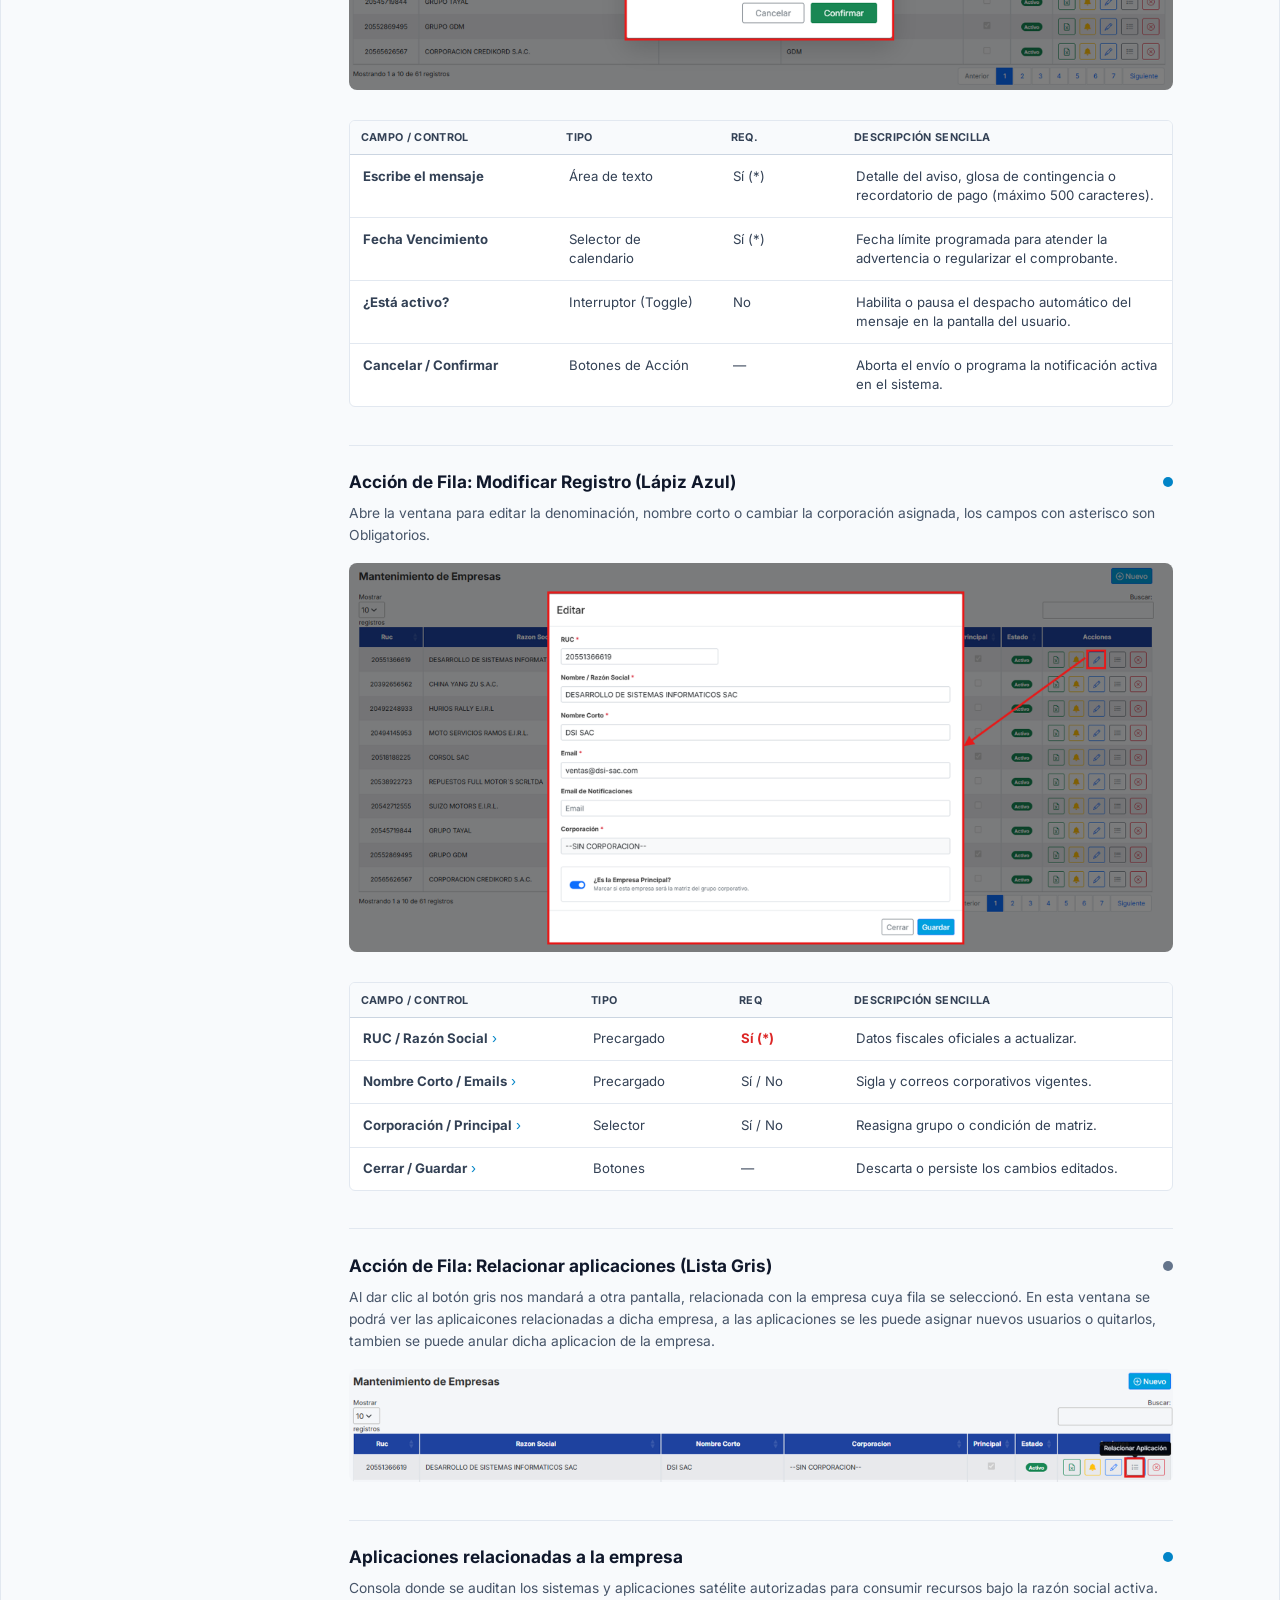
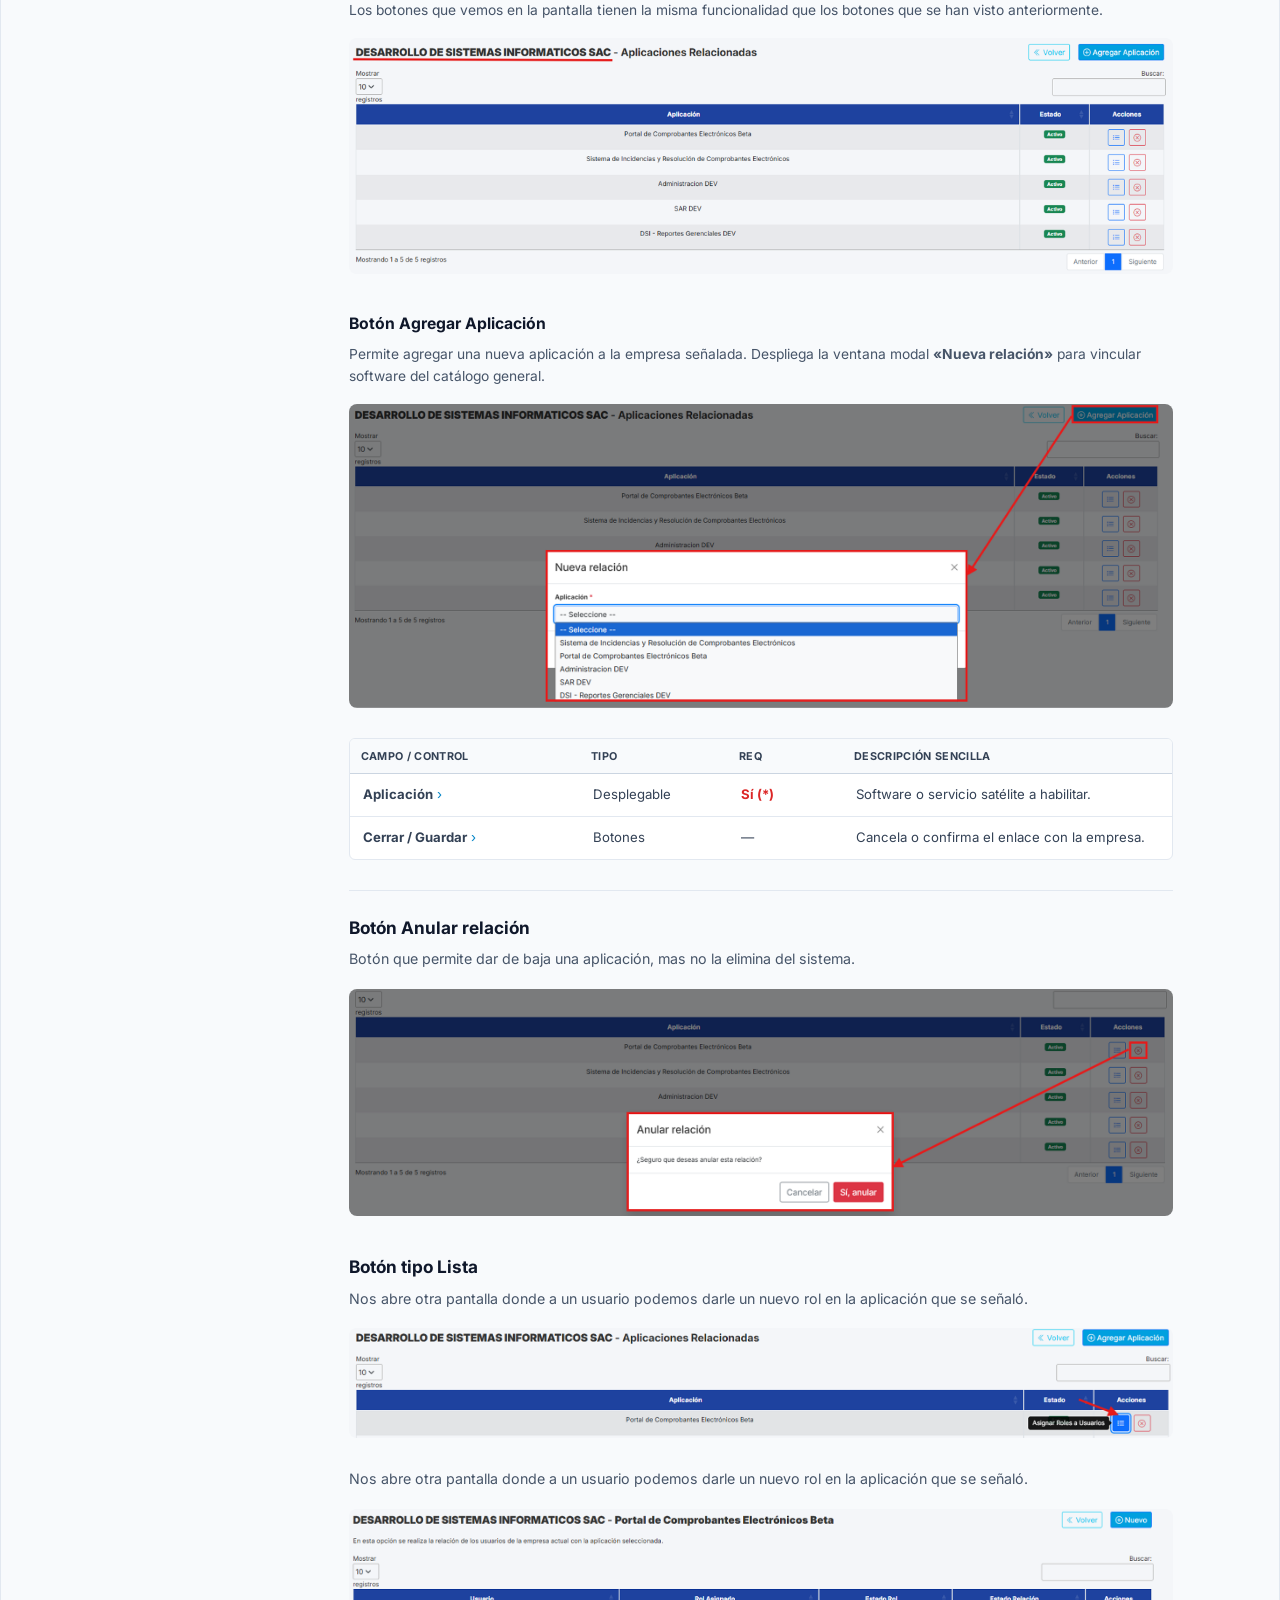
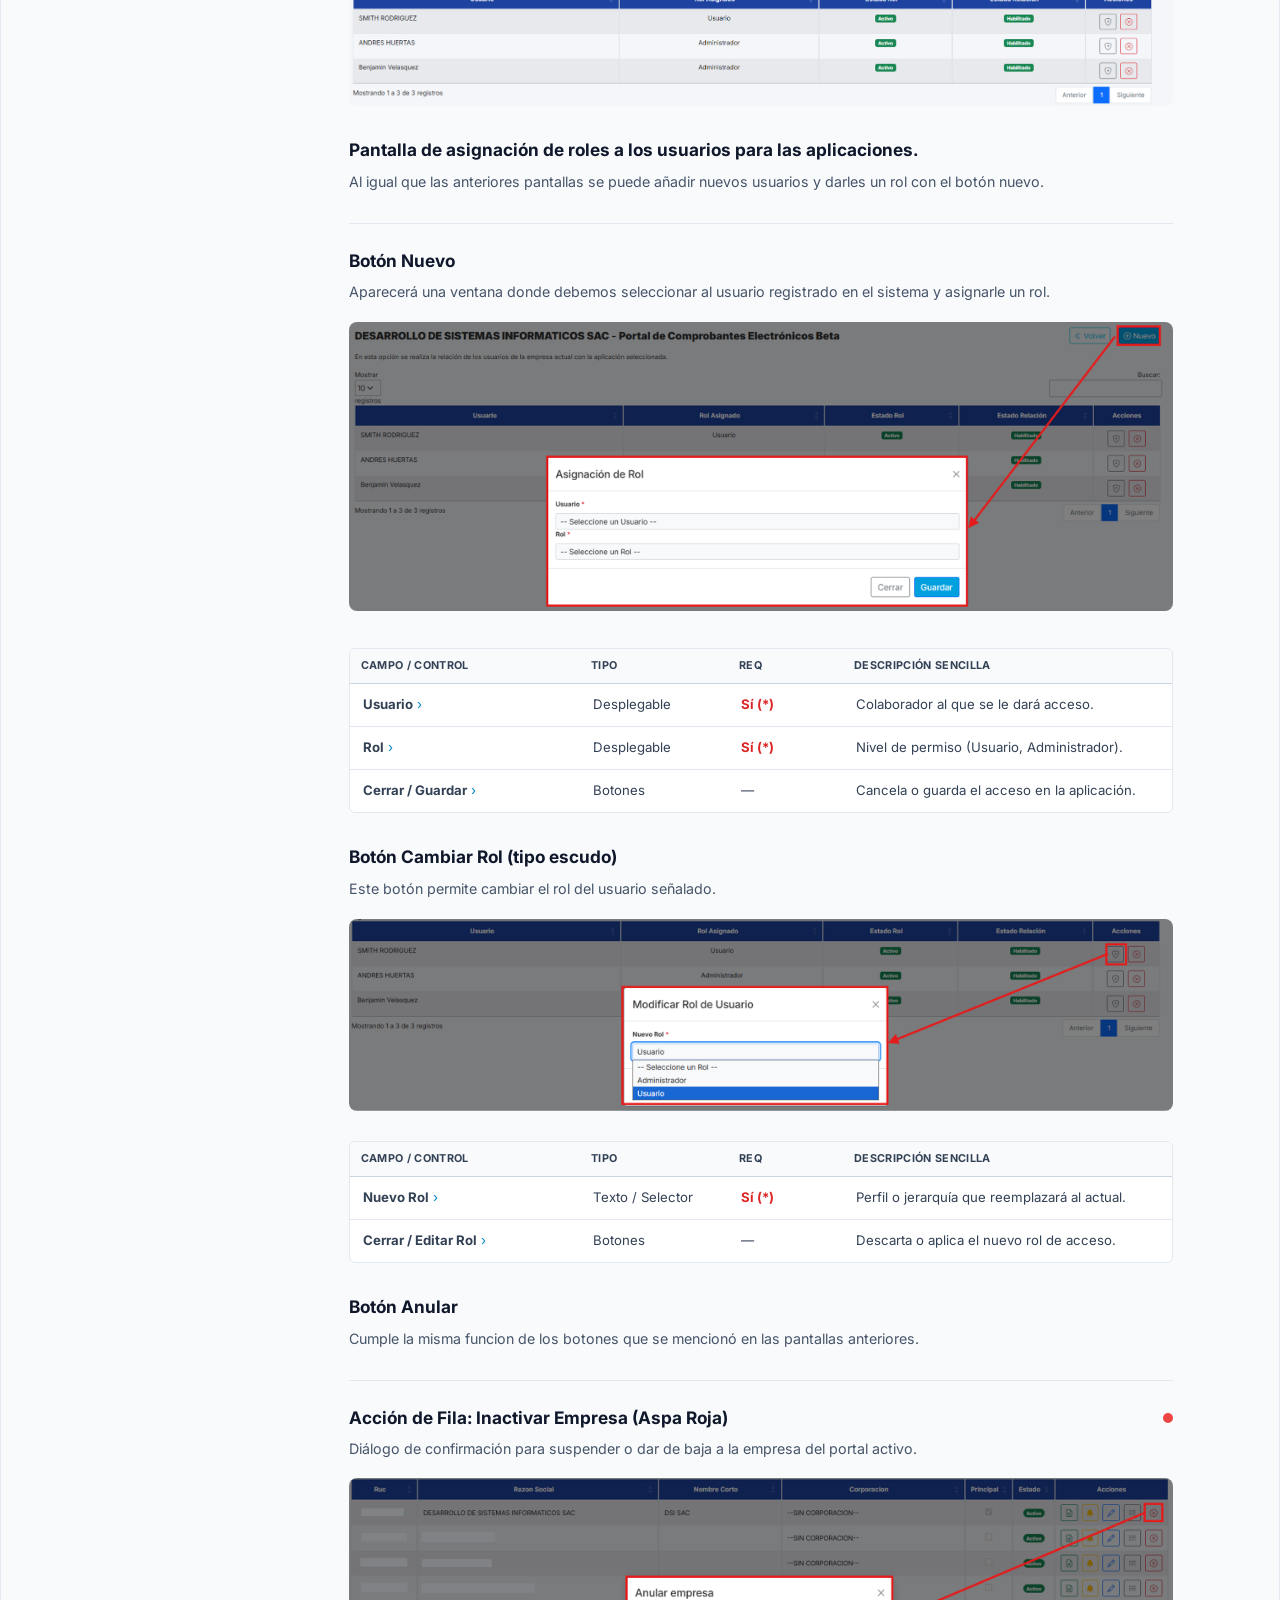
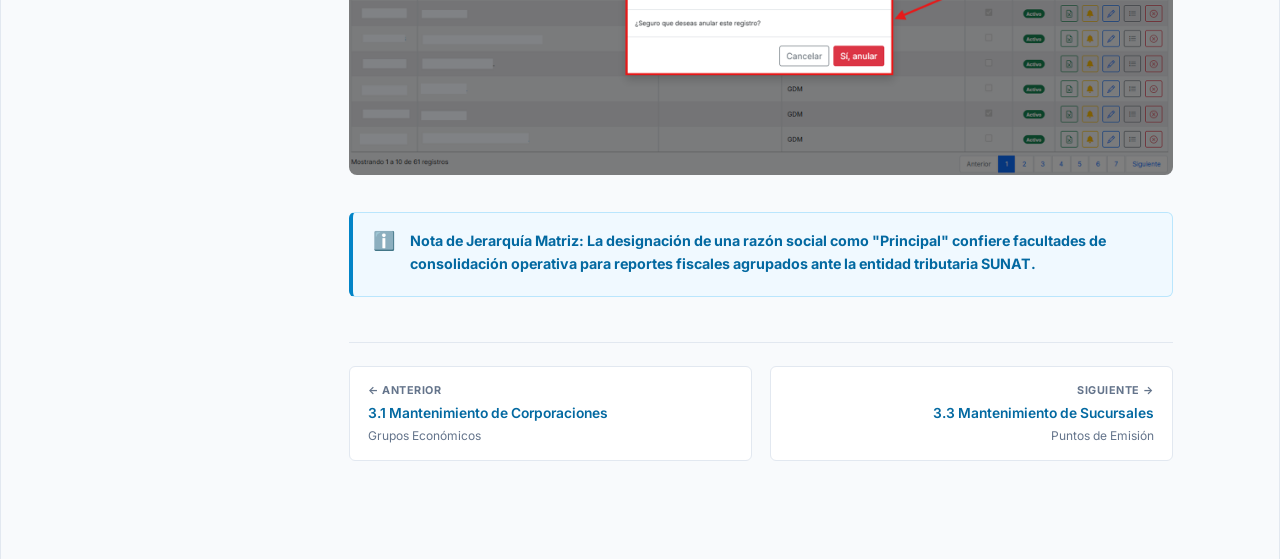
<file: 32-empresas.html>
<!DOCTYPE html>
<html lang="es">
<head>
  <meta charset="UTF-8">
  <meta name="viewport" content="width=device-width, initial-scale=1.0">
  <title>3.2 Mantenimiento de Empresas - DSI GERENCIAL</title>
  <link rel="preconnect" href="https://fonts.googleapis.com">
  <link rel="preconnect" href="https://fonts.gstatic.com" crossorigin>
  <link href="https://fonts.googleapis.com/css2?family=Inter:wght@400;500;600;700;800&display=swap" rel="stylesheet">
  <link rel="stylesheet" href="styles.css">
</head>
<body>

  <!-- ==========================================================================
       CABECERA GLOBAL (TOPBAR)
       ========================================================================== -->
 <header class="topbar">
  <div class="topbar-inner">
    
    <div class="topbar-left">
      <button class="mobile-toggle-btn" id="mobileMenuBtn" aria-label="Abrir menú de navegación">☰</button>
      <div class="brand-group">
        <span class="brand-logo">DSI SAC</span>
        <span class="brand-divider"></span>
        <span class="brand-title">MANUAL CORPORATIVO - DSI GERENCIAL</span>
      </div>
    </div>

    <!-- Bloque derecho vacío o reservado para no romper flexbox -->
    <div class="topbar-right" style="display: none;"></div>

  </div>
</header>

  <!-- ==========================================================================
       LAYOUT PRINCIPAL DE 2 COLUMNAS
       ========================================================================== -->
  <div class="layout-container">

    <!-- COLUMNA 1: SIDEBAR IZQUIERDO (300px FIJO) -->
    <aside class="sidebar" id="sidebar">
      
      <div class="sidebar-search-area">
        <input type="text" id="sidebarFilter" placeholder="Filtrar por sección...">
      </div>

      <div class="sidebar-root-title">▼ DSI GERENCIAL - MANUAL DE USUARIO</div>

      <!-- 0. GENERALIDADES -->
      <div class="nav-category" data-group="cat-0">
          <button class="category-toggle" aria-expanded="true">
            <span class="toggle-arrow">▼</span> 0. GENERALIDADES
          </button>
          <ul class="category-links" id="cat-0">
          <li>
            <a href="index.html" class="nav-item">
              <span class="bullet">•</span> 0.0 ¿Qué es DSI GERENCIAL?
            </a>
          </li>
          <li>
            <a href="01-login.html" class="nav-item">
              <span class="bullet">•</span> 0.1 Login e inicio de sesión
            </a>
          </li>
        </ul>
      </div>

      <!-- 1. BOTONES Y HOME -->
      <div class="nav-category" data-group="cat-1">
          <button class="category-toggle" aria-expanded="true">
            <span class="toggle-arrow">▼</span> 1. BOTONES Y HOME
          </button>
          <ul class="category-links" id="cat-1">
          <li>
            <a href="10-botones-tablas.html" class="nav-item">
              <span class="bullet">•</span> 1.0 Barra Superior, Botones y Controles de Tabla
            </a>
          </li>
          <li>
            <a href="11-corporacion.html" class="nav-item">
              <span class="bullet">•</span> 1.1 Clientes por Corporación
            </a>
          </li>
          <li>
            <a href="12-vps.html" class="nav-item">
              <span class="bullet">•</span> 1.2 Clientes por VPS
            </a>
          </li>
          <li>
            <a href="13-ftp.html" class="nav-item">
              <span class="bullet">•</span> 1.3 FTP del DSINET
            </a>
          </li>
        </ul>
      </div>

      <!-- 2. ALERTA -->
      <div class="nav-category" data-group="cat-2">
          <button class="category-toggle" aria-expanded="true">
            <span class="toggle-arrow">▼</span> 2. ALERTA
          </button>
          <ul class="category-links" id="cat-2">
          <li>
            <a href="21-alertas-cpe.html" class="nav-item">
              <span class="bullet">•</span> 2.1 Responsables Alerta CPE
            </a>
          </li>
        </ul>
      </div>

      <!-- 3. MANTENIMIENTOS (GRUPO DESPLEGADO Y 3.2 ACTIVE) -->
      <div class="nav-category" data-group="cat-3">
          <button class="category-toggle" aria-expanded="true">
            <span class="toggle-arrow">▼</span> 3. MANTENIMIENTOS
          </button>
          <ul class="category-links" id="cat-3">
          <li>
            <a href="31-corporaciones.html" class="nav-item">
              <span class="bullet">•</span> 3.1 Mantenimiento de Corporaciones
            </a>
          </li>
          <li>
            <a href="32-empresas.html" class="nav-item active">
              <span class="bullet">•</span> 3.2 Mantenimiento de Empresas
            </a>
          </li>
          <li>
            <a href="33-aplicaciones.html" class="nav-item">
              <span class="bullet">•</span> 3.3 Mantenimiento de Aplicaciones
            </a>
          </li>
          <li>
            <a href="34-usuarios.html" class="nav-item">
              <span class="bullet">•</span> 3.4 Mantenimiento de Usuarios
            </a>
          </li>
          <li>
            <a href="35-usuarios-app.html" class="nav-item">
              <span class="bullet">•</span> 3.5 Usuarios por Aplicación
            </a>
          </li>
          <li>
            <a href="36-usuarios-empresa.html" class="nav-item">
              <span class="bullet">•</span> 3.6 Usuarios por Empresa
            </a>
          </li>
        </ul>
      </div>

    </aside>

    <!-- Fondo tenue para dispositivos móviles -->
    <div class="sidebar-backdrop" id="sidebarBackdrop"></div>

    <!-- COLUMNA 2: ÁREA DE CONTENIDO PRINCIPAL -->
    <main class="main-content">

      <!-- Breadcrumbs oficiales -->
      <nav class="breadcrumb-trail" aria-label="Migas de pan">
        <a href="index.html">Docs</a>
        <span class="separator">/</span>
        <a href="31-corporaciones.html">3. MANTENIMIENTOS</a>
        <span class="separator">/</span>
        <span class="active-crumb">3.2 Mantenimiento de Empresas</span>
      </nav>

      <!-- 1. ENCABEZADO Y METADATOS -->
      <header class="doc-header">
        <div class="doc-meta-tags">
          <span class="meta-tag badge-section">PADRÓN EMPRESARIAL Y CLIENTES</span>
          <span class="meta-tag">Sección 3.2</span>
          <span class="meta-tag">Última revisión: Octubre 2024</span>
          <span class="meta-tag">Lectura estimada: 6 min</span>
          <span class="meta-tag badge-access">Nivel: Administración / Configuración</span>
        </div>
        <h1 class="doc-title">3.2 Mantenimiento de Empresas</h1>
        <p class="doc-intro">
          Consola central para registrar, configurar y auditar el padrón de razones sociales que operan en la plataforma, regulando su RUC fiscal, subordinación a corporaciones, asignación de aplicaciones y estados de vigencia.
        </p>
      </header>

      <!-- Recuadro destacado: Ruta de Acceso -->
      <div class="callout-box" style="margin-bottom: 2em;">
        <div class="callout-icon">📍</div>
        <div class="callout-body">
          <div class="callout-title">Ruta de Acceso al Módulo</div>
          <p>
            Desde la barra superior, despliega el menú <strong>Mantenimientos</strong> y haz clic en la opción <strong>Empresas</strong>.
          </p>
        </div>
      </div>

      <!-- 2. PANTALLA 1: ESPECIFICACIÓN TÉCNICA DE LA GRILLA DE EMPRESAS -->
      <section class="content-section">
        <h2 class="section-heading">1. Especificación Técnica de la Grilla de Empresas</h2>
        <p class="section-description">
          Consola principal donde se visualiza el inventario completo de razones sociales, sus identificadores tributarios, sedes matrices y la botonera de acciones por fila.
        </p>

        <!-- ESPACIO 1: IMAGEN DE LA GRILLA PRINCIPAL -->
        <img src="IMAGENES/3.ADMINISTRACION/3.2EMPRESAS/image 75.png" 
          alt="Ventana Principal de Acceso" 
          style="width: 100%; height: auto; display: block; border-radius: 8px; margin-bottom: 2em;">

        <!-- Tabla Completa de Columnas de la Grilla -->
        <div class="table-responsive-wrapper">
          <table class="manual-table">
            <thead>
              <tr>
                <th style="width: 18%;">CAMPO / COLUMNA</th>
                <th style="width: 16%;">CONTROL</th>
                <th style="width: 18%;">ESTADO / VALOR</th>
                <th style="width: 48%;">PROPÓSITO OPERATIVO Y REGLA DE NEGOCIO</th>
              </tr>
            </thead>
            <tbody>
              <tr>
                <td><strong>Ruc</strong></td>
                <td>Numérico</td>
                <td>11 Dígitos Tributarios</td>
                <td>Número oficial de Registro Único de Contribuyentes para cruce fiscal y comprobantes.</td>
              </tr>
              <tr>
                <td><strong>Razon Social</strong></td>
                <td>Texto Alfanumérico</td>
                <td>Denominación Legal</td>
                <td>Nombre formal completo de la persona jurídica registrado ante SUNAT.</td>
              </tr>
              <tr>
                <td><strong>Nombre Corto</strong></td>
                <td>Texto Alfanumérico</td>
                <td>Alias Comercial</td>
                <td>Acrónimo o sigla breve representativa para visualización rápida en selectores (ej. DSI SAC).</td>
              </tr>
              <tr>
                <td><strong>Corporacion</strong></td>
                <td>Selector Vinculado</td>
                <td>Grupo Económico</td>
                <td>Conglomerado corporativo al cual se subordina la empresa (o <em>--SIN CORPORACION--</em>).</td>
              </tr>
              <tr>
                <td><strong>Principal</strong></td>
                <td>Checkbox (Casilla)</td>
                <td>Marcado / Desmarcado</td>
                <td>Identifica si la razón social ejerce como sede matriz titular dentro de su grupo corporativo.</td>
              </tr>
              <tr>
                <td><strong>Estado</strong></td>
                <td>Badge de Estado</td>
                <td>Activo / Inactivo</td>
                <td>Determina si la empresa se encuentra habilitada operativamente para transaccionar en el sistema.</td>
              </tr>
              <tr>
                <td><strong>Acciones</strong></td>
                <td>Botonera Contextual</td>
                <td>5 Comandos por Fila</td>
                <td>Herramientas de configuración: Reporte Excel, Alerta CPE, Editar, Apps Relacionadas e Inactivar.</td>
              </tr>
            </tbody>
          </table>
        </div>
      </section>

      <!-- 3. DETALLE DE BOTONES, MODALES Y ACCIONES OPERATIVAS -->
      <section class="content-section">
        <h2 class="section-heading">2. Detalle de Botones, Modales y Acciones Operativas</h2>
        <p class="section-description">
          Documentación técnica paso a paso de cada ventana modal, comando superior y acción contextual por fila.
        </p>

        <!-- BOTÓN + NUEVO (ALTA DE EMPRESA) -->
        <article class="content-section" style="margin-top: 1.5em; border-top: 1px solid #E2E8F0; padding-top: 1.5em;">
          <h3 style="font-size: 1.15em; font-weight: 700; color: #0F172A; margin-bottom: 0.4em;">Botón: + Nuevo (Alta de Empresa)</h3>
          <p class="section-description">
            Abre la ventana modal para dar de alta una nueva empresa registrando RUC, razón social, corporación y correos de contacto.
          </p>

          <img src="IMAGENES/3.ADMINISTRACION/3.2EMPRESAS/image 76.png" 
          alt="Ventana Principal de Acceso" 
          style="width: 100%; height: auto; display: block; border-radius: 8px; margin-bottom: 2em;">

          <div class="table-responsive-wrapper">
            <table class="manual-table">
              <thead>
                <tr>
                  <th style="width: 25%;">CAMPO / CONTROL</th>
                  <th style="width: 20%;">TIPO</th>
                  <th style="width: 15%;">REQ.</th>
                  <th style="width: 40%;">DESCRIPCIÓN SENCILLA</th>
                </tr>
              </thead>
              <tbody>
                <tr>
                  <td><strong>RUC</strong></td>
                  <td>Numérico (11 dígitos)</td>
                  <td>Sí (*)</td>
                  <td>Identificador fiscal único registrado ante la administración tributaria.</td>
                </tr>
                <tr>
                  <td><strong>Nombre / Razón Social</strong></td>
                  <td>Texto libre</td>
                  <td>Sí (*)</td>
                  <td>Denominación formal legal completa de la empresa.</td>
                </tr>
                <tr>
                  <td><strong>Nombre Corto</strong></td>
                  <td>Texto libre</td>
                  <td>Sí (*)</td>
                  <td>Sigla o nombre comercial reducido para filtros en cabeceras.</td>
                </tr>
                <tr>
                  <td><strong>Email / Email Notificación</strong></td>
                  <td>Correo electrónico</td>
                  <td>Condicional</td>
                  <td>Buzón corporativo institucional y cuenta para envío de cobros o contingencias.</td>
                </tr>
                <tr>
                  <td><strong>Corporación</strong></td>
                  <td>Selector desplegable</td>
                  <td>Sí (*)</td>
                  <td>Grupo económico al cual se incorpora la razón social.</td>
                </tr>
                <tr>
                  <td><strong>¿Es Principal?</strong></td>
                  <td>Interruptor (Toggle)</td>
                  <td>No</td>
                  <td>Define si esta empresa actúa como matriz operativa de su holding.</td>
                </tr>
                <tr>
                  <td><strong>Cerrar / Guardar</strong></td>
                  <td>Botones de Acción</td>
                  <td>—</td>
                  <td>Descarta la creación o registra la nueva empresa en la base de datos.</td>
                </tr>
              </tbody>
            </table>
          </div>
        </article>

        <!-- FICHA TÉCNICA (EXPORTAR USUARIOS A EXCEL) -->
        <article class="content-section" style="margin-top: 2em; border-top: 1px solid #E2E8F0; padding-top: 1.5em;">
          <h3 style="font-size: 1.15em; font-weight: 700; color: #0F172A; margin-bottom: 0.4em;">Acción de Fila: Ficha Técnica (Exportar Usuarios a Excel)</h3>
          <p class="section-description">
            Icono verde con formato de hoja de cálculo que descarga la plantilla consolidada de usuarios y parámetros de la razón social seleccionada.
          </p>
          <img src="IMAGENES/3.ADMINISTRACION/3.2EMPRESAS/image 77.png" 
          alt="Ventana Principal de Acceso" 
          style="width: 100%; height: auto; display: block; border-radius: 8px; margin-bottom: 2em;">
        </article>

        <!-- ACCIÓN: ALERTA CPE (CAMPANA AMARILLA) -->
        <article class="content-section" style="margin-top: 2em; border-top: 1px solid #E2E8F0; padding-top: 1.5em;">
          <h3 style="font-size: 1.15em; font-weight: 700; color: #0F172A; margin-bottom: 0.4em;">Acción de Fila: Alerta CPE / Notificación de Deuda (Campana Amarilla)</h3>
          <p class="section-description">
            Despliega la ventana emergente para emitir avisos de contingencia o notificaciones de cobro a los responsables vinculados a la empresa.
          </p>

          <img src="IMAGENES/3.ADMINISTRACION/3.2EMPRESAS/image 78.png" 
          alt="Ventana Principal de Acceso" 
          style="width: 100%; height: auto; display: block; border-radius: 8px; margin-bottom: 2em;">

          <div class="table-responsive-wrapper">
            <table class="manual-table">
              <thead>
                <tr>
                  <th style="width: 25%;">CAMPO / CONTROL</th>
                  <th style="width: 20%;">TIPO</th>
                  <th style="width: 15%;">REQ.</th>
                  <th style="width: 40%;">DESCRIPCIÓN SENCILLA</th>
                </tr>
              </thead>
              <tbody>
                <tr>
                  <td><strong>Escribe el mensaje</strong></td>
                  <td>Área de texto</td>
                  <td>Sí (*)</td>
                  <td>Detalle del aviso, glosa de contingencia o recordatorio de pago (máximo 500 caracteres).</td>
                </tr>
                <tr>
                  <td><strong>Fecha Vencimiento</strong></td>
                  <td>Selector de calendario</td>
                  <td>Sí (*)</td>
                  <td>Fecha límite programada para atender la advertencia o regularizar el comprobante.</td>
                </tr>
                <tr>
                  <td><strong>¿Está activo?</strong></td>
                  <td>Interruptor (Toggle)</td>
                  <td>No</td>
                  <td>Habilita o pausa el despacho automático del mensaje en la pantalla del usuario.</td>
                </tr>
                <tr>
                  <td><strong>Cancelar / Confirmar</strong></td>
                  <td>Botones de Acción</td>
                  <td>—</td>
                  <td>Aborta el envío o programa la notificación activa en el sistema.</td>
                </tr>
              </tbody>
            </table>
          </div>
        </article>

        <!-- ==========================================================================
     BLOQUE: MODIFICAR REGISTRO Y RELACIONAR APLICACIONES (ACCIONES DE FILA)
     ========================================================================== -->

        <!-- 1. Acción de Fila: Modificar Registro (Lápiz Azul) -->
        <article class="content-section" style="margin-top: 2em; border-top: 1px solid #E2E8F0; padding-top: 1.5em;">
        
        <div style="display: flex; align-items: center; justify-content: space-between; margin-bottom: 0.4em;">
            <h3 style="font-size: 1.15em; font-weight: 700; color: #0F172A; margin: 0;">
            Acción de Fila: Modificar Registro (Lápiz Azul)
            </h3>
            <span style="display: inline-block; width: 10px; height: 10px; background-color: #0284C7; border-radius: 50%;"></span>
        </div>
        
        <p class="section-description" style="margin: 0 0 1.25em 0;">
            Abre la ventana para editar la denominación, nombre corto o cambiar la corporación asignada, los campos con asterisco son Obligatorios.
        </p>

        <!-- Contenedor Captura: Modal Editar sobre la Grilla de Empresas -->
        <img src="IMAGENES/3.ADMINISTRACION/3.2EMPRESAS/image 79.png" 
          alt="Ventana Principal de Acceso" 
          style="width: 100%; height: auto; display: block; border-radius: 8px; margin-bottom: 2em;">

        <!-- Tabla Técnica: Ficha de Campos del Modal Editar -->
        <div class="table-responsive-wrapper">
            <table class="manual-table">
            <thead>
                <tr>
                <th style="width: 28%;">CAMPO / CONTROL</th>
                <th style="width: 18%;">TIPO</th>
                <th style="width: 14%;">REQ</th>
                <th style="width: 40%;">DESCRIPCIÓN SENCILLA</th>
                </tr>
            </thead>
            <tbody>
                <tr>
                <td><strong>RUC / Razón Social</strong> <span style="color: #0284C7;">›</span></td>
                <td>Precargado</td>
                <td><strong style="color: #DC2626;">Sí (*)</strong></td>
                <td>Datos fiscales oficiales a actualizar.</td>
                </tr>
                <tr>
                <td><strong>Nombre Corto / Emails</strong> <span style="color: #0284C7;">›</span></td>
                <td>Precargado</td>
                <td>Sí / No</td>
                <td>Sigla y correos corporativos vigentes.</td>
                </tr>
                <tr>
                <td><strong>Corporación / Principal</strong> <span style="color: #0284C7;">›</span></td>
                <td>Selector</td>
                <td>Sí / No</td>
                <td>Reasigna grupo o condición de matriz.</td>
                </tr>
                <tr>
                <td><strong>Cerrar / Guardar</strong> <span style="color: #0284C7;">›</span></td>
                <td>Botones</td>
                <td>—</td>
                <td>Descarta o persiste los cambios editados.</td>
                </tr>
            </tbody>
            </table>
        </div>

        </article>


        <!-- ==========================================================================
     BLOQUE: RELACIONAR APLICACIONES EN ADELANTE (3.2 MANTENIMIENTO DE EMPRESAS)
     ========================================================================== -->

        <!-- 1. Acción de Fila: Relacionar aplicaciones (Lista Gris) -->
        <article class="content-section" style="margin-top: 2em; border-top: 1px solid #E2E8F0; padding-top: 1.5em;">
        <div style="display: flex; align-items: center; justify-content: space-between; margin-bottom: 0.4em;">
            <h3 style="font-size: 1.15em; font-weight: 700; color: #0F172A; margin: 0;">
            Acción de Fila: Relacionar aplicaciones (Lista Gris)
            </h3>
            <span style="display: inline-block; width: 10px; height: 10px; background-color: #64748B; border-radius: 50%;"></span>
        </div>
        
        <p class="section-description" style="margin: 0 0 1.25em 0;">Al dar clic al botón gris nos mandará a otra pantalla, relacionada con la empresa cuya fila se seleccionó.
        En esta ventana se podrá ver las aplicaicones relacionadas a dicha empresa, a las aplicaciones se les puede asignar nuevos usuarios o quitarlos, tambien se puede anular dicha aplicacion de la empresa.
        </p>

        <!-- Espacio: Recorte de Fila con botón Relacionar Aplicaciones -->
        <img src="IMAGENES/3.ADMINISTRACION/3.2EMPRESAS/image 80.png" 
          alt="Ventana Principal de Acceso" 
          style="width: 100%; height: auto; display: block; border-radius: 8px; margin-bottom: 2em;">
        </article>

        <!-- 2. Subpantalla: Aplicaciones Relacionadas a la Empresa -->
        <article class="content-section" style="margin-top: 2em; border-top: 1px solid #E2E8F0; padding-top: 1.5em;">
        <div style="display: flex; align-items: center; justify-content: space-between; margin-bottom: 0.4em;">
            <h3 style="font-size: 1.15em; font-weight: 700; color: #0F172A; margin: 0;">
            Aplicaciones relacionadas a la empresa
            </h3>
            <span style="display: inline-block; width: 10px; height: 10px; background-color: #0284C7; border-radius: 50%;"></span>
        </div>

        <p class="section-description" style="margin: 0 0 1.25em 0;">
            Consola donde se auditan los sistemas y aplicaciones satélite autorizadas para consumir recursos bajo la razón social activa. Los botones que vemos en la pantalla tienen la misma funcionalidad que los botones que se han visto anteriormente.
        </p>

        <!-- Espacio: Pantalla completa de Aplicaciones Relacionadas -->
        <img src="IMAGENES/3.ADMINISTRACION/3.2EMPRESAS/image 81.png" 
          alt="Ventana Principal de Acceso" 
          style="width: 100%; height: auto; display: block; border-radius: 8px; margin-bottom: 2em;">
        </article>

        <!-- Botón Agregar Aplicación -->
        <h4 style="font-size: 1.05em; font-weight: 700; color: #0F172A; margin: 1.5em 0 0.4em 0;">
            Botón Agregar Aplicación
        </h4>
        <p class="section-description" style="margin: 0 0 1.25em 0;">
            Permite agregar una nueva aplicación a la empresa señalada. Despliega la ventana modal <strong>«Nueva relación»</strong> para vincular software del catálogo general.
        </p>

        <!-- Espacio: Modal Nueva Relación (Agregar Aplicación) -->
        <img src="IMAGENES/3.ADMINISTRACION/3.2EMPRESAS/image 82.png" 
          alt="Ventana Principal de Acceso" 
          style="width: 100%; height: auto; display: block; border-radius: 8px; margin-bottom: 2em;">
        </article>

        <!-- Ficha de Campos: Modal Nueva Relación -->
        <div class="table-responsive-wrapper" style="margin-bottom: 2em;">
            <table class="manual-table">
            <thead>
                <tr>
                <th style="width: 28%;">CAMPO / CONTROL</th>
                <th style="width: 18%;">TIPO</th>
                <th style="width: 14%;">REQ</th>
                <th style="width: 40%;">DESCRIPCIÓN SENCILLA</th>
                </tr>
            </thead>
            <tbody>
                <tr>
                <td><strong>Aplicación</strong> <span style="color: #0284C7;">›</span></td>
                <td>Desplegable</td>
                <td><strong style="color: #DC2626;">Sí (*)</strong></td>
                <td>Software o servicio satélite a habilitar.</td>
                </tr>
                <tr>
                <td><strong>Cerrar / Guardar</strong> <span style="color: #0284C7;">›</span></td>
                <td>Botones</td>
                <td>—</td>
                <td>Cancela o confirma el enlace con la empresa.</td>
                </tr>
            </tbody>
            </table>
        </div>

       <!-- ==========================================================================
     BLOQUE: DETALLE DE APLICACIONES RELACIONADAS, ROLES Y ACCIONES (3 IMÁGENES)
     ========================================================================== -->

<!-- ==========================================================================
     IMAGEN 1: BOTÓN ANULAR RELACIÓN, BOTÓN TIPO LISTA Y PANTALLA DE ROLES
     ========================================================================== -->

<!-- 1. Botón Anular relación -->
<article class="content-section" style="margin-top: 2em; border-top: 1px solid #E2E8F0; padding-top: 1.5em;">
  <h3 style="font-size: 1.15em; font-weight: 700; color: #0F172A; margin: 0 0 0.4em 0;">
    Botón Anular relación
  </h3>
  <p class="section-description" style="margin: 0 0 1.25em 0; color: #475569; font-size: 0.95em;">
    Botón que permite dar de baja una aplicación, mas no la elimina del sistema.
  </p>

  <!-- Espacio: Captura Modal Anular Relación con flecha indicadora -->
  <img src="IMAGENES/3.ADMINISTRACION/3.2EMPRESAS/image 83.png" 
          alt="Ventana Principal de Acceso" 
          style="width: 100%; height: auto; display: block; border-radius: 8px; margin-bottom: 2em;">
        </article>

  <!-- 2. Botón tipo Lista -->
  <h3 style="font-size: 1.15em; font-weight: 700; color: #0F172A; margin: 1.5em 0 0.4em 0;">
    Botón tipo Lista
  </h3>
  <p class="section-description" style="margin: 0 0 1.25em 0; color: #475569; font-size: 0.95em;">
    Nos abre otra pantalla donde a un usuario podemos darle un nuevo rol en la aplicación que se señaló.
  </p>

  <!-- Espacio: Captura Botón tipo Lista en la fila de Aplicación -->
  <img src="IMAGENES/3.ADMINISTRACION/3.2EMPRESAS/image 84.png" 
          alt="Ventana Principal de Acceso" 
          style="width: 100%; height: auto; display: block; border-radius: 8px; margin-bottom: 2em;">
        </article>

  <p class="section-description" style="margin: 0 0 1.25em 0; color: #475569; font-size: 0.95em;">
    Nos abre otra pantalla donde a un usuario podemos darle un nuevo rol en la aplicación que se señaló.
  </p>

  <!-- Espacio: Captura Pantalla Grilla de Usuarios y Roles en la Aplicación -->
  <img src="IMAGENES/3.ADMINISTRACION/3.2EMPRESAS/image 85.png" 
          alt="Ventana Principal de Acceso" 
          style="width: 100%; height: auto; display: block; border-radius: 8px; margin-bottom: 2em;">
        </article>

  <!-- 3. Pantalla de asignación de roles -->
  <h3 style="font-size: 1.15em; font-weight: 700; color: #0F172A; margin: 1.5em 0 0.4em 0;">
    Pantalla de asignación de roles a los usuarios para las aplicaciones.
  </h3>
  <p class="section-description" style="margin: 0 0 1.25em 0; color: #475569; font-size: 0.95em;">
    Al igual que las anteriores pantallas se puede añadir nuevos usuarios y darles un rol con el botón nuevo.
  </p>
</article>

<!-- ==========================================================================
     IMAGEN 2: BOTÓN NUEVO, BOTÓN CAMBIAR ROL Y BOTÓN ANULAR
     ========================================================================== -->

<!-- 1. Botón Nuevo (Asignación de Rol) -->
<article class="content-section" style="margin-top: 2em; border-top: 1px solid #E2E8F0; padding-top: 1.5em;">
  <h3 style="font-size: 1.15em; font-weight: 700; color: #0F172A; margin: 0 0 0.4em 0;">
    Botón Nuevo
  </h3>
  <p class="section-description" style="margin: 0 0 1.25em 0; color: #475569; font-size: 0.95em;">
    Aparecerá una ventana donde debemos seleccionar al usuario registrado en el sistema y asignarle un rol.
  </p>

  <!-- Espacio: Captura Modal Asignación de Rol -->
  <img src="IMAGENES/3.ADMINISTRACION/3.2EMPRESAS/image 86.png" 
          alt="Ventana Principal de Acceso" 
          style="width: 100%; height: auto; display: block; border-radius: 8px; margin-bottom: 2em;">
        </article>

  <!-- Tabla Técnica: Ficha de Campos del Modal Asignación de Rol -->
  <div class="table-responsive-wrapper" style="margin-bottom: 2em;">
    <table class="manual-table">
      <thead>
        <tr>
          <th style="width: 28%;">CAMPO / CONTROL</th>
          <th style="width: 18%;">TIPO</th>
          <th style="width: 14%;">REQ</th>
          <th style="width: 40%;">DESCRIPCIÓN SENCILLA</th>
        </tr>
      </thead>
      <tbody>
        <tr>
          <td><strong>Usuario</strong> <span style="color: #0284C7;">›</span></td>
          <td>Desplegable</td>
          <td><strong style="color: #DC2626;">Sí (*)</strong></td>
          <td>Colaborador al que se le dará acceso.</td>
        </tr>
        <tr>
          <td><strong>Rol</strong> <span style="color: #0284C7;">›</span></td>
          <td>Desplegable</td>
          <td><strong style="color: #DC2626;">Sí (*)</strong></td>
          <td>Nivel de permiso (Usuario, Administrador).</td>
        </tr>
        <tr>
          <td><strong>Cerrar / Guardar</strong> <span style="color: #0284C7;">›</span></td>
          <td>Botones</td>
          <td>—</td>
          <td>Cancela o guarda el acceso en la aplicación.</td>
        </tr>
      </tbody>
    </table>
  </div>

  <!-- 2. Botón Cambiar Rol (tipo escudo) -->
  <h3 style="font-size: 1.15em; font-weight: 700; color: #0F172A; margin: 1.5em 0 0.4em 0;">
    Botón Cambiar Rol (tipo escudo)
  </h3>
  <p class="section-description" style="margin: 0 0 1.25em 0; color: #475569; font-size: 0.95em;">
    Este botón permite cambiar el rol del usuario señalado.
  </p>

  <!-- Espacio: Captura Modal Modificar Rol de Usuario -->
  <img src="IMAGENES/3.ADMINISTRACION/3.2EMPRESAS/image 87.png" 
          alt="Ventana Principal de Acceso" 
          style="width: 100%; height: auto; display: block; border-radius: 8px; margin-bottom: 2em;">
        </article>

  <!-- Tabla Técnica: Ficha de Campos del Modal Modificar Rol de Usuario -->
  <div class="table-responsive-wrapper" style="margin-bottom: 2em;">
    <table class="manual-table">
      <thead>
        <tr>
          <th style="width: 28%;">CAMPO / CONTROL</th>
          <th style="width: 18%;">TIPO</th>
          <th style="width: 14%;">REQ</th>
          <th style="width: 40%;">DESCRIPCIÓN SENCILLA</th>
        </tr>
      </thead>
      <tbody>
        <tr>
          <td><strong>Nuevo Rol</strong> <span style="color: #0284C7;">›</span></td>
          <td>Texto / Selector</td>
          <td><strong style="color: #DC2626;">Sí (*)</strong></td>
          <td>Perfil o jerarquía que reemplazará al actual.</td>
        </tr>
        <tr>
          <td><strong>Cerrar / Editar Rol</strong> <span style="color: #0284C7;">›</span></td>
          <td>Botones</td>
          <td>—</td>
          <td>Descarta o aplica el nuevo rol de acceso.</td>
        </tr>
      </tbody>
    </table>
  </div>

  <!-- 3. Botón Anular de la pantalla de roles -->
  <h3 style="font-size: 1.15em; font-weight: 700; color: #0F172A; margin: 1.5em 0 0.4em 0;">
    Botón Anular
  </h3>
  <p class="section-description" style="margin: 0 0 1.25em 0; color: #475569; font-size: 0.95em;">
    Cumple la misma funcion de los botones que se mencionó en las pantallas anteriores.
  </p>
</article>

<!-- ==========================================================================
     IMAGEN 3: ACCIÓN INACTIVAR EMPRESA (ASPA ROJA), NOTA Y PAGINACIÓN
     ========================================================================== -->

<!-- Acción de Fila: Inactivar Empresa (Aspa Roja) -->
<article class="content-section" style="margin-top: 2em; border-top: 1px solid #E2E8F0; padding-top: 1.5em;">
  <div style="display: flex; align-items: center; justify-content: space-between; margin-bottom: 0.4em;">
    <h3 style="font-size: 1.15em; font-weight: 700; color: #0F172A; margin: 0;">
      Acción de Fila: Inactivar Empresa (Aspa Roja)
    </h3>
    <span style="display: inline-block; width: 10px; height: 10px; background-color: #EF4444; border-radius: 50%;"></span>
  </div>

  <p class="section-description" style="margin: 0 0 1.25em 0; color: #475569; font-size: 0.95em;">
    Diálogo de confirmación para suspender o dar de baja a la empresa del portal activo.
  </p>

  <!-- Espacio: Captura Modal Anular Empresa con flecha indicadora -->
  <img src="IMAGENES/3.ADMINISTRACION/3.2EMPRESAS/image 88.png" 
          alt="Ventana Principal de Acceso" 
          style="width: 100%; height: auto; display: block; border-radius: 8px; margin-bottom: 2em;">
        </article>

<!-- Nota de Jerarquía Matriz -->
<div class="callout-box" style="margin-top: 2.5em;">
  <div class="callout-icon" style="font-size: 1.2em; color: #0284C7;">ℹ️</div>
  <div class="callout-body">
    <div class="callout-title" style="color: #0369A1; font-weight: 700;">
      Nota de Jerarquía Matriz: La designación de una razón social como "Principal" confiere facultades de consolidación operativa para reportes fiscales agrupados ante la entidad tributaria SUNAT.
    </div>
  </div>
</div>

<!-- Paginación Inferior Oficial -->
<footer class="pagination-footer" style="margin-top: 3em;">
  <a href="31-corporaciones.html" class="pagination-card active-card">
    <span class="pagination-direction">← ANTERIOR</span>
    <span class="pagination-title">3.1 Mantenimiento de Corporaciones</span>
    <span style="font-size: 0.8em; color: #64748B; margin-top: 0.2em;">Grupos Económicos</span>
  </a>
  <a href="33-aplicaciones.html" class="pagination-card active-card" style="text-align: right; align-items: flex-end;">
    <span class="pagination-direction">SIGUIENTE →</span>
    <span class="pagination-title">3.3 Mantenimiento de Sucursales</span>
    <span style="font-size: 0.8em; color: #64748B; margin-top: 0.2em;">Puntos de Emisión</span>
  </a>
</footer>

</main>
  </div>

  <script src="script.js"></script>
</body>
</html>
</file>
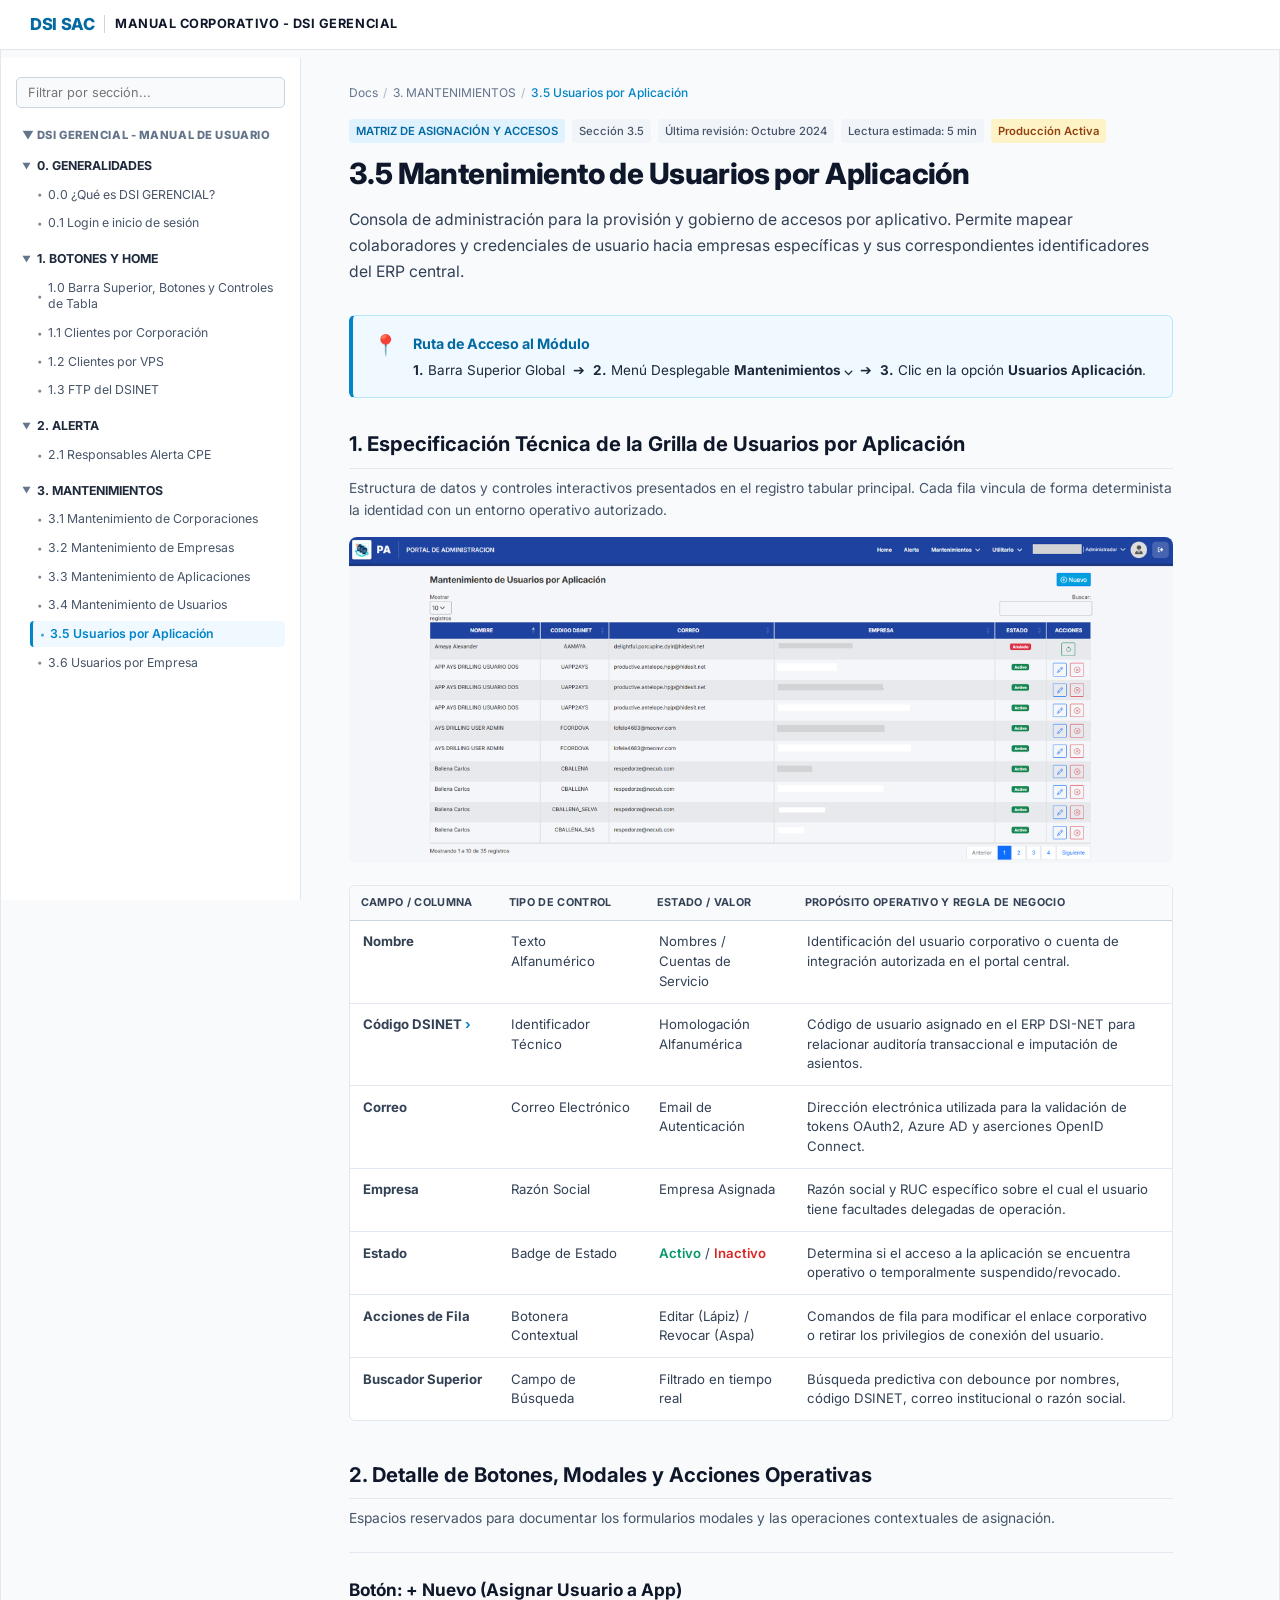
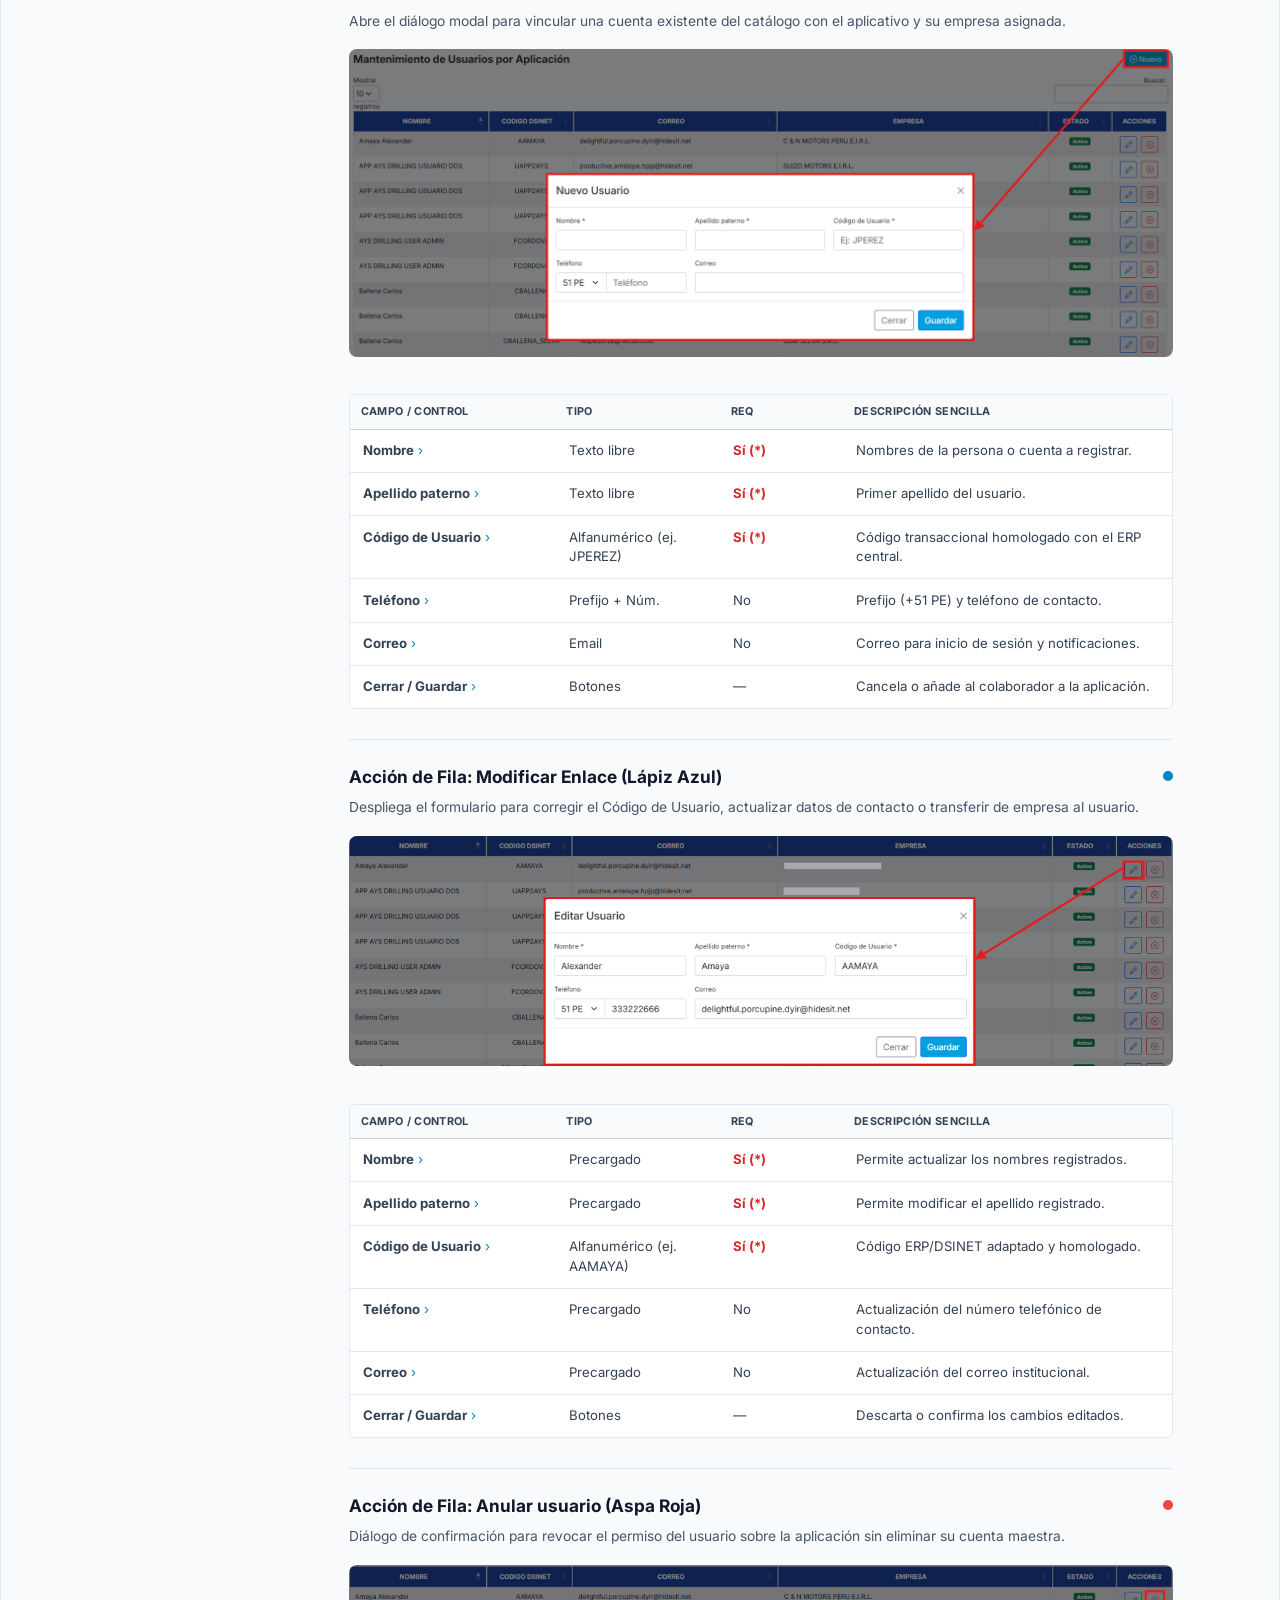
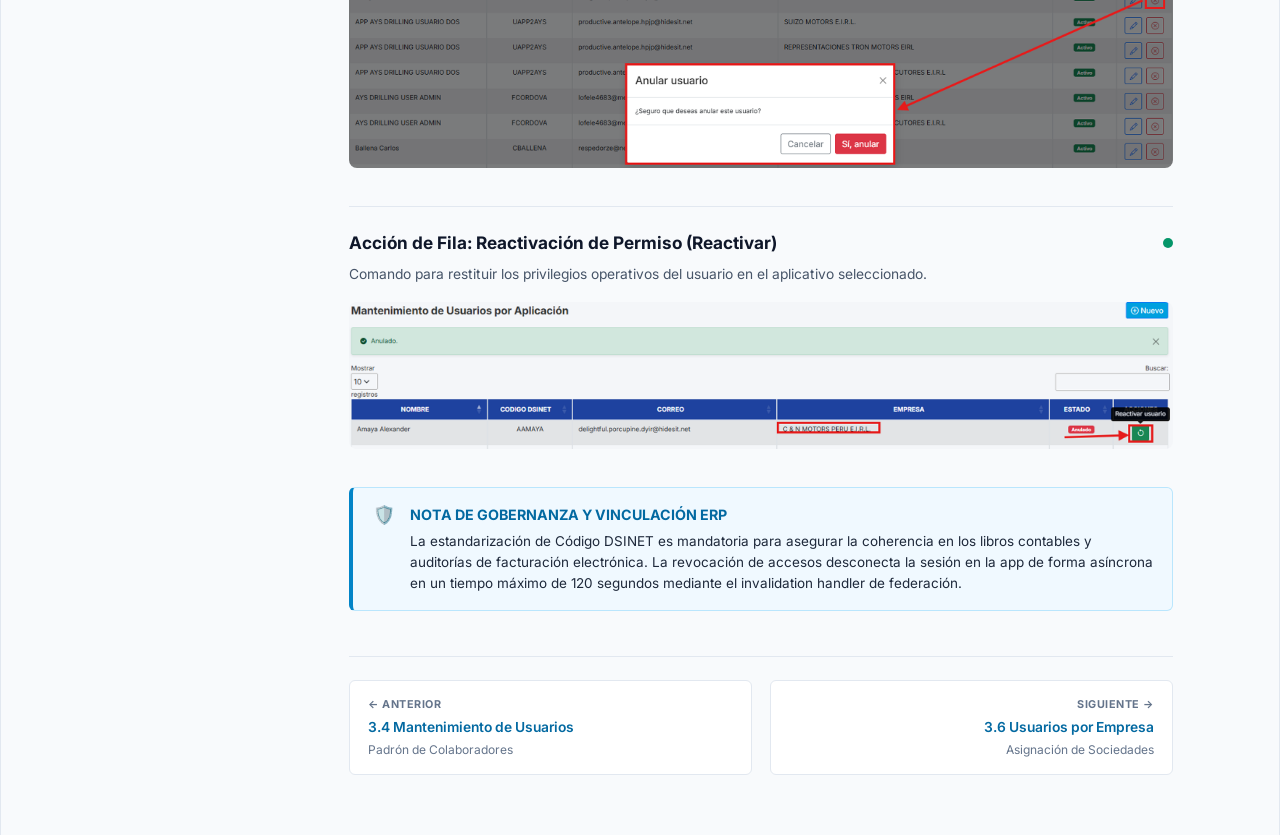
<file: 35-usuarios-app.html>
<!DOCTYPE html>
<html lang="es">
<head>
  <meta charset="UTF-8">
  <meta name="viewport" content="width=device-width, initial-scale=1.0">
  <title>3.5 Usuarios por Aplicación - DSI GERENCIAL</title>
  <link rel="preconnect" href="https://fonts.googleapis.com">
  <link rel="preconnect" href="https://fonts.gstatic.com" crossorigin>
  <link href="https://fonts.googleapis.com/css2?family=Inter:wght@400;500;600;700;800&display=swap" rel="stylesheet">
  <link rel="stylesheet" href="styles.css">
</head>
<body>

  <!-- ==========================================================================
       CABECERA GLOBAL (TOPBAR)
       ========================================================================== -->
<header class="topbar">
  <div class="topbar-inner">
    
    <div class="topbar-left">
      <button class="mobile-toggle-btn" id="mobileMenuBtn" aria-label="Abrir menú de navegación">☰</button>
      <div class="brand-group">
        <span class="brand-logo">DSI SAC</span>
        <span class="brand-divider"></span>
        <span class="brand-title">MANUAL CORPORATIVO - DSI GERENCIAL</span>
      </div>
    </div>

    <!-- Bloque derecho vacío o reservado para no romper flexbox -->
    <div class="topbar-right" style="display: none;"></div>

  </div>
</header>

  <!-- ==========================================================================
       LAYOUT PRINCIPAL DE 2 COLUMNAS
       ========================================================================== -->
  <div class="layout-container">

    <!-- COLUMNA 1: SIDEBAR IZQUIERDO (300px FIJO) -->
    <aside class="sidebar" id="sidebar">
      
      <div class="sidebar-search-area">
        <input type="text" id="sidebarFilter" placeholder="Filtrar por sección...">
      </div>

      <div class="sidebar-root-title">▼ DSI GERENCIAL - MANUAL DE USUARIO</div>

      <!-- 0. GENERALIDADES -->
      <div class="nav-category" data-group="cat-0">
          <button class="category-toggle" aria-expanded="true">
            <span class="toggle-arrow">▼</span> 0. GENERALIDADES
          </button>
          <ul class="category-links" id="cat-0">
          <li>
            <a href="index.html" class="nav-item">
              <span class="bullet">•</span> 0.0 ¿Qué es DSI GERENCIAL?
            </a>
          </li>
          <li>
            <a href="01-login.html" class="nav-item">
              <span class="bullet">•</span> 0.1 Login e inicio de sesión
            </a>
          </li>
        </ul>
      </div>

      <!-- 1. BOTONES Y HOME -->
      <div class="nav-category" data-group="cat-1">
          <button class="category-toggle" aria-expanded="true">
            <span class="toggle-arrow">▼</span> 1. BOTONES Y HOME
          </button>
          <ul class="category-links" id="cat-1">
          <li>
            <a href="10-botones-tablas.html" class="nav-item">
              <span class="bullet">•</span> 1.0 Barra Superior, Botones y Controles de Tabla
            </a>
          </li>
          <li>
            <a href="11-corporacion.html" class="nav-item">
              <span class="bullet">•</span> 1.1 Clientes por Corporación
            </a>
          </li>
          <li>
            <a href="12-vps.html" class="nav-item">
              <span class="bullet">•</span> 1.2 Clientes por VPS
            </a>
          </li>
          <li>
            <a href="13-ftp.html" class="nav-item">
              <span class="bullet">•</span> 1.3 FTP del DSINET
            </a>
          </li>
        </ul>
      </div>

      <!-- 2. ALERTA -->
      <div class="nav-category" data-group="cat-2">
          <button class="category-toggle" aria-expanded="true">
            <span class="toggle-arrow">▼</span> 2. ALERTA
          </button>
          <ul class="category-links" id="cat-2">
          <li>
            <a href="21-alertas-cpe.html" class="nav-item">
              <span class="bullet">•</span> 2.1 Responsables Alerta CPE
            </a>
          </li>
        </ul>
      </div>

      <!-- 3. MANTENIMIENTOS (GRUPO DESPLEGADO Y 3.5 ACTIVE) -->
      <div class="nav-category" data-group="cat-3">
          <button class="category-toggle" aria-expanded="true">
            <span class="toggle-arrow">▼</span> 3. MANTENIMIENTOS
          </button>
          <ul class="category-links" id="cat-3">
          <li>
            <a href="31-corporaciones.html" class="nav-item">
              <span class="bullet">•</span> 3.1 Mantenimiento de Corporaciones
            </a>
          </li>
          <li>
            <a href="32-empresas.html" class="nav-item">
              <span class="bullet">•</span> 3.2 Mantenimiento de Empresas
            </a>
          </li>
          <li>
            <a href="33-aplicaciones.html" class="nav-item">
              <span class="bullet">•</span> 3.3 Mantenimiento de Aplicaciones
            </a>
          </li>
          <li>
            <a href="34-usuarios.html" class="nav-item">
              <span class="bullet">•</span> 3.4 Mantenimiento de Usuarios
            </a>
          </li>
          <li>
            <a href="35-usuarios-app.html" class="nav-item active">
              <span class="bullet">•</span> 3.5 Usuarios por Aplicación
            </a>
          </li>
          <li>
            <a href="36-usuarios-empresa.html" class="nav-item">
              <span class="bullet">•</span> 3.6 Usuarios por Empresa
            </a>
          </li>
        </ul>
      </div>

    </aside>

    <!-- Fondo tenue para dispositivos móviles -->
    <div class="sidebar-backdrop" id="sidebarBackdrop"></div>

    <!-- COLUMNA 2: ÁREA DE CONTENIDO PRINCIPAL -->
    <main class="main-content">

      <!-- Breadcrumbs oficiales -->
      <nav class="breadcrumb-trail" aria-label="Migas de pan">
        <a href="index.html">Docs</a>
        <span class="separator">/</span>
        <a href="31-corporaciones.html">3. MANTENIMIENTOS</a>
        <span class="separator">/</span>
        <span class="active-crumb">3.5 Usuarios por Aplicación</span>
      </nav>

      <!-- 1. ENCABEZADO Y METADATOS -->
      <header class="doc-header">
        <div class="doc-meta-tags">
          <span class="meta-tag badge-section">MATRIZ DE ASIGNACIÓN Y ACCESOS</span>
          <span class="meta-tag">Sección 3.5</span>
          <span class="meta-tag">Última revisión: Octubre 2024</span>
          <span class="meta-tag">Lectura estimada: 5 min</span>
          <span class="meta-tag badge-access">Producción Activa</span>
        </div>
        <h1 class="doc-title">3.5 Mantenimiento de Usuarios por Aplicación</h1>
        <p class="doc-intro">
          Consola de administración para la provisión y gobierno de accesos por aplicativo. Permite mapear colaboradores y credenciales de usuario hacia empresas específicas y sus correspondientes identificadores del ERP central.
        </p>
      </header>

      <!-- Recuadro destacado: Ruta de Acceso -->
      <div class="callout-box" style="margin-bottom: 2em;">
        <div class="callout-icon">📍</div>
        <div class="callout-body">
          <div class="callout-title">Ruta de Acceso al Módulo</div>
          <p>
            <strong>1.</strong> Barra Superior Global &nbsp;➔&nbsp; 
            <strong>2.</strong> Menú Desplegable <strong>Mantenimientos ⌵</strong> &nbsp;➔&nbsp; 
            <strong>3.</strong> Clic en la opción <strong>Usuarios Aplicación</strong>.
          </p>
        </div>
      </div>

      <!-- 2. ESPECIFICACIÓN TÉCNICA DE LA GRILLA DE USUARIOS POR APLICACIÓN -->
      <section class="content-section">
        <h2 class="section-heading">1. Especificación Técnica de la Grilla de Usuarios por Aplicación</h2>
        <p class="section-description">
          Estructura de datos y controles interactivos presentados en el registro tabular principal. Cada fila vincula de forma determinista la identidad con un entorno operativo autorizado.
        </p>

        <!-- ESPACIO 1: IMAGEN DE LA GRILLA PRINCIPAL -->
         <img src="IMAGENES/3.ADMINISTRACION/3.5USUARIOS_APP/image 121.png" 
       alt="Ventana Principal de Acceso" 
       style="width: 100%; height: auto; display: block; border-radius: 8px; margin-bottom: 1.5em;">
        </article>

        <!-- Tabla Completa de Columnas de la Grilla -->
        <div class="table-responsive-wrapper">
          <table class="manual-table">
            <thead>
              <tr>
                <th style="width: 18%;">CAMPO / COLUMNA</th>
                <th style="width: 18%;">TIPO DE CONTROL</th>
                <th style="width: 18%;">ESTADO / VALOR</th>
                <th style="width: 46%;">PROPÓSITO OPERATIVO Y REGLA DE NEGOCIO</th>
              </tr>
            </thead>
            <tbody>
              <tr>
                <td><strong>Nombre</strong></td>
                <td>Texto Alfanumérico</td>
                <td>Nombres / Cuentas de Servicio</td>
                <td>Identificación del usuario corporativo o cuenta de integración autorizada en el portal central.</td>
              </tr>
              <tr>
                <td><strong>Código DSINET <span style="color: #0284C7;">›</span></strong></td>
                <td>Identificador Técnico</td>
                <td>Homologación Alfanumérica</td>
                <td>Código de usuario asignado en el ERP DSI-NET para relacionar auditoría transaccional e imputación de asientos.</td>
              </tr>
              <tr>
                <td><strong>Correo</strong></td>
                <td>Correo Electrónico</td>
                <td>Email de Autenticación</td>
                <td>Dirección electrónica utilizada para la validación de tokens OAuth2, Azure AD y aserciones OpenID Connect.</td>
              </tr>
              <tr>
                <td><strong>Empresa</strong></td>
                <td>Razón Social</td>
                <td>Empresa Asignada</td>
                <td>Razón social y RUC específico sobre el cual el usuario tiene facultades delegadas de operación.</td>
              </tr>
              <tr>
                <td><strong>Estado</strong></td>
                <td>Badge de Estado</td>
                <td><span style="color: #059669; font-weight: 600;">Activo</span> / <span style="color: #DC2626; font-weight: 600;">Inactivo</span></td>
                <td>Determina si el acceso a la aplicación se encuentra operativo o temporalmente suspendido/revocado.</td>
              </tr>
              <tr>
                <td><strong>Acciones de Fila</strong></td>
                <td>Botonera Contextual</td>
                <td>Editar (Lápiz) / Revocar (Aspa)</td>
                <td>Comandos de fila para modificar el enlace corporativo o retirar los privilegios de conexión del usuario.</td>
              </tr>
              <tr>
                <td><strong>Buscador Superior</strong></td>
                <td>Campo de Búsqueda</td>
                <td>Filtrado en tiempo real</td>
                <td>Búsqueda predictiva con debounce por nombres, código DSINET, correo institucional o razón social.</td>
              </tr>
            </tbody>
          </table>
        </div>
      </section>

      <!-- 3. DETALLE DE BOTONES, MODALES Y ACCIONES OPERATIVAS -->
      <section class="content-section">
        <h2 class="section-heading">2. Detalle de Botones, Modales y Acciones Operativas</h2>
        <p class="section-description">
          Espacios reservados para documentar los formularios modales y las operaciones contextuales de asignación.
        </p>

        <!-- BOTÓN: NUEVO (ASIGNAR USUARIO A APP) -->
        <article class="content-section" style="margin-top: 1.5em; border-top: 1px solid #E2E8F0; padding-top: 1.5em;">
          <h3 style="font-size: 1.15em; font-weight: 700; color: #0F172A; margin-bottom: 0.4em;">Botón: + Nuevo (Asignar Usuario a App)</h3>
          <p class="section-description">
            Abre el diálogo modal para vincular una cuenta existente del catálogo con el aplicativo y su empresa asignada.
          </p>

          <img src="IMAGENES/3.ADMINISTRACION/3.5USUARIOS_APP/image 122.png" 
       alt="Ventana Principal de Acceso" 
       style="width: 100%; height: auto; display: block; border-radius: 8px; margin-bottom: 1.5em;">
        </article>

          <div class="table-responsive-wrapper">
            <table class="manual-table">
              <thead>
                <tr>
                  <th style="width: 25%;">CAMPO / CONTROL</th>
                  <th style="width: 20%;">TIPO</th>
                  <th style="width: 15%;">REQ</th>
                  <th style="width: 40%;">DESCRIPCIÓN SENCILLA</th>
                </tr>
              </thead>
              <tbody>
                <tr>
                  <td><strong>Nombre</strong> <span style="color: #0284C7;">›</span></td>
                  <td>Texto libre</td>
                  <td><strong style="color: #DC2626;">Sí (*)</strong></td>
                  <td>Nombres de la persona o cuenta a registrar.</td>
                </tr>
                <tr>
                  <td><strong>Apellido paterno</strong> <span style="color: #0284C7;">›</span></td>
                  <td>Texto libre</td>
                  <td><strong style="color: #DC2626;">Sí (*)</strong></td>
                  <td>Primer apellido del usuario.</td>
                </tr>
                <tr>
                  <td><strong>Código de Usuario</strong> <span style="color: #0284C7;">›</span></td>
                  <td>Alfanumérico (ej. JPEREZ)</td>
                  <td><strong style="color: #DC2626;">Sí (*)</strong></td>
                  <td>Código transaccional homologado con el ERP central.</td>
                </tr>
                <tr>
                  <td><strong>Teléfono</strong> <span style="color: #0284C7;">›</span></td>
                  <td>Prefijo + Núm.</td>
                  <td>No</td>
                  <td>Prefijo (+51 PE) y teléfono de contacto.</td>
                </tr>
                <tr>
                  <td><strong>Correo</strong> <span style="color: #0284C7;">›</span></td>
                  <td>Email</td>
                  <td>No</td>
                  <td>Correo para inicio de sesión y notificaciones.</td>
                </tr>
                <tr>
                  <td><strong>Cerrar / Guardar</strong> <span style="color: #0284C7;">›</span></td>
                  <td>Botones</td>
                  <td>—</td>
                  <td>Cancela o añade al colaborador a la aplicación.</td>
                </tr>
              </tbody>
            </table>
          </div>
        </article>

        <!-- ACCIÓN DE FILA: MODIFICAR ENLACE (LÁPIZ AZUL) -->
        <article class="content-section" style="margin-top: 2em; border-top: 1px solid #E2E8F0; padding-top: 1.5em;">
          <div style="display: flex; align-items: center; justify-content: space-between; margin-bottom: 0.4em;">
            <h3 style="font-size: 1.15em; font-weight: 700; color: #0F172A; margin: 0;">
              Acción de Fila: Modificar Enlace (Lápiz Azul)
            </h3>
            <span style="display: inline-block; width: 10px; height: 10px; background-color: #0284C7; border-radius: 50%;"></span>
          </div>

          <p class="section-description" style="margin: 0 0 1.25em 0;">
            Despliega el formulario para corregir el Código de Usuario, actualizar datos de contacto o transferir de empresa al usuario.
          </p>

          <img src="IMAGENES/3.ADMINISTRACION/3.5USUARIOS_APP/image 123.png" 
       alt="Ventana Principal de Acceso" 
       style="width: 100%; height: auto; display: block; border-radius: 8px; margin-bottom: 1.5em;">
        </article>

          <div class="table-responsive-wrapper">
            <table class="manual-table">
              <thead>
                <tr>
                  <th style="width: 25%;">CAMPO / CONTROL</th>
                  <th style="width: 20%;">TIPO</th>
                  <th style="width: 15%;">REQ</th>
                  <th style="width: 40%;">DESCRIPCIÓN SENCILLA</th>
                </tr>
              </thead>
              <tbody>
                <tr>
                  <td><strong>Nombre</strong> <span style="color: #0284C7;">›</span></td>
                  <td>Precargado</td>
                  <td><strong style="color: #DC2626;">Sí (*)</strong></td>
                  <td>Permite actualizar los nombres registrados.</td>
                </tr>
                <tr>
                  <td><strong>Apellido paterno</strong> <span style="color: #0284C7;">›</span></td>
                  <td>Precargado</td>
                  <td><strong style="color: #DC2626;">Sí (*)</strong></td>
                  <td>Permite modificar el apellido registrado.</td>
                </tr>
                <tr>
                  <td><strong>Código de Usuario</strong> <span style="color: #0284C7;">›</span></td>
                  <td>Alfanumérico (ej. AAMAYA)</td>
                  <td><strong style="color: #DC2626;">Sí (*)</strong></td>
                  <td>Código ERP/DSINET adaptado y homologado.</td>
                </tr>
                <tr>
                  <td><strong>Teléfono</strong> <span style="color: #0284C7;">›</span></td>
                  <td>Precargado</td>
                  <td>No</td>
                  <td>Actualización del número telefónico de contacto.</td>
                </tr>
                <tr>
                  <td><strong>Correo</strong> <span style="color: #0284C7;">›</span></td>
                  <td>Precargado</td>
                  <td>No</td>
                  <td>Actualización del correo institucional.</td>
                </tr>
                <tr>
                  <td><strong>Cerrar / Guardar</strong> <span style="color: #0284C7;">›</span></td>
                  <td>Botones</td>
                  <td>—</td>
                  <td>Descarta o confirma los cambios editados.</td>
                </tr>
              </tbody>
            </table>
          </div>
        </article>

        <!-- ACCIÓN DE FILA: REVOCAR ACCESO -->
        <article class="content-section" style="margin-top: 2em; border-top: 1px solid #E2E8F0; padding-top: 1.5em;">
          <div style="display: flex; align-items: center; justify-content: space-between; margin-bottom: 0.4em;">
            <h3 style="font-size: 1.15em; font-weight: 700; color: #0F172A; margin: 0;">
              Acción de Fila: Anular usuario (Aspa Roja)
            </h3>
            <span style="display: inline-block; width: 10px; height: 10px; background-color: #EF4444; border-radius: 50%;"></span>
          </div>

          <p class="section-description" style="margin: 0 0 1.25em 0;">
            Diálogo de confirmación para revocar el permiso del usuario sobre la aplicación sin eliminar su cuenta maestra.
          </p>

          <img src="IMAGENES/3.ADMINISTRACION/3.5USUARIOS_APP/image 124.png" 
       alt="Ventana Principal de Acceso" 
       style="width: 100%; height: auto; display: block; border-radius: 8px; margin-bottom: 1.5em;">
        </article>

        <!-- ACCIÓN DE FILA: REACTIVACIÓN DE PERMISO -->
        <article class="content-section" style="margin-top: 2em; border-top: 1px solid #E2E8F0; padding-top: 1.5em;">
          <div style="display: flex; align-items: center; justify-content: space-between; margin-bottom: 0.4em;">
            <h3 style="font-size: 1.15em; font-weight: 700; color: #0F172A; margin: 0;">
              Acción de Fila: Reactivación de Permiso (Reactivar)
            </h3>
            <span style="display: inline-block; width: 10px; height: 10px; background-color: #059669; border-radius: 50%;"></span>
          </div>

          <p class="section-description" style="margin: 0 0 1.25em 0;">
            Comando para restituir los privilegios operativos del usuario en el aplicativo seleccionado.
          </p>

          <img src="IMAGENES/3.ADMINISTRACION/3.5USUARIOS_APP/image 125.png" 
       alt="Ventana Principal de Acceso" 
       style="width: 100%; height: auto; display: block; border-radius: 8px; margin-bottom: 1.5em;">
        </article>

      </section>

      <!-- NOTA DE GOBERNANZA Y VINCULACIÓN ERP -->
      <div class="callout-box" style="margin-top: 2.5em;">
        <div class="callout-icon" style="font-size: 1.2em; color: #0284C7;">🛡️</div>
        <div class="callout-body">
          <div class="callout-title" style="color: #0369A1; font-weight: 700;">
            NOTA DE GOBERNANZA Y VINCULACIÓN ERP
          </div>
          <p>
            La estandarización de Código DSINET es mandatoria para asegurar la coherencia en los libros contables y auditorías de facturación electrónica. La revocación de accesos desconecta la sesión en la app de forma asíncrona en un tiempo máximo de 120 segundos mediante el invalidation handler de federación.
          </p>
        </div>
      </div>

      <!-- PAGINACIÓN INFERIOR OFICIAL -->
      <footer class="pagination-footer" style="margin-top: 3em;">
        <a href="34-usuarios.html" class="pagination-card active-card">
          <span class="pagination-direction">← ANTERIOR</span>
          <span class="pagination-title">3.4 Mantenimiento de Usuarios</span>
          <span style="font-size: 0.8em; color: #64748B; margin-top: 0.2em;">Padrón de Colaboradores</span>
        </a>
        <a href="36-usuarios-empresa.html" class="pagination-card active-card" style="text-align: right; align-items: flex-end;">
          <span class="pagination-direction">SIGUIENTE →</span>
          <span class="pagination-title">3.6 Usuarios por Empresa</span>
          <span style="font-size: 0.8em; color: #64748B; margin-top: 0.2em;">Asignación de Sociedades</span>
        </a>
      </footer>

    </main>
  </div>

  <script src="script.js"></script>
</body>
</html>
</file>
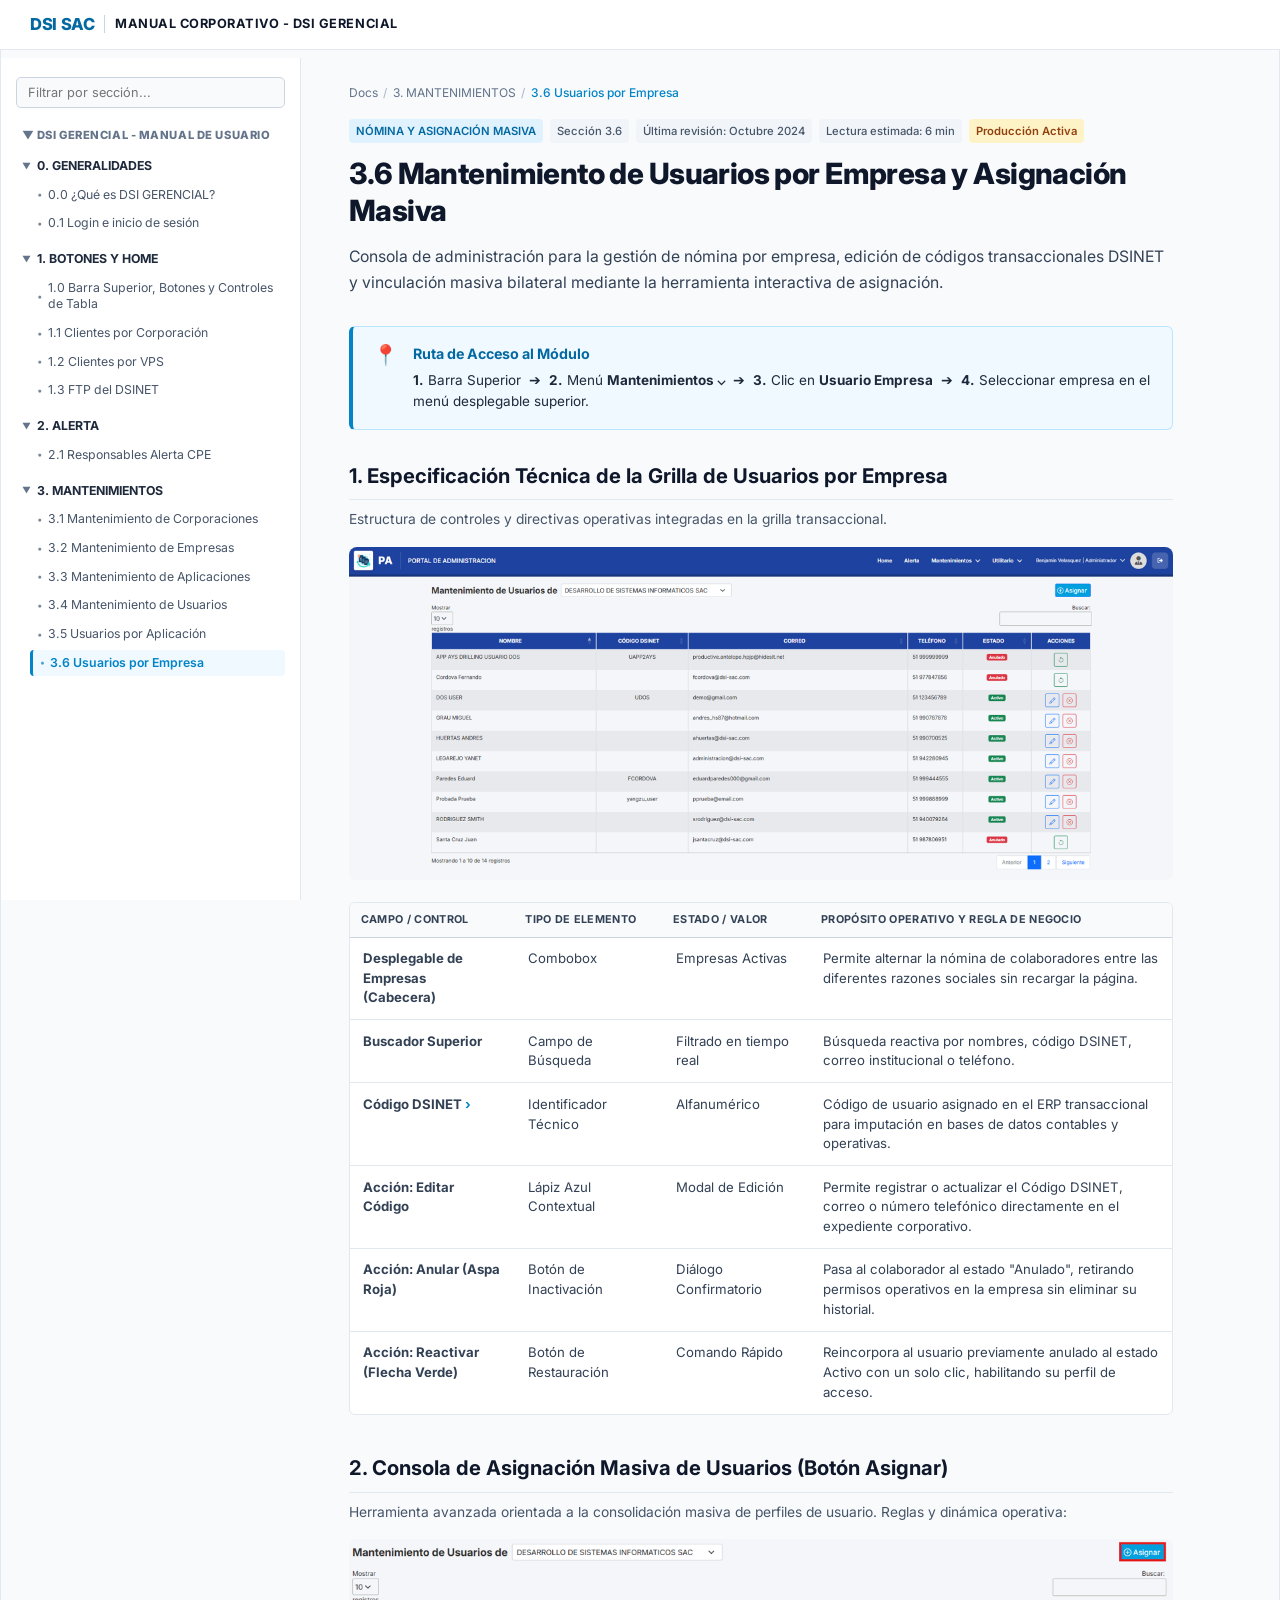
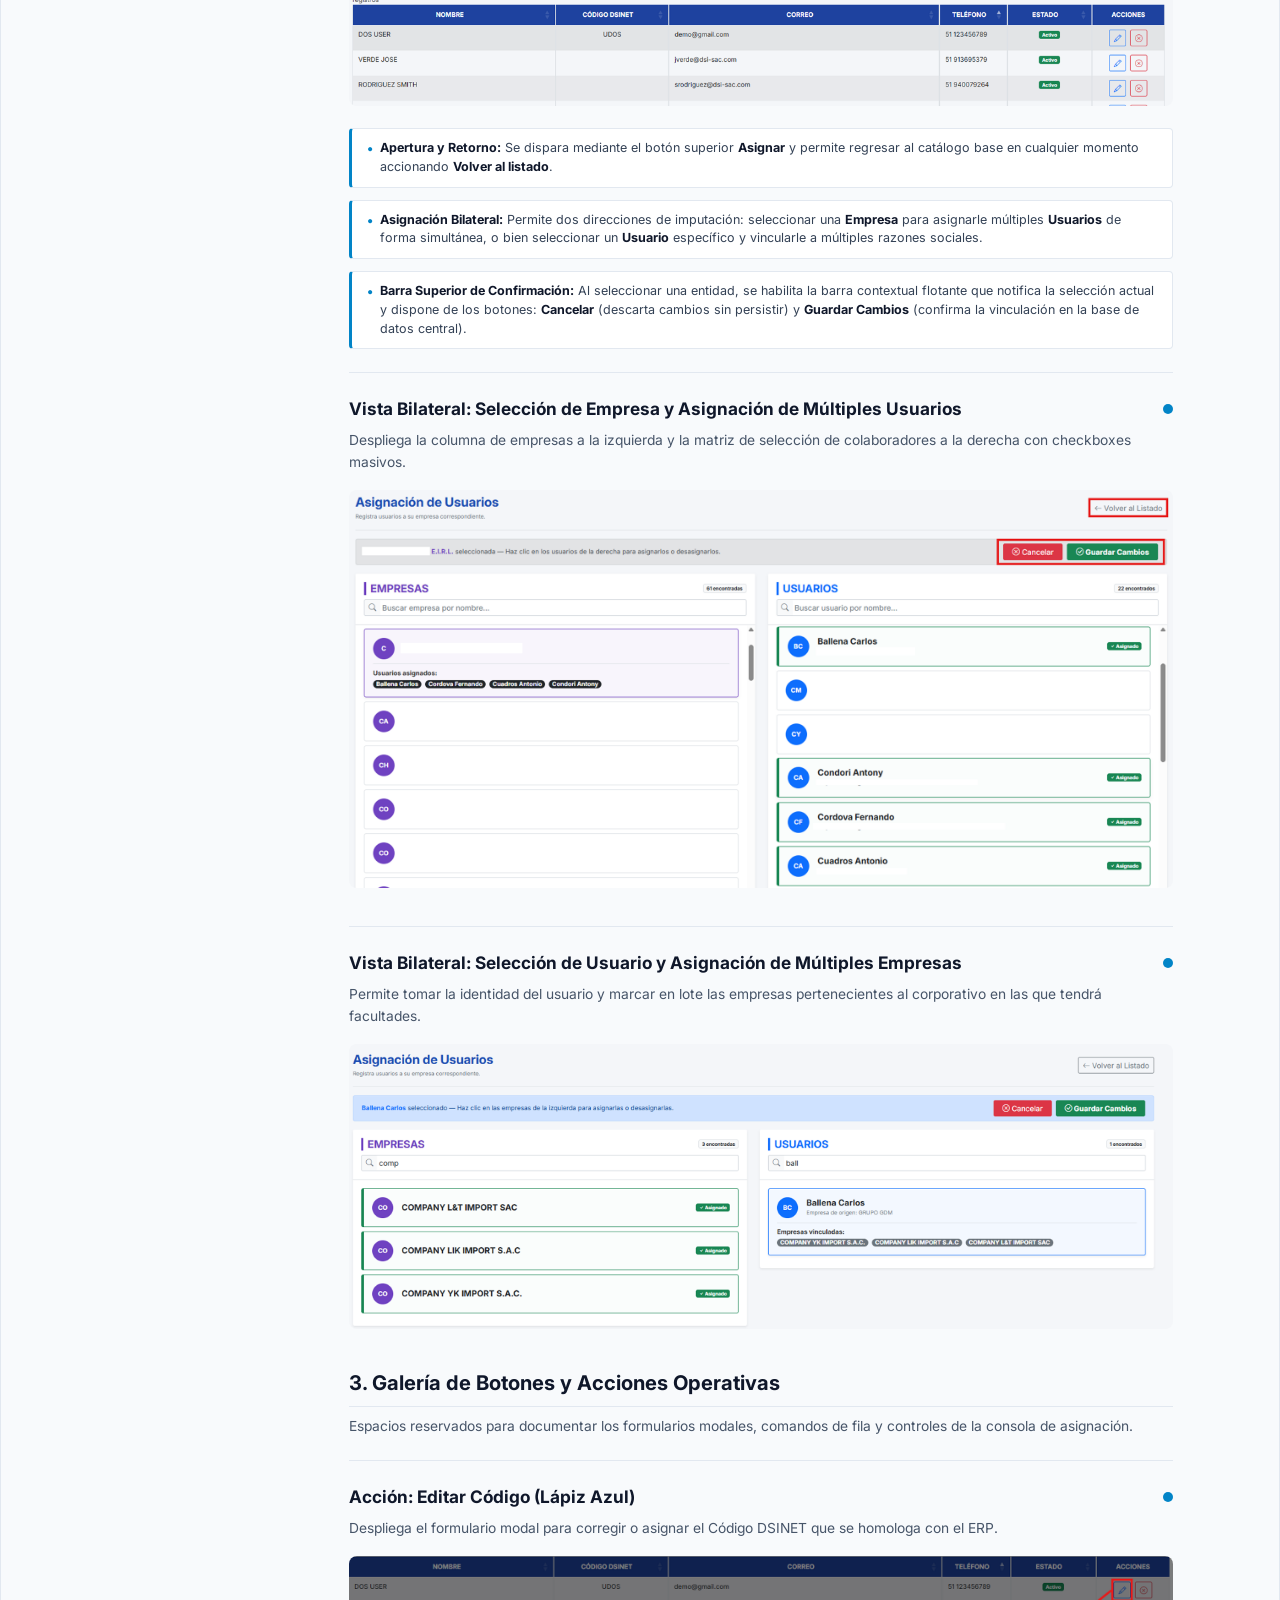
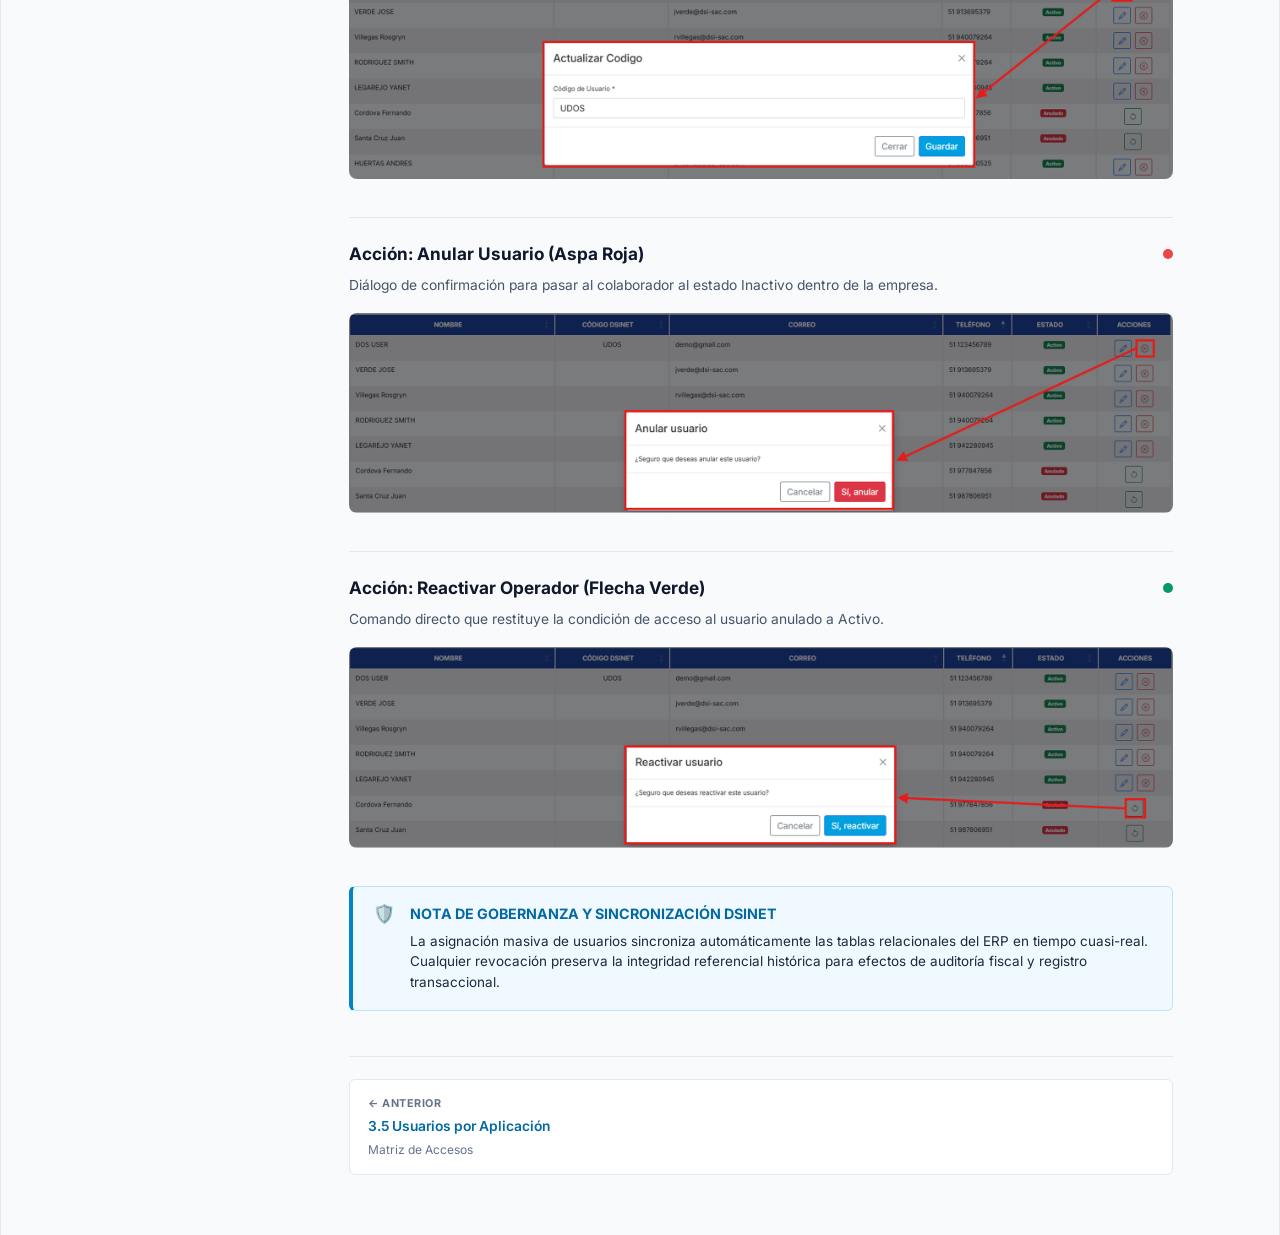
<file: 36-usuarios-empresa.html>
<!DOCTYPE html>
<html lang="es">
<head>
  <meta charset="UTF-8">
  <meta name="viewport" content="width=device-width, initial-scale=1.0">
  <title>3.6 Mantenimiento de Usuarios por Empresa - DSI GERENCIAL</title>
  <link rel="preconnect" href="https://fonts.googleapis.com">
  <link rel="preconnect" href="https://fonts.gstatic.com" crossorigin>
  <link href="https://fonts.googleapis.com/css2?family=Inter:wght@400;500;600;700;800&display=swap" rel="stylesheet">
  <link rel="stylesheet" href="styles.css">
</head>
<body>

  <!-- ==========================================================================
       CABECERA GLOBAL (TOPBAR)
       ========================================================================== -->
<header class="topbar">
  <div class="topbar-inner">
    
    <div class="topbar-left">
      <button class="mobile-toggle-btn" id="mobileMenuBtn" aria-label="Abrir menú de navegación">☰</button>
      <div class="brand-group">
        <span class="brand-logo">DSI SAC</span>
        <span class="brand-divider"></span>
        <span class="brand-title">MANUAL CORPORATIVO - DSI GERENCIAL</span>
      </div>
    </div>

    <!-- Bloque derecho vacío o reservado para no romper flexbox -->
    <div class="topbar-right" style="display: none;"></div>

  </div>
</header>
  <!-- ==========================================================================
       LAYOUT PRINCIPAL DE 2 COLUMNAS
       ========================================================================== -->
  <div class="layout-container">

    <!-- COLUMNA 1: SIDEBAR IZQUIERDO (300px FIJO) -->
    <aside class="sidebar" id="sidebar">
      
      <div class="sidebar-search-area">
        <input type="text" id="sidebarFilter" placeholder="Filtrar por sección...">
      </div>

      <div class="sidebar-root-title">▼ DSI GERENCIAL - MANUAL DE USUARIO</div>

      <!-- 0. GENERALIDADES -->
     <div class="nav-category" data-group="cat-0">
          <button class="category-toggle" aria-expanded="true">
            <span class="toggle-arrow">▼</span> 0. GENERALIDADES
          </button>
          <ul class="category-links" id="cat-0">
          <li>
            <a href="index.html" class="nav-item">
              <span class="bullet">•</span> 0.0 ¿Qué es DSI GERENCIAL?
            </a>
          </li>
          <li>
            <a href="01-login.html" class="nav-item">
              <span class="bullet">•</span> 0.1 Login e inicio de sesión
            </a>
          </li>
        </ul>
      </div>

      <!-- 1. BOTONES Y HOME -->
      <div class="nav-category" data-group="cat-1">
          <button class="category-toggle" aria-expanded="true">
            <span class="toggle-arrow">▼</span> 1. BOTONES Y HOME
          </button>
          <ul class="category-links" id="cat-1">
          <li>
            <a href="10-botones-tablas.html" class="nav-item">
              <span class="bullet">•</span> 1.0 Barra Superior, Botones y Controles de Tabla
            </a>
          </li>
          <li>
            <a href="11-corporacion.html" class="nav-item">
              <span class="bullet">•</span> 1.1 Clientes por Corporación
            </a>
          </li>
          <li>
            <a href="12-vps.html" class="nav-item">
              <span class="bullet">•</span> 1.2 Clientes por VPS
            </a>
          </li>
          <li>
            <a href="13-ftp.html" class="nav-item">
              <span class="bullet">•</span> 1.3 FTP del DSINET
            </a>
          </li>
        </ul>
      </div>

      <!-- 2. ALERTA -->
      <div class="nav-category" data-group="cat-2">
          <button class="category-toggle" aria-expanded="true">
            <span class="toggle-arrow">▼</span> 2. ALERTA
          </button>
          <ul class="category-links" id="cat-2">
          <li>
            <a href="21-alertas-cpe.html" class="nav-item">
              <span class="bullet">•</span> 2.1 Responsables Alerta CPE
            </a>
          </li>
        </ul>
      </div>

      <!-- 3. MANTENIMIENTOS (GRUPO DESPLEGADO Y 3.6 ACTIVE) -->
      <div class="nav-category" data-group="cat-3">
          <button class="category-toggle" aria-expanded="true">
            <span class="toggle-arrow">▼</span> 3. MANTENIMIENTOS
          </button>
          <ul class="category-links" id="cat-3">
          <li>
            <a href="31-corporaciones.html" class="nav-item">
              <span class="bullet">•</span> 3.1 Mantenimiento de Corporaciones
            </a>
          </li>
          <li>
            <a href="32-empresas.html" class="nav-item">
              <span class="bullet">•</span> 3.2 Mantenimiento de Empresas
            </a>
          </li>
          <li>
            <a href="33-aplicaciones.html" class="nav-item">
              <span class="bullet">•</span> 3.3 Mantenimiento de Aplicaciones
            </a>
          </li>
          <li>
            <a href="34-usuarios.html" class="nav-item">
              <span class="bullet">•</span> 3.4 Mantenimiento de Usuarios
            </a>
          </li>
          <li>
            <a href="35-usuarios-app.html" class="nav-item">
              <span class="bullet">•</span> 3.5 Usuarios por Aplicación
            </a>
          </li>
          <li>
            <a href="36-usuarios-empresa.html" class="nav-item active">
              <span class="bullet">•</span> 3.6 Usuarios por Empresa
            </a>
          </li>
        </ul>
      </div>

    </aside>

    <!-- Fondo tenue para dispositivos móviles -->
    <div class="sidebar-backdrop" id="sidebarBackdrop"></div>

    <!-- COLUMNA 2: ÁREA DE CONTENIDO PRINCIPAL -->
    <main class="main-content">

      <!-- Breadcrumbs oficiales -->
      <nav class="breadcrumb-trail" aria-label="Migas de pan">
        <a href="index.html">Docs</a>
        <span class="separator">/</span>
        <a href="31-corporaciones.html">3. MANTENIMIENTOS</a>
        <span class="separator">/</span>
        <span class="active-crumb">3.6 Usuarios por Empresa</span>
      </nav>

      <!-- 1. ENCABEZADO Y METADATOS -->
      <header class="doc-header">
        <div class="doc-meta-tags">
          <span class="meta-tag badge-section">NÓMINA Y ASIGNACIÓN MASIVA</span>
          <span class="meta-tag">Sección 3.6</span>
          <span class="meta-tag">Última revisión: Octubre 2024</span>
          <span class="meta-tag">Lectura estimada: 6 min</span>
          <span class="meta-tag badge-access">Producción Activa</span>
        </div>
        <h1 class="doc-title">3.6 Mantenimiento de Usuarios por Empresa y Asignación Masiva</h1>
        <p class="doc-intro">
          Consola de administración para la gestión de nómina por empresa, edición de códigos transaccionales DSINET y vinculación masiva bilateral mediante la herramienta interactiva de asignación.
        </p>
      </header>

      <!-- Recuadro destacado: Ruta de Acceso -->
      <div class="callout-box" style="margin-bottom: 2em;">
        <div class="callout-icon">📍</div>
        <div class="callout-body">
          <div class="callout-title">Ruta de Acceso al Módulo</div>
          <p>
            <strong>1.</strong> Barra Superior &nbsp;➔&nbsp; 
            <strong>2.</strong> Menú <strong>Mantenimientos ⌵</strong> &nbsp;➔&nbsp; 
            <strong>3.</strong> Clic en <strong>Usuario Empresa</strong> &nbsp;➔&nbsp; 
            <strong>4.</strong> Seleccionar empresa en el menú desplegable superior.
          </p>
        </div>
      </div>

      <!-- 2. ESPECIFICACIÓN TÉCNICA DE LA GRILLA DE USUARIOS POR EMPRESA -->
      <section class="content-section">
        <h2 class="section-heading">1. Especificación Técnica de la Grilla de Usuarios por Empresa</h2>
        <p class="section-description">
          Estructura de controles y directivas operativas integradas en la grilla transaccional.
        </p>

        <!-- ESPACIO 1: IMAGEN DE LA GRILLA PRINCIPAL -->
        <img src="IMAGENES/3.ADMINISTRACION/3.6USUARIOS_EMPRESA/image 127.png" 
       alt="Ventana Principal de Acceso" 
       style="width: 100%; height: auto; display: block; border-radius: 8px; margin-bottom: 1.5em;">
        </article>

        <!-- Tabla Completa de Controles y Columnas de la Grilla -->
        <div class="table-responsive-wrapper">
          <table class="manual-table">
            <thead>
              <tr>
                <th style="width: 20%;">CAMPO / CONTROL</th>
                <th style="width: 18%;">TIPO DE ELEMENTO</th>
                <th style="width: 18%;">ESTADO / VALOR</th>
                <th style="width: 44%;">PROPÓSITO OPERATIVO Y REGLA DE NEGOCIO</th>
              </tr>
            </thead>
            <tbody>
              <tr>
                <td><strong>Desplegable de Empresas (Cabecera)</strong></td>
                <td>Combobox</td>
                <td>Empresas Activas</td>
                <td>Permite alternar la nómina de colaboradores entre las diferentes razones sociales sin recargar la página.</td>
              </tr>
              <tr>
                <td><strong>Buscador Superior</strong></td>
                <td>Campo de Búsqueda</td>
                <td>Filtrado en tiempo real</td>
                <td>Búsqueda reactiva por nombres, código DSINET, correo institucional o teléfono.</td>
              </tr>
              <tr>
                <td><strong>Código DSINET <span style="color: #0284C7;">›</span></strong></td>
                <td>Identificador Técnico</td>
                <td>Alfanumérico</td>
                <td>Código de usuario asignado en el ERP transaccional para imputación en bases de datos contables y operativas.</td>
              </tr>
              <tr>
                <td><strong>Acción: Editar Código</strong></td>
                <td>Lápiz Azul Contextual</td>
                <td>Modal de Edición</td>
                <td>Permite registrar o actualizar el Código DSINET, correo o número telefónico directamente en el expediente corporativo.</td>
              </tr>
              <tr>
                <td><strong>Acción: Anular (Aspa Roja)</strong></td>
                <td>Botón de Inactivación</td>
                <td>Diálogo Confirmatorio</td>
                <td>Pasa al colaborador al estado "Anulado", retirando permisos operativos en la empresa sin eliminar su historial.</td>
              </tr>
              <tr>
                <td><strong>Acción: Reactivar (Flecha Verde)</strong></td>
                <td>Botón de Restauración</td>
                <td>Comando Rápido</td>
                <td>Reincorpora al usuario previamente anulado al estado Activo con un solo clic, habilitando su perfil de acceso.</td>
              </tr>
            </tbody>
          </table>
        </div>
      </section>

      <!-- 3. CONSOLA DE ASIGNACIÓN MASIVA DE USUARIOS (BOTÓN ASIGNAR) -->
      <section class="content-section">
        <h2 class="section-heading">2. Consola de Asignación Masiva de Usuarios (Botón Asignar)</h2>
        <p class="section-description">
          Herramienta avanzada orientada a la consolidación masiva de perfiles de usuario. Reglas y dinámica operativa:
        </p>

        <img src="IMAGENES/3.ADMINISTRACION/3.6USUARIOS_EMPRESA/image 128.png" 
       alt="Ventana Principal de Acceso" 
       style="width: 100%; height: auto; display: block; border-radius: 8px; margin-bottom: 1.5em;">
        </article>

        <div class="features-list" style="margin-bottom: 1.5em; display: flex; flex-direction: column; gap: 0.8em;">
          <div class="feature-item" style="display: flex; align-items: flex-start; gap: 0.6em;">
            <span style="color: #0284C7; font-weight: bold;">•</span>
            <span style="font-size: 0.95em; color: #334155;">
              <strong>Apertura y Retorno:</strong> Se dispara mediante el botón superior <strong>Asignar</strong> y permite regresar al catálogo base en cualquier momento accionando <strong>Volver al listado</strong>.
            </span>
          </div>
          <div class="feature-item" style="display: flex; align-items: flex-start; gap: 0.6em;">
            <span style="color: #0284C7; font-weight: bold;">•</span>
            <span style="font-size: 0.95em; color: #334155;">
              <strong>Asignación Bilateral:</strong> Permite dos direcciones de imputación: seleccionar una <strong>Empresa</strong> para asignarle múltiples <strong>Usuarios</strong> de forma simultánea, o bien seleccionar un <strong>Usuario</strong> específico y vincularle a múltiples razones sociales.
            </span>
          </div>
          <div class="feature-item" style="display: flex; align-items: flex-start; gap: 0.6em;">
            <span style="color: #0284C7; font-weight: bold;">•</span>
            <span style="font-size: 0.95em; color: #334155;">
              <strong>Barra Superior de Confirmación:</strong> Al seleccionar una entidad, se habilita la barra contextual flotante que notifica la selección actual y dispone de los botones: <strong>Cancelar</strong> (descarta cambios sin persistir) y <strong>Guardar Cambios</strong> (confirma la vinculación en la base de datos central).
            </span>
          </div>
        </div>

        <!-- ESPACIO 2: VISTA BILATERAL EMPRESA -> USUARIOS -->
        <article class="content-section" style="margin-top: 1.5em; border-top: 1px solid #E2E8F0; padding-top: 1.5em;">
          <div style="display: flex; align-items: center; justify-content: space-between; margin-bottom: 0.4em;">
            <h3 style="font-size: 1.15em; font-weight: 700; color: #0F172A; margin: 0;">
              Vista Bilateral: Selección de Empresa y Asignación de Múltiples Usuarios
            </h3>
            <span style="display: inline-block; width: 10px; height: 10px; background-color: #0284C7; border-radius: 50%;"></span>
          </div>
          <p class="section-description" style="margin: 0 0 1.25em 0;">
            Despliega la columna de empresas a la izquierda y la matriz de selección de colaboradores a la derecha con checkboxes masivos.
          </p>

          <img src="IMAGENES/3.ADMINISTRACION/3.6USUARIOS_EMPRESA/image 129.png" 
       alt="Ventana Principal de Acceso" 
       style="width: 100%; height: auto; display: block; border-radius: 8px; margin-bottom: 1.5em;">
        </article>
        </article>

        <!-- ESPACIO 3: VISTA BILATERAL USUARIO -> EMPRESAS -->
        <article class="content-section" style="margin-top: 2em; border-top: 1px solid #E2E8F0; padding-top: 1.5em;">
          <div style="display: flex; align-items: center; justify-content: space-between; margin-bottom: 0.4em;">
            <h3 style="font-size: 1.15em; font-weight: 700; color: #0F172A; margin: 0;">
              Vista Bilateral: Selección de Usuario y Asignación de Múltiples Empresas
            </h3>
            <span style="display: inline-block; width: 10px; height: 10px; background-color: #0284C7; border-radius: 50%;"></span>
          </div>
          <p class="section-description" style="margin: 0 0 1.25em 0;">
            Permite tomar la identidad del usuario y marcar en lote las empresas pertenecientes al corporativo en las que tendrá facultades.
          </p>

          <img src="IMAGENES/3.ADMINISTRACION/3.6USUARIOS_EMPRESA/image 130.png" 
       alt="Ventana Principal de Acceso" 
       style="width: 100%; height: auto; display: block; border-radius: 8px; margin-bottom: 1.5em;">
        </article>
        </article>
      </section>

      <!-- 4. GALERÍA DE BOTONES Y ACCIONES OPERATIVAS -->
      <section class="content-section">
        <h2 class="section-heading">3. Galería de Botones y Acciones Operativas</h2>
        <p class="section-description">
          Espacios reservados para documentar los formularios modales, comandos de fila y controles de la consola de asignación.
        </p>

        <!-- ACCIÓN: EDITAR CÓDIGO -->
        <article class="content-section" style="margin-top: 1.5em; border-top: 1px solid #E2E8F0; padding-top: 1.5em;">
          <div style="display: flex; align-items: center; justify-content: space-between; margin-bottom: 0.4em;">
            <h3 style="font-size: 1.15em; font-weight: 700; color: #0F172A; margin: 0;">
              Acción: Editar Código (Lápiz Azul)
            </h3>
            <span style="display: inline-block; width: 10px; height: 10px; background-color: #0284C7; border-radius: 50%;"></span>
          </div>
          <p class="section-description" style="margin: 0 0 1.25em 0;">
            Despliega el formulario modal para corregir o asignar el Código DSINET que se homologa con el ERP.
          </p>

          <img src="IMAGENES/3.ADMINISTRACION/3.6USUARIOS_EMPRESA/image 131.png" 
       alt="Ventana Principal de Acceso" 
       style="width: 100%; height: auto; display: block; border-radius: 8px; margin-bottom: 1.5em;">
        </article>
        </article>

        <!-- ACCIÓN: ANULAR USUARIO -->
        <article class="content-section" style="margin-top: 2em; border-top: 1px solid #E2E8F0; padding-top: 1.5em;">
          <div style="display: flex; align-items: center; justify-content: space-between; margin-bottom: 0.4em;">
            <h3 style="font-size: 1.15em; font-weight: 700; color: #0F172A; margin: 0;">
              Acción: Anular Usuario (Aspa Roja)
            </h3>
            <span style="display: inline-block; width: 10px; height: 10px; background-color: #EF4444; border-radius: 50%;"></span>
          </div>
          <p class="section-description" style="margin: 0 0 1.25em 0;">
            Diálogo de confirmación para pasar al colaborador al estado Inactivo dentro de la empresa.
          </p>

          <img src="IMAGENES/3.ADMINISTRACION/3.6USUARIOS_EMPRESA/image 132.png" 
       alt="Ventana Principal de Acceso" 
       style="width: 100%; height: auto; display: block; border-radius: 8px; margin-bottom: 1.5em;">
        </article>
        </article>

        <!-- ACCIÓN: REACTIVAR OPERADOR -->
        <article class="content-section" style="margin-top: 2em; border-top: 1px solid #E2E8F0; padding-top: 1.5em;">
          <div style="display: flex; align-items: center; justify-content: space-between; margin-bottom: 0.4em;">
            <h3 style="font-size: 1.15em; font-weight: 700; color: #0F172A; margin: 0;">
              Acción: Reactivar Operador (Flecha Verde)
            </h3>
            <span style="display: inline-block; width: 10px; height: 10px; background-color: #059669; border-radius: 50%;"></span>
          </div>
          <p class="section-description" style="margin: 0 0 1.25em 0;">
            Comando directo que restituye la condición de acceso al usuario anulado a Activo.
          </p>

          <img src="IMAGENES/3.ADMINISTRACION/3.6USUARIOS_EMPRESA/image 133.png" 
       alt="Ventana Principal de Acceso" 
       style="width: 100%; height: auto; display: block; border-radius: 8px; margin-bottom: 1.5em;">
        </article>
        </article>
      </section>

      <!-- NOTA DE GOBERNANZA Y SINCRONIZACIÓN DSINET -->
      <div class="callout-box" style="margin-top: 2.5em;">
        <div class="callout-icon" style="font-size: 1.2em; color: #0284C7;">🛡️</div>
        <div class="callout-body">
          <div class="callout-title" style="color: #0369A1; font-weight: 700;">
            NOTA DE GOBERNANZA Y SINCRONIZACIÓN DSINET
          </div>
          <p>
            La asignación masiva de usuarios sincroniza automáticamente las tablas relacionales del ERP en tiempo cuasi-real. Cualquier revocación preserva la integridad referencial histórica para efectos de auditoría fiscal y registro transaccional.
          </p>
        </div>
      </div>

      <!-- PAGINACIÓN INFERIOR OFICIAL -->
      <footer class="pagination-footer" style="margin-top: 3em;">
        <a href="35-usuarios-app.html" class="pagination-card active-card">
          <span class="pagination-direction">← ANTERIOR</span>
          <span class="pagination-title">3.5 Usuarios por Aplicación</span>
          <span style="font-size: 0.8em; color: #64748B; margin-top: 0.2em;">Matriz de Accesos</span>
        </a>
      </footer>

    </main>
  </div>

  <script src="script.js"></script>
</body>
</html>
</file>
<file: styles.css>
/* ==========================================================================
   RESET Y VARIABLES DE DISEÑO
   Tipografía: 100% Inter
   Unidades: Exclusivamente em, px y % (ESTRICTAMENTE PROHIBIDO rem)
   ========================================================================== */

* {
  margin: 0;
  padding: 0;
  box-sizing: border-box;
}

body {
  font-family: 'Inter', -apple-system, BlinkMacSystemFont, "Segoe UI", Roboto, sans-serif;
  background-color: #F8FAFC;
  color: #0F172A;
  font-size: 15px; /* Base de referencia para el cálculo de 'em' */
  line-height: 1.6;
  -webkit-font-smoothing: antialiased;
}

/* ==========================================================================
   CABECERA GLOBAL (TOPBAR)
   ========================================================================== */
.topbar {
  background-color: #FFFFFF;
  border-bottom: 1px solid #E2E8F0;
  position: sticky;
  top: 0;
  z-index: 50;
  width: 100%;
}

.topbar-inner {
  display: flex;
  align-items: center;
  justify-content: space-between;
  padding: 0.75em 2em;
  gap: 1em;
  max-width: 1440px;      /* Evita que los botones se vayan a los extremos en monitores anchos */
  margin: 0 auto;         /* Centra la barra superior */
}

.topbar-left {
  display: flex;
  align-items: center;
  gap: 1em;
}

.mobile-toggle-btn {
  display: none;
  background: none;
  border: 1px solid #CBD5E1;
  padding: 0.35em 0.65em;
  border-radius: 4px;
  font-size: 1.15em;
  cursor: pointer;
  color: #0F172A;
}

.brand-group {
  display: flex;
  align-items: center;
  gap: 0.65em;
}

.brand-logo {
  font-weight: 800;
  font-size: 1.1em;
  color: #0369A1;
  letter-spacing: -0.02em;
}

.brand-divider {
  width: 1px;
  height: 1.2em;
  background-color: #CBD5E1;
}

.brand-title {
  font-weight: 700;
  font-size: 0.85em;
  color: #0F172A;
  letter-spacing: 0.04em;
}

.brand-badge {
  background-color: #F0F9FF;
  color: #0284C7;
  border: 1px solid #BAE6FD;
  font-size: 0.7em;
  font-weight: 700;
  padding: 0.2em 0.55em;
  border-radius: 999px;
}

.topbar-center {
  flex: 1;
  max-width: 460px;
}

.search-box-global {
  position: relative;
  display: flex;
  align-items: center;
  width: 100%;
}

.search-box-global input {
  width: 100%;
  padding: 0.5em 3.2em 0.5em 2.2em;
  border-radius: 6px;
  border: 1px solid #CBD5E1;
  background-color: #F8FAFC;
  font-family: 'Inter', sans-serif;
  font-size: 0.85em;
  color: #0F172A;
  transition: all 0.2s ease;
}

.search-box-global input:focus {
  outline: none;
  border-color: #0284C7;
  background-color: #FFFFFF;
  box-shadow: 0 0 0 3px rgba(2, 132, 199, 0.12);
}

.search-icon {
  position: absolute;
  left: 0.75em;
  font-size: 0.85em;
  opacity: 0.6;
  pointer-events: none;
}

.shortcut-badge {
  position: absolute;
  right: 0.75em;
  background-color: #FFFFFF;
  border: 1px solid #CBD5E1;
  border-radius: 3px;
  font-size: 0.7em;
  padding: 0.15em 0.4em;
  color: #64748B;
  pointer-events: none;
}

.topbar-right {
  display: flex;
  align-items: center;
  gap: 1.2em;
}

.service-status {
  display: flex;
  align-items: center;
  gap: 0.4em;
  font-size: 0.8em;
  font-weight: 500;
  color: #475569;
}

.status-indicator {
  width: 8px;
  height: 8px;
  border-radius: 50%;
  background-color: #059669;
}

.support-anchor {
  font-size: 0.85em;
  color: #0284C7;
  text-decoration: none;
  font-weight: 500;
}

.support-anchor:hover {
  text-decoration: underline;
}

.user-avatar {
  width: 32px;
  height: 32px;
  border-radius: 50%;
  background-color: #0369A1;
  color: #FFFFFF;
  display: flex;
  align-items: center;
  justify-content: center;
  font-size: 0.75em;
  font-weight: 700;
  cursor: pointer;
}

/* ==========================================================================
   LAYOUT PRINCIPAL DE 2 COLUMNAS
   ========================================================================== */
.layout-container {
  display: flex;
  width: 100%;
  max-width: 1440px;      
  margin: 0 auto;        
  min-height: calc(100vh - 58px);
  border-left: 1px solid #E2E8F0;
  border-right: 1px solid #E2E8F0;
}

/* Columna 1: Sidebar Izquierdo */
.sidebar {
  width: 300px;
  min-width: 300px;
  flex-shrink: 0;
  background-color: #FFFFFF;
  border-right: 1px solid #E2E8F0;
  padding: 1.25em 1em;
  overflow-y: auto;
  position: sticky;
  top: 58px;
  height: calc(100vh - 58px);
}

.sidebar-search-area {
  margin-bottom: 1.2em;
}

.sidebar-search-area input {
  width: 100%;
  padding: 0.55em 0.85em;
  border-radius: 5px;
  border: 1px solid #CBD5E1;
  background-color: #F8FAFC;
  font-family: 'Inter', sans-serif;
  font-size: 0.85em;
  color: #0F172A;
}

.sidebar-search-area input:focus {
  outline: none;
  border-color: #0284C7;
  background-color: #FFFFFF;
}

.sidebar-root-title {
  font-size: 0.75em;
  font-weight: 800;
  color: #64748B;
  text-transform: uppercase;
  letter-spacing: 0.05em;
  margin-bottom: 0.8em;
  padding-left: 0.5em;
}

.nav-category {
  margin-bottom: 0.6em;
}

.category-toggle {
  width: 100%;
  background: none;
  border: none;
  text-align: left;
  font-family: 'Inter', sans-serif;
  font-size: 0.82em;
  font-weight: 700;
  color: #1E293B;
  padding: 0.45em 0.5em;
  border-radius: 4px;
  cursor: pointer;
  display: flex;
  align-items: center;
  gap: 0.45em;
  transition: background-color 0.15s ease;
}

.category-toggle:hover {
  background-color: #F1F5F9;
}

.toggle-arrow {
  font-size: 0.7em;
  color: #64748B;
  display: inline-block;
  transition: transform 0.2s ease;
}

.category-links {
  list-style: none;
  padding-left: 0.9em;
  margin-top: 0.2em;
}

.category-links li {
  margin-bottom: 0.15em;
}

.nav-item {
  display: flex;
  align-items: center;
  gap: 0.4em;
  padding: 0.4em 0.6em;
  border-radius: 4px;
  text-decoration: none;
  font-size: 0.82em;
  color: #475569;
  line-height: 1.35;
  transition: all 0.15s ease;
}

.nav-item:hover {
  background-color: #F8FAFC;
  color: #0284C7;
}

.nav-item.active {
  background-color: #F0F9FF;
  color: #0284C7;
  font-weight: 600;
  border-left: 3px solid #0284C7;
}

.nav-item .bullet {
  font-size: 0.8em;
  opacity: 0.7;
}

/* Columna 2: Contenido Principal */
.main-content {
  flex: 1;
  max-width: 920px;
  padding: 2.2em 3.2em 4em 3.2em;
  margin: 0;              /* CAMBIO CLAVE: Elimina el margin: 0 auto que abría el hueco blanco */
}

/* ==========================================================================
   BREADCRUMBS Y METADATOS
   ========================================================================== */
.breadcrumb-trail {
  display: flex;
  align-items: center;
  gap: 0.45em;
  font-size: 0.8em;
  color: #64748B;
  margin-bottom: 1.4em;
}

.breadcrumb-trail a {
  color: #64748B;
  text-decoration: none;
}

.breadcrumb-trail a:hover {
  color: #0284C7;
}

.breadcrumb-trail .separator {
  opacity: 0.5;
}

.breadcrumb-trail .active-crumb {
  color: #0284C7;
  font-weight: 500;
}

.doc-header {
  margin-bottom: 2em;
}

.doc-meta-tags {
  display: flex;
  flex-wrap: wrap;
  gap: 0.5em;
  margin-bottom: 0.9em;
}

.meta-tag {
  font-size: 0.75em;
  background-color: #F1F5F9;
  color: #475569;
  padding: 0.25em 0.6em;
  border-radius: 4px;
  font-weight: 500;
}

.meta-tag.badge-section {
  background-color: #E0F2FE;
  color: #0369A1;
  font-weight: 600;
}

.meta-tag.badge-access {
  background-color: #FEF3C7;
  color: #92400E;
  font-weight: 600;
}

.doc-title {
  font-size: 1.95em;
  font-weight: 800;
  color: #0F172A;
  line-height: 1.25;
  letter-spacing: -0.02em;
  margin-bottom: 0.5em;
}

.doc-intro {
  font-size: 1.05em;
  color: #334155;
  line-height: 1.65;
}

/* ==========================================================================
   CUADRO DE AVISO (CALLOUT BOX)
   ========================================================================== */
.callout-box {
  display: flex;
  gap: 1em;
  background-color: #F0F9FF;
  border: 1px solid #BAE6FD;
  border-left: 4px solid #0284C7;
  border-radius: 6px;
  padding: 1.2em 1.4em;
  margin-bottom: 2.2em;
}

.callout-icon {
  font-size: 1.35em;
  line-height: 1;
}

.callout-body {
  flex: 1;
}

.callout-title {
  font-size: 0.95em;
  font-weight: 700;
  color: #0369A1;
  margin-bottom: 0.3em;
}

.callout-body p {
  font-size: 0.9em;
  color: #1E293B;
  line-height: 1.55;
}

/* ==========================================================================
   SECCIONES Y PLACEHOLDERS DE IMAGEN
   ========================================================================== */
.content-section {
  margin-bottom: 2.5em;
}

.section-heading {
  font-size: 1.35em;
  font-weight: 700;
  color: #0F172A;
  margin-bottom: 0.4em;
  border-bottom: 1px solid #E2E8F0;
  padding-bottom: 0.35em;
}

.section-description {
  font-size: 0.92em;
  color: #475569;
  margin-bottom: 1.2em;
}

.screenshot-container {
  width: 100%;
  margin: 1.5em 0;
  border: 1px solid #CBD5E1;
  border-radius: 8px;
  background-color: #F8FAFC;
  overflow: hidden;
}

.img-placeholder {
  background-color: #F8FAFC;
  border: 2px dashed #CBD5E1;
  border-radius: 8px;
  display: flex;
  flex-direction: column;
  align-items: center;
  justify-content: center;
  padding: 1.8em;
  text-align: center;
  box-sizing: border-box;
}

.placeholder-icon {
  font-size: 1.8em;
  margin-bottom: 0.35em;
}

.placeholder-title {
  font-size: 0.9em;
  font-weight: 600;
  color: #334155;
  margin-bottom: 0.25em;
}

.placeholder-subtext {
  font-size: 0.78em;
  color: #64748B;
  max-width: 520px;
}

/* ==========================================================================
   GRILLA DE PILARES FUNDAMENTALES (CARDS)
   ========================================================================== */
.pillars-grid {
  display: grid;
  grid-template-columns: repeat(2, 1fr);
  gap: 1.2em;
  margin-top: 1em;
}

.pillar-card {
  background-color: #FFFFFF;
  border: 1px solid #E2E8F0;
  border-radius: 8px;
  padding: 1.2em;
  display: flex;
  flex-direction: column;
  justify-content: space-between;
  box-shadow: 0 1px 3px rgba(0, 0, 0, 0.04);
}

.pillar-top {
  display: flex;
  justify-content: space-between;
  align-items: center;
  margin-bottom: 0.7em;
}

.pillar-chip {
  font-size: 0.68em;
  font-weight: 700;
  letter-spacing: 0.04em;
  padding: 0.2em 0.55em;
  border-radius: 4px;
}

.chip-blue {
  background-color: #E0F2FE;
  color: #0369A1;
}

.chip-purple {
  background-color: #F3E8FF;
  color: #6B21A8;
}

.chip-amber {
  background-color: #FEF3C7;
  color: #92400E;
}

.chip-green {
  background-color: #DCFCE7;
  color: #166534;
}

.pillar-icon {
  font-size: 1.25em;
}

.pillar-title {
  font-size: 1em;
  font-weight: 700;
  color: #0F172A;
  margin-bottom: 0.45em;
}

.pillar-desc {
  font-size: 0.85em;
  color: #475569;
  line-height: 1.5;
  flex: 1;
}

.pillar-footer {
  margin-top: 0.85em;
  padding-top: 0.65em;
  border-top: 1px dashed #E2E8F0;
}

.subtext-item {
  font-size: 0.75em;
  color: #64748B;
  font-weight: 500;
}

/* ==========================================================================
   TABLA TÉCNICA ESTRUCTURADA
   ========================================================================== */
.table-responsive-wrapper {
  overflow-x: auto;
  border: 1px solid #E2E8F0;
  border-radius: 6px;
  background-color: #FFFFFF;
}

.manual-table {
  width: 100%;
  border-collapse: collapse;
  text-align: left;
  font-size: 0.88em;
}

.manual-table thead {
  background-color: #F8FAFC;
  border-bottom: 1px solid #CBD5E1;
}

.manual-table th {
  padding: 0.75em 1em;
  font-weight: 700;
  color: #334155;
  font-size: 0.82em;
  letter-spacing: 0.03em;
}

.manual-table td {
  padding: 0.85em 1em;
  border-bottom: 1px solid #E2E8F0;
  color: #334155;
  vertical-align: top;
  line-height: 1.5;
}

.manual-table tbody tr:last-child td {
  border-bottom: none;
}

.manual-table tbody tr:hover {
  background-color: #F8FAFC;
}

/* ==========================================================================
   PAGINACIÓN INFERIOR
   ========================================================================== */
.pagination-footer {
  display: flex;
  justify-content: space-between;
  gap: 1.2em;
  margin-top: 3.5em;
  padding-top: 1.5em;
  border-top: 1px solid #E2E8F0;
}

.pagination-card {
  flex: 1;
  padding: 1em 1.2em;
  border: 1px solid #E2E8F0;
  border-radius: 6px;
  background-color: #FFFFFF;
  text-decoration: none;
  display: flex;
  flex-direction: column;
  transition: all 0.2s ease;
}

.pagination-card.disabled {
  opacity: 0.55;
  cursor: not-allowed;
  background-color: #F8FAFC;
}

.pagination-card.active-card:hover {
  border-color: #0284C7;
  background-color: #F0F9FF;
  transform: translateY(-2px);
  box-shadow: 0 4px 6px -1px rgba(0, 0, 0, 0.05);
}

.pagination-direction {
  font-size: 0.72em;
  font-weight: 700;
  color: #64748B;
  letter-spacing: 0.05em;
  margin-bottom: 0.25em;
}

.pagination-title {
  font-size: 0.92em;
  font-weight: 600;
  color: #0369A1;
}

/* ==========================================================================
   MEDIA QUERIES (RESPONSIVE)
   ========================================================================== */
@media (max-width: 992px) {
  .topbar-center {
    display: none;
  }

  .mobile-toggle-btn {
    display: block;
  }

  .sidebar {
    position: fixed;
    top: 0;
    left: -320px;
    height: 100vh;
    z-index: 100;
    box-shadow: 4px 0 12px rgba(0, 0, 0, 0.15);
    transition: left 0.3s ease;
  }

  .sidebar.open {
    left: 0;
  }

  .sidebar-backdrop {
    display: none;
    position: fixed;
    top: 0;
    left: 0;
    width: 100vw;
    height: 100vh;
    background-color: rgba(15, 23, 42, 0.5);
    z-index: 90;
  }

  .sidebar-backdrop.active {
    display: block;
  }

  .main-content {
    padding: 1.8em 1.5em;
  }

  .pillars-grid {
    grid-template-columns: 1fr;
  }
}

@media (max-width: 600px) {
  .brand-title, .brand-divider {
    display: none;
  }

  .doc-title {
    font-size: 1.5em;
  }

  .pagination-footer {
    flex-direction: column;
  }
}

/* ==========================================================================
   LISTA DE PASOS SECUENCIALES (ESTILO MICROSOFT LEARN)
   ========================================================================== */
.step-guide {
  display: flex;
  flex-direction: column;
  gap: 0.85em;
  margin: 1.2em 0 1.6em 0;
}

.step-item {
  display: flex;
  align-items: flex-start;
  gap: 0.85em;
  background-color: #FFFFFF;
  border: 1px solid #E2E8F0;
  border-radius: 6px;
  padding: 0.85em 1.1em;
}

.step-number {
  flex-shrink: 0;
  width: 24px;
  height: 24px;
  background-color: #0284C7;
  color: #FFFFFF;
  border-radius: 50%;
  display: flex;
  align-items: center;
  justify-content: center;
  font-size: 0.75em;
  font-weight: 700;
  margin-top: 0.1em;
}

.step-body {
  font-size: 0.88em;
  color: #334155;
  line-height: 1.5;
}

.step-body strong {
  color: #0F172A;
}
/* ==========================================================================
   LISTA DESCRIPTIVA DE CARACTERÍSTICAS
   ========================================================================== */
.features-list {
  display: flex;
  flex-direction: column;
  gap: 0.75em;
  margin: 1.2em 0 1.6em 0;
}

.feature-item {
  background-color: #FFFFFF;
  border: 1px solid #E2E8F0;
  border-left: 3px solid #0284C7;
  border-radius: 4px;
  padding: 0.75em 1.1em;
  font-size: 0.88em;
  color: #334155;
  line-height: 1.5;
}

.feature-item strong {
  color: #0F172A;
}

/* ==========================================================================
   REFERENCIAS VISUALES DE ACCIONES (TARJETAS INDIVIDUALES EN LISTA)
   ========================================================================== */
.visual-actions-section {
  margin-top: 2.5em;
}

.visual-actions-header {
  margin-bottom: 1.2em;
}

.visual-actions-title {
  font-size: 1.15em;
  font-weight: 700;
  color: #0F172A;
  margin-bottom: 0.25em;
}

.visual-actions-subtitle {
  font-size: 0.85em;
  color: #64748B;
}

.action-cards-stack {
  display: flex;
  flex-direction: column;
  gap: 1.1em;
}

.action-card-item {
  background-color: #FFFFFF;
  border: 1px solid #E2E8F0;
  border-radius: 8px;
  padding: 1.1em 1.25em 1.35em 1.25em;
  box-shadow: 0 1px 3px rgba(15, 23, 42, 0.04);
}

.action-card-header {
  display: flex;
  flex-direction: column;
  gap: 0.2em;
  margin-bottom: 1em;
}

.action-card-title {
  font-size: 0.95em;
  font-weight: 700;
  color: #0F172A;
}

.action-card-desc {
  font-size: 0.84em;
  color: #64748B;
}

.action-screenshot-box {
  width: 100%;
  background-color: #F8FAFC;
  border: 1px solid #E2E8F0;
  border-radius: 6px;
  padding: 1.2em;
  display: flex;
  align-items: center;
  justify-content: center;
  overflow: hidden;
}

.action-preview-img {
  width: 100%;
  max-width: 620px;       /* Ancho óptimo para que los recortes de tabla no se estiren */
  height: auto;
  display: block;
  border-radius: 4px;
  box-shadow: 0 2px 4px rgba(15, 23, 42, 0.06);
  image-rendering: -webkit-optimize-contrast;
}

/* ==========================================================================
   PLACEHOLDERS Y CONTENEDORES DE CAPTURAS
   ========================================================================== */
.screenshot-container {
  width: 100%;
  margin: 1.5em 0;
  border: 1px solid #CBD5E1;
  border-radius: 8px;
  background-color: #F8FAFC;
  overflow: hidden;
}

.img-placeholder {
  display: flex;
  align-items: center;
  justify-content: center;
  position: relative;
  background-color: #F8FAFC;
}

.action-preview-img {
  width: 100%;
  height: auto;
  display: block;
  object-fit: cover;
}

.fallback-placeholder {
  display: flex;
  flex-direction: column;
  align-items: center;
  justify-content: center;
  padding: 2.5em 1.5em;
  text-align: center;
  gap: 0.5em;
}

.placeholder-icon {
  font-size: 2em;
}

.placeholder-title {
  font-size: 0.95em;
  font-weight: 600;
  color: #334155;
}

.placeholder-subtitle {
  font-size: 0.82em;
  color: #64748B;
  max-width: 32em;
}

/* ==========================================================================
   CALLOUT BOX (AVISOS IMPORTANTES)
   ========================================================================== */
.callout-box {
  display: flex;
  gap: 1em;
  background-color: #F0F9FF;
  border: 1px solid #BAE6FD;
  border-left: 4px solid #0284C7;
  border-radius: 6px;
  padding: 1.1em 1.3em;
  margin: 1.8em 0;
}

.callout-icon {
  flex-shrink: 0;
  margin-top: 0.1em;
}

.callout-title {
  font-size: 0.95em;
  font-weight: 700;
  color: #0369A1;
  margin-bottom: 0.3em;
}

.callout-text {
  font-size: 0.88em;
  color: #334155;
  line-height: 1.5;
  margin: 0;
}
</file>
